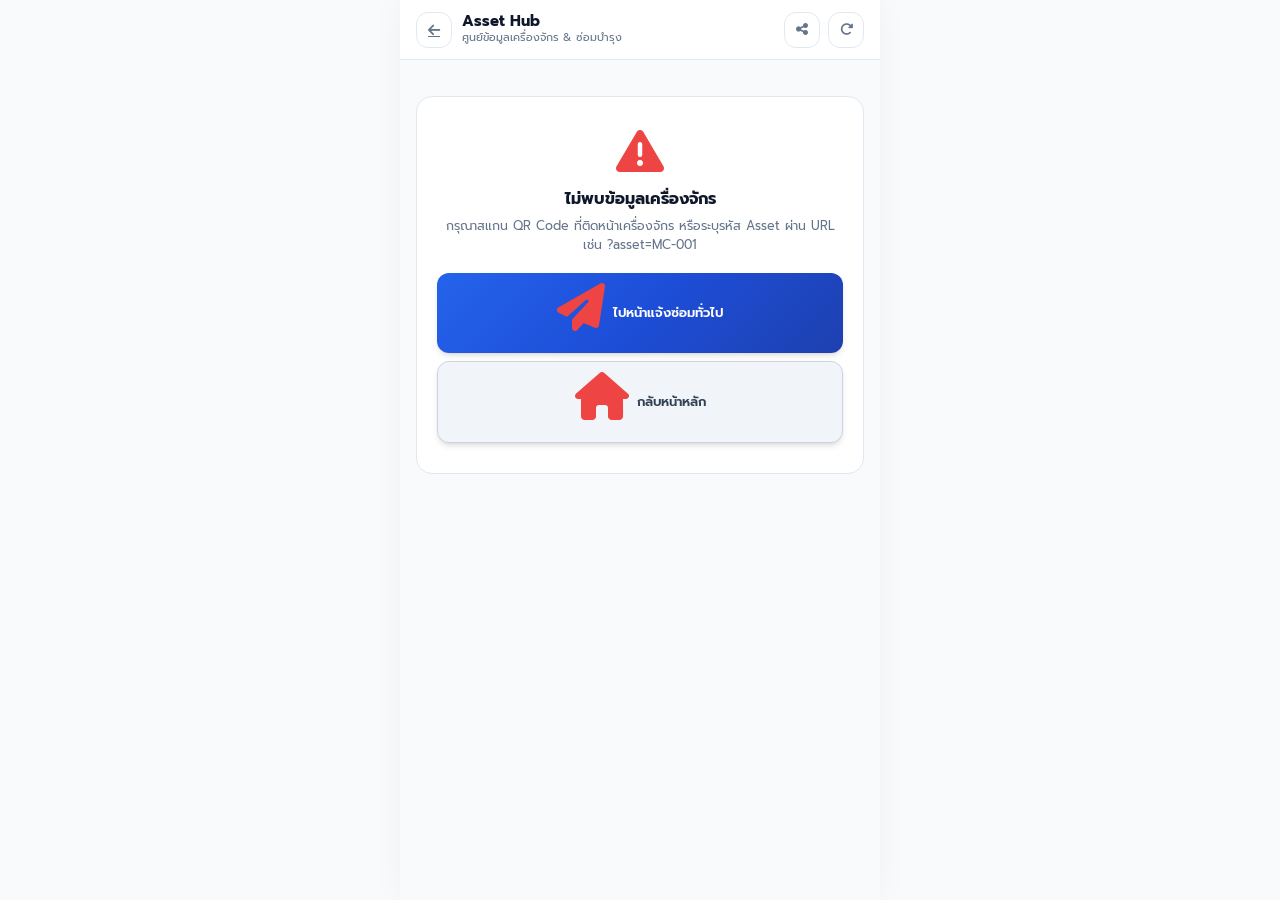
<file: asset.html>
<!DOCTYPE html>
<html lang="th">

<head>
  <meta charset="UTF-8" />
  <link rel="icon" type="image/x-icon" href="favicon.ico" />
  <meta name="viewport" content="width=device-width, initial-scale=1.0" />
  <title>AUT CMMS - ข้อมูลเครื่องจักร & จัดการซ่อมบำรุง</title>

  <!-- Central Stylesheet -->
  <link rel="stylesheet" href="css/style.css" />

  <!-- FontAwesome -->
  <link rel="stylesheet" href="https://cdnjs.cloudflare.com/ajax/libs/font-awesome/6.7.2/css/all.min.css" />

  <!-- LINE LIFF SDK -->
  <script charset="utf-8" src="https://static.line-scdn.net/liff/edge/2/sdk.js"></script>

  <style>
    /* Machine Hero Section */
    .machine-hero {
      position: relative;
      background: linear-gradient(135deg, #1e293b 0%, #0f172a 100%);
      color: white;
      border-radius: var(--radius-lg);
      overflow: hidden;
      margin-bottom: 16px;
      box-shadow: 0 10px 25px -5px rgba(15, 23, 42, 0.35);
      border: 1px solid rgba(255, 255, 255, 0.08);
    }

    .machine-hero-cover {
      width: 100%;
      height: 180px;
      background: #334155;
      position: relative;
      overflow: hidden;
      display: flex;
      align-items: center;
      justify-content: center;
    }

    .machine-hero-cover img {
      width: 100%;
      height: 100%;
      object-fit: cover;
      display: block;
    }

    .machine-cover-fallback {
      display: flex;
      flex-direction: column;
      align-items: center;
      justify-content: center;
      color: #94a3b8;
      gap: 8px;
    }

    .machine-cover-fallback i {
      font-size: 44px;
      color: #64748b;
    }

    .machine-hero-body {
      padding: 16px;
    }

    .machine-code-row {
      display: flex;
      align-items: center;
      justify-content: space-between;
      gap: 8px;
      margin-bottom: 6px;
    }

    .machine-code-tag {
      background: rgba(37, 99, 235, 0.25);
      color: #93c5fd;
      border: 1px solid rgba(147, 197, 253, 0.3);
      padding: 3px 10px;
      border-radius: var(--radius-full);
      font-size: 11px;
      font-weight: 700;
      letter-spacing: 0.5px;
      display: inline-flex;
      align-items: center;
      gap: 5px;
    }

    .machine-name-title {
      font-size: 18px;
      font-weight: 700;
      color: #ffffff;
      line-height: 1.3;
      margin-bottom: 10px;
    }

    .machine-meta-grid {
      display: grid;
      grid-template-columns: 1fr 1fr;
      gap: 10px;
      background: rgba(255, 255, 255, 0.05);
      border-radius: var(--radius-md);
      padding: 10px 12px;
      font-size: 11.5px;
      border: 1px solid rgba(255, 255, 255, 0.05);
    }

    .machine-meta-item {
      display: flex;
      flex-direction: column;
    }

    .machine-meta-label {
      color: #94a3b8;
      font-size: 10px;
      text-transform: uppercase;
      font-weight: 600;
    }

    .machine-meta-val {
      color: #f1f5f9;
      font-weight: 600;
      margin-top: 1px;
      white-space: nowrap;
      overflow: hidden;
      text-overflow: ellipsis;
    }

    /* Status Pills */
    .machine-status-pill {
      display: inline-flex;
      align-items: center;
      gap: 6px;
      font-size: 10.5px;
      font-weight: 700;
      padding: 3px 9px;
      border-radius: 12px;
    }

    .status-operational {
      background: #064e3b;
      color: #6ee7b7;
      border: 1px solid #059669;
    }

    .status-breakdown {
      background: #7f1d1d;
      color: #fca5a5;
      border: 1px solid #dc2626;
      animation: pulseAlert 2s infinite;
    }

    .status-maintenance {
      background: #78350f;
      color: #fde68a;
      border: 1px solid #d97706;
    }

    @keyframes pulseAlert {
      0%, 100% { opacity: 1; }
      50% { opacity: 0.75; }
    }

    /* Action Cards */
    .action-header-title {
      font-size: 13px;
      font-weight: 700;
      color: var(--text-main);
      margin-bottom: 10px;
      display: flex;
      align-items: center;
      gap: 6px;
    }

    .action-card-btn {
      display: flex;
      align-items: center;
      gap: 14px;
      padding: 14px 16px;
      border-radius: var(--radius-lg);
      text-decoration: none;
      margin-bottom: 10px;
      transition: all 0.2s ease;
      position: relative;
      overflow: hidden;
      border: 1.5px solid transparent;
      box-shadow: 0 4px 10px rgba(0, 0, 0, 0.04);
    }

    .action-card-btn:active {
      transform: scale(0.985);
    }

    .action-repair {
      background: linear-gradient(135deg, #ffffff 0%, #fef2f2 100%);
      border-color: #fecaca;
    }

    .action-repair .action-icon-box {
      background: #fee2e2;
      color: #dc2626;
    }

    .action-repair:hover {
      border-color: #ef4444;
      box-shadow: 0 6px 16px rgba(239, 68, 68, 0.12);
    }

    .action-pm {
      background: linear-gradient(135deg, #ffffff 0%, #f0fdf4 100%);
      border-color: #bbf7d0;
    }

    .action-pm .action-icon-box {
      background: #dcfce7;
      color: #16a34a;
    }

    .action-pm:hover {
      border-color: #22c55e;
      box-shadow: 0 6px 16px rgba(34, 197, 94, 0.12);
    }

    .action-history {
      background: linear-gradient(135deg, #ffffff 0%, #eff6ff 100%);
      border-color: #bfdbfe;
    }

    .action-history .action-icon-box {
      background: #dbeafe;
      color: #2563eb;
    }

    .action-history:hover {
      border-color: #3b82f6;
      box-shadow: 0 6px 16px rgba(37, 99, 235, 0.12);
    }

    .action-icon-box {
      width: 44px;
      height: 44px;
      border-radius: var(--radius-md);
      display: flex;
      align-items: center;
      justify-content: center;
      font-size: 20px;
      flex-shrink: 0;
    }

    .action-text-area {
      flex: 1;
      min-width: 0;
    }

    .action-title {
      font-size: 14px;
      font-weight: 700;
      color: var(--text-main);
      display: flex;
      align-items: center;
      gap: 6px;
    }

    .action-desc {
      font-size: 11.5px;
      color: var(--text-muted);
      margin-top: 2px;
      line-height: 1.35;
    }

    .action-arrow {
      color: #94a3b8;
      font-size: 13px;
      flex-shrink: 0;
    }

    /* Active Ticket Warning Card */
    .active-ticket-alert {
      background: #fffbeb;
      border: 1.5px solid #fde68a;
      border-radius: var(--radius-md);
      padding: 12px;
      margin-bottom: 14px;
      display: flex;
      align-items: flex-start;
      gap: 10px;
    }

    .active-ticket-alert i {
      color: #d97706;
      font-size: 18px;
      margin-top: 2px;
      flex-shrink: 0;
    }

    /* Sub-components Accordion */
    .component-card {
      background: white;
      border: 1px solid var(--border-color);
      border-radius: var(--radius-md);
      margin-bottom: 8px;
      padding: 10px 12px;
      display: flex;
      align-items: center;
      justify-content: space-between;
      gap: 10px;
      transition: all 0.15s;
    }

    .component-card:hover {
      border-color: #cbd5e1;
      background: #f8fafc;
    }

    .comp-btn-report {
      font-size: 11px;
      padding: 5px 9px;
      border-radius: 6px;
      border: 1px solid #fecaca;
      background: #fff1f2;
      color: #e11d48;
      text-decoration: none;
      font-weight: 600;
      display: inline-flex;
      align-items: center;
      gap: 4px;
      white-space: nowrap;
    }

    .comp-btn-report:hover {
      background: #ffe4e6;
    }

    /* Empty state */
    .asset-not-found-card {
      background: white;
      border: 1px solid var(--border-color);
      border-radius: var(--radius-lg);
      padding: 30px 20px;
      text-align: center;
      margin-top: 20px;
    }

    .asset-not-found-card i {
      font-size: 48px;
      color: #ef4444;
      margin-bottom: 12px;
    }

    /* Copy Toast */
    #copyToast {
      position: fixed;
      bottom: 24px;
      left: 50%;
      transform: translateX(-50%) translateY(100px);
      background: rgba(15, 23, 42, 0.95);
      color: white;
      padding: 8px 16px;
      border-radius: 20px;
      font-size: 12px;
      font-weight: 500;
      display: flex;
      align-items: center;
      gap: 6px;
      box-shadow: 0 10px 20px rgba(0, 0, 0, 0.2);
      transition: transform 0.25s ease;
      z-index: 100;
      pointer-events: none;
    }

    #copyToast.show {
      transform: translateX(-50%) translateY(0);
    }
  </style>
</head>

<body>

  <!-- =========================================================
       LOADING OVERLAY
  ========================================================== -->
  <div id="loadingOverlay">
    <div class="loading-icon-wrapper">
      <div class="loading-spinner"></div>
      <i class="fa-solid fa-qrcode loading-tool-icon"></i>
    </div>
    <div id="loadingText">กำลังโหลดข้อมูลเครื่องจักร...</div>
    <div id="loadingSubText">กรุณารอสักครู่</div>
    <div class="loading-progress">
      <div class="loading-progress-bar"></div>
    </div>
  </div>

  <!-- Toast Notification -->
  <div id="copyToast">
    <i class="fa-solid fa-circle-check" style="color: #4ade80;"></i>
    <span id="copyToastText">คัดลอกลิงก์สำเร็จ</span>
  </div>

  <!-- =========================================================
       APP CONTAINER
  ========================================================== -->
  <div class="app-container">

    <!-- Header -->
    <header class="app-header">
      <div class="header-brand">
        <a href="index.html" class="header-icon-btn" title="กลับหน้าแรก">
          <i class="fa-solid fa-arrow-left"></i>
        </a>
        <div>
          <h1 class="header-title">Asset Hub</h1>
          <p class="header-subtitle">ศูนย์ข้อมูลเครื่องจักร & ซ่อมบำรุง</p>
        </div>
      </div>
      <div class="header-actions">
        <button class="header-icon-btn" onclick="shareAssetLink()" title="แชร์ / คัดลอกลิงก์ QR">
          <i class="fa-solid fa-share-nodes"></i>
        </button>
        <button class="header-icon-btn" onclick="loadAssetData()" title="รีเฟรชข้อมูล">
          <i class="fa-solid fa-rotate-right"></i>
        </button>
      </div>
    </header>

    <!-- Main Content -->
    <main class="main-content fade-in">

      <!-- View: Asset Found -->
      <div id="assetFoundView" style="display: none;">

        <!-- Active Maintenance Alert (แสดงเมื่อมี Ticket กำลังดำเนินการ) -->
        <div id="activeTicketAlert" class="active-ticket-alert" style="display: none;">
          <i class="fa-solid fa-triangle-exclamation"></i>
          <div style="flex: 1; min-width: 0;">
            <div style="font-size: 12px; font-weight: 700; color: #92400e;">
              มีใบแจ้งซ่อมกำลังดำเนินการ
            </div>
            <div id="activeTicketDesc" style="font-size: 11px; color: #b45309; margin-top: 2px;">
              -
            </div>
            <a id="activeTicketLink" href="tracking.html" style="font-size: 11px; font-weight: 700; color: #b45309; text-decoration: underline; margin-top: 4px; display: inline-block;">
              ดูรายละเอียดใบงาน <i class="fa-solid fa-chevron-right" style="font-size: 9px;"></i>
            </a>
          </div>
        </div>

        <!-- Machine Hero Card -->
        <div class="machine-hero">
          <div class="machine-hero-cover" id="machineCoverBox">
            <div class="machine-cover-fallback">
              <i class="fa-solid fa-gears"></i>
              <span style="font-size: 11px;">AUT Industrial Equipment</span>
            </div>
          </div>
          <div class="machine-hero-body">
            <div class="machine-code-row">
              <div class="machine-code-tag">
                <i class="fa-solid fa-qrcode"></i>
                <span id="assetCodeText">-</span>
              </div>
              <div id="machineStatusPill" class="machine-status-pill status-operational">
                <i class="fa-solid fa-circle" style="font-size: 7px;"></i>
                <span id="machineStatusText">พร้อมใช้งาน</span>
              </div>
            </div>

            <h2 id="assetNameText" class="machine-name-title">-</h2>

            <div class="machine-meta-grid">
              <div class="machine-meta-item">
                <span class="machine-meta-label">แผนก (Department)</span>
                <span id="assetDeptText" class="machine-meta-val">-</span>
              </div>
              <div class="machine-meta-item">
                <span class="machine-meta-label">ตำแหน่ง (Location)</span>
                <span id="assetLocText" class="machine-meta-val">-</span>
              </div>
              <div class="machine-meta-item">
                <span class="machine-meta-label">กลุ่มเครื่อง (Group)</span>
                <span id="assetGroupText" class="machine-meta-val">-</span>
              </div>
              <div class="machine-meta-item">
                <span class="machine-meta-label">ความสำคัญ (Ranking)</span>
                <span id="assetRankText" class="machine-meta-val">-</span>
              </div>
            </div>
          </div>
        </div>

        <!-- Action Cards Grid (ปุ่มหลักในการใช้งาน) -->
        <div class="action-header-title">
          <i class="fa-solid fa-bolt" style="color: var(--primary);"></i>
          <span>เลือกคำสั่งที่ต้องการทำ</span>
        </div>

        <!-- 1. แจ้งซ่อมด่วน -->
        <a id="btnReportRepair" href="create-ticket.html" class="action-card-btn action-repair">
          <div class="action-icon-box">
            <i class="fa-solid fa-wrench"></i>
          </div>
          <div class="action-text-area">
            <div class="action-title" style="color: #991b1b;">
              <span>แจ้งซ่อมเครื่องจักร (Request Repair)</span>
              <span style="background: #fecaca; color: #dc2626; font-size: 9.5px; padding: 1px 6px; border-radius: 4px; font-weight: 800;">BM / CM</span>
            </div>
            <div class="action-desc">
              เครื่องเสีย, ผิดปกติ, หยุดไลน์ผลิต หรือชำรุด ระบบจะกรอกรหัสเครื่องนี้ให้อัตโนมัติ
            </div>
          </div>
          <div class="action-arrow">
            <i class="fa-solid fa-chevron-right"></i>
          </div>
        </a>

        <!-- 2. ตรวจเช็ค / ทำ PM -->
        <a id="btnDoPM" href="technician.html" class="action-card-btn action-pm">
          <div class="action-icon-box">
            <i class="fa-solid fa-calendar-check"></i>
          </div>
          <div class="action-text-area">
            <div class="action-title" style="color: #166534;">
              <span>บันทึกตรวจเช็ค PM (Preventive)</span>
              <span style="background: #bbf7d0; color: #16a34a; font-size: 9.5px; padding: 1px 6px; border-radius: 4px; font-weight: 800;">PM</span>
            </div>
            <div class="action-desc">
              สำหรับช่างบำรุงรักษา ตรวจสอบตามเช็คลิสต์ประจำรอบและบันทึกผล
            </div>
          </div>
          <div class="action-arrow">
            <i class="fa-solid fa-chevron-right"></i>
          </div>
        </a>

        <!-- 3. ดูประวัติการซ่อมบำรุง -->
        <a id="btnHistory" href="tracking.html" class="action-card-btn action-history">
          <div class="action-icon-box">
            <i class="fa-solid fa-clock-rotate-left"></i>
          </div>
          <div class="action-text-area">
            <div class="action-title" style="color: #1e40af;">
              <span>ประวัติการซ่อมบำรุง (Maintenance History)</span>
            </div>
            <div class="action-desc">
              ตรวจสอบประวัติการแจ้งซ่อมที่ผ่านมา การเปลี่ยนอะไหล่ และอาการเสีย
            </div>
          </div>
          <div class="action-arrow">
            <i class="fa-solid fa-chevron-right"></i>
          </div>
        </a>

        <!-- Sub-Components Section (ถ้ามีชิ้นส่วนย่อย) -->
        <div id="componentsSection" style="display: none; margin-top: 18px;">
          <div class="action-header-title">
            <i class="fa-solid fa-puzzle-piece" style="color: #8b5cf6;"></i>
            <span>ชิ้นส่วนและอุปกรณ์ย่อย (Components)</span>
            <span id="componentsCountBadge" style="background: #ede9fe; color: #6d28d9; font-size: 10px; padding: 1px 6px; border-radius: 8px; font-weight: 700;">0</span>
          </div>
          <div id="componentsListContainer"></div>
        </div>

        <!-- Recent Maintenance List -->
        <div id="recentHistorySection" style="margin-top: 20px;">
          <div class="action-header-title">
            <i class="fa-solid fa-list-check" style="color: var(--secondary);"></i>
            <span>ประวัติซ่อมล่าสุดของเครื่องนี้</span>
          </div>
          <div id="recentTicketsContainer">
            <div style="font-size: 12px; color: var(--text-muted); text-align: center; padding: 12px; background: white; border: 1px solid var(--border-color); border-radius: var(--radius-md);">
              กำลังค้นหาประวัติงานซ่อม...
            </div>
          </div>
        </div>

        <!-- QR Code Reference Card -->
        <div style="background: white; border: 1px solid var(--border-color); border-radius: var(--radius-md); padding: 14px; margin-top: 20px; text-align: center;">
          <div style="font-size: 11px; font-weight: 700; color: var(--text-muted); margin-bottom: 6px;">
            <i class="fa-solid fa-qrcode" style="margin-right: 4px;"></i> ลิงก์สำหรับสร้าง QR Code เครื่องนี้
          </div>
          <div id="qrDirectUrlText" style="font-size: 10px; color: #475569; background: #f8fafc; padding: 6px 8px; border-radius: 6px; word-break: break-all; border: 1px dashed #cbd5e1; font-family: monospace;">
            -
          </div>
          <button type="button" onclick="copyQRLink()" class="btn-primary" style="margin-top: 10px; width: 100%; font-size: 12px; padding: 8px 14px; justify-content: center;">
            <i class="fa-regular fa-copy"></i> คัดลอกลิงก์สำหรับใส่ใน Google Sheets
          </button>
        </div>

      </div>

      <!-- View: Asset Not Found / Blank State -->
      <div id="assetNotFoundView" style="display: none;" class="asset-not-found-card">
        <i class="fa-solid fa-triangle-exclamation"></i>
        <h2 style="font-size: 16px; font-weight: 700; color: var(--text-main); margin-bottom: 6px;">ไม่พบข้อมูลเครื่องจักร</h2>
        <p id="assetNotFoundMessage" style="font-size: 12.5px; color: var(--text-muted); line-height: 1.5; margin-bottom: 18px;">
          ไม่พบรหัสเครื่องจักรในระบบ หรืออาจยังไม่ได้ระบุรหัสเครื่องจักรใน URL
        </p>

        <div style="display: flex; flex-direction: column; gap: 8px;">
          <a href="create-ticket.html" class="btn-primary" style="justify-content: center; text-decoration: none; padding: 10px;">
            <i class="fa-solid fa-paper-plane"></i> ไปหน้าแจ้งซ่อมทั่วไป
          </a>
          <a href="index.html" class="btn-primary" style="justify-content: center; text-decoration: none; padding: 10px; background: #f1f5f9; color: #334155; border: 1px solid #cbd5e1;">
            <i class="fa-solid fa-house"></i> กลับหน้าหลัก
          </a>
        </div>
      </div>

    </main>
  </div>

  <!-- Scripts -->
  <script src="js/api.js"></script>
  <script src="js/liff-auth.js"></script>

  <script>
    let currentAssetCode = "";
    let matchedAsset = null;
    let matchedComponents = [];
    let assetTickets = [];

    document.addEventListener("DOMContentLoaded", async function () {
      try {
        await LiffAuth.init({
          requiredAuth: false,
          onReady: (user) => {
            console.log("LIFF Ready in asset.html:", user);
          }
        });

        await loadAssetData();
      } catch (err) {
        console.error("Init Error in asset.html:", err);
        showNotFound("เกิดข้อผิดพลาดในการโหลดระบบ: " + (err.message || err));
      } finally {
        LiffAuth.hideLoading();
      }
    });

    /**
     * ดึง Parameter จาก URL และโหลดข้อมูลเครื่องจักร
     */
    async function loadAssetData() {
      LiffAuth.showLoading("กำลังค้นหาข้อมูลเครื่องจักร...", "กรุณารอสักครู่");

      const params = new URLSearchParams(window.location.search);
      currentAssetCode = (params.get("asset") || params.get("code") || params.get("id") || params.get("machine") || "").trim();

      if (!currentAssetCode) {
        LiffAuth.hideLoading();
        showNotFound("กรุณาสแกน QR Code ที่ติดหน้าเครื่องจักร หรือระบุรหัส Asset ผ่าน URL เช่น ?asset=MC-001");
        return;
      }

      try {
        // 1. ดึง Master Machines จาก API
        const res = await CmmsApi.getMachines();
        let rawAssets = [];
        let rawComponents = [];

        if (res && res.status === "success") {
          rawAssets = res.data?.assets || [];
          rawComponents = res.data?.components || [];
        }

        // ค้นหาเครื่องจักรที่ตรงกับ currentAssetCode
        const upperCode = currentAssetCode.toUpperCase();
        matchedAsset = rawAssets.find(a => 
          (a.assetCode && a.assetCode.toUpperCase() === upperCode) ||
          (a.asset_code && a.asset_code.toUpperCase() === upperCode)
        );

        // หากไม่เจอตรงๆ ลองตรวจว่าเป็นรหัส Component หรือไม่ (ต้องไม่ใช่แถวที่ compCode ซ้ำกับ assetCode)
        if (!matchedAsset) {
          const compMatch = rawComponents.find(c => 
            c.compCode && 
            c.compCode.toUpperCase() === upperCode &&
            c.assetCode &&
            c.assetCode.toUpperCase() !== upperCode
          );
          if (compMatch && compMatch.assetCode) {
            matchedAsset = rawAssets.find(a => 
              (a.assetCode && a.assetCode.toUpperCase() === compMatch.assetCode.toUpperCase()) ||
              (a.asset_code && a.asset_code.toUpperCase() === compMatch.assetCode.toUpperCase())
            );
            if (matchedAsset) {
              currentAssetCode = matchedAsset.assetCode || matchedAsset.asset_code;
            }
          }
        }

        if (!matchedAsset) {
          // หากยังไม่พบข้อมูลใน master แต่มีรหัสที่สแกนมา ให้สร้าง Object จำลองเพื่อให้ผู้ใช้แจ้งซ่อมต่อได้
          matchedAsset = {
            assetCode: currentAssetCode,
            machineName: `เครื่องจักร ${currentAssetCode}`,
            department: "ไม่ระบุแผนก",
            location: "หน้างาน",
            category: "ทั่วไป",
            machine_group: "-",
            ranking: "-",
            image_url: ""
          };
        }

        // ดึงชิ้นส่วนย่อยที่ผูกกับเครื่องนี้ (คัดแถวที่ compCode ซ้ำกับรหัสเครื่องออก)
        matchedComponents = rawComponents.filter(c => 
          (c.assetCode && c.assetCode.toUpperCase() === currentAssetCode.toUpperCase()) &&
          (c.compCode && c.compCode.toUpperCase() !== currentAssetCode.toUpperCase())
        );

        // 2. Render ข้อมูลเครื่องจักร
        renderAssetDetails(matchedAsset, matchedComponents);

        // 3. ดึง Tickets ที่เกี่ยวข้องกับเครื่องนี้เพื่อดูประวัติและสถานะงานค้าง
        fetchAssetTickets(currentAssetCode);

        // แสดง View สำเร็จ
        document.getElementById("assetFoundView").style.display = "block";
        document.getElementById("assetNotFoundView").style.display = "none";

      } catch (err) {
        console.error("Load Machine Error:", err);
        showNotFound("ไม่สามารถดึงข้อมูลเครื่องจักรได้: " + (err.message || err));
      } finally {
        LiffAuth.hideLoading();
      }
    }

    /**
     * Render ข้อมูลเครื่องจักรลงบนหน้าจอ
     */
    function renderAssetDetails(asset, components) {
      const code = asset.assetCode || asset.asset_code || currentAssetCode;
      const name = asset.machineName || asset.asset_name || "เครื่องจักรทั่วไป";
      const dept = asset.department || asset.dept || "-";
      const loc = asset.location || "-";
      const group = asset.machine_group || asset.category || "-";
      const rank = asset.ranking ? `Rank ${asset.ranking}` : "-";

      document.getElementById("assetCodeText").textContent = code;
      document.getElementById("assetNameText").textContent = name;
      document.getElementById("assetDeptText").textContent = dept;
      document.getElementById("assetLocText").textContent = loc;
      document.getElementById("assetGroupText").textContent = group;
      document.getElementById("assetRankText").textContent = rank;

      // Machine Cover Image
      const coverBox = document.getElementById("machineCoverBox");
      if (asset.image_url && asset.image_url.trim()) {
        coverBox.innerHTML = `<img src="${asset.image_url}" alt="${code}" onerror="this.onerror=null; this.parentElement.innerHTML='<div class=\\'machine-cover-fallback\\'><i class=\\'fa-solid fa-gears\\'></i><span>${code}</span></div>';" />`;
      } else {
        coverBox.innerHTML = `
          <div class="machine-cover-fallback">
            <i class="fa-solid fa-industry"></i>
            <span style="font-size: 11px; font-weight: 600;">${code}</span>
          </div>
        `;
      }

      // Configure Action URLs
      const btnReport = document.getElementById("btnReportRepair");
      const btnPM = document.getElementById("btnDoPM");
      const btnHistory = document.getElementById("btnHistory");

      if (btnReport) btnReport.href = `create-ticket.html?asset=${encodeURIComponent(code)}`;
      if (btnPM) btnPM.href = `technician.html?asset=${encodeURIComponent(code)}&filter=pm`;
      if (btnHistory) btnHistory.href = `tracking.html?asset=${encodeURIComponent(code)}`;

      // Render Components (ถ้ามี)
      const compSection = document.getElementById("componentsSection");
      const compContainer = document.getElementById("componentsListContainer");
      const compBadge = document.getElementById("componentsCountBadge");

      if (components && components.length > 0) {
        compSection.style.display = "block";
        compBadge.textContent = components.length;

        let compHtml = "";
        components.forEach(c => {
          const compCode = c.compCode || "-";
          const compName = c.compName || c.description || compCode;
          compHtml += `
            <div class="component-card">
              <div>
                <div style="font-size: 12px; font-weight: 700; color: var(--text-main);">
                  ${compCode}
                </div>
                <div style="font-size: 11px; color: var(--text-muted); margin-top: 1px;">
                  ${compName}
                </div>
              </div>
              <a href="create-ticket.html?asset=${encodeURIComponent(code)}&comp=${encodeURIComponent(compCode)}" class="comp-btn-report" title="แจ้งซ่อมชิ้นส่วนนี้">
                <i class="fa-solid fa-wrench"></i> แจ้งซ่อมจุดนี้
              </a>
            </div>
          `;
        });
        compContainer.innerHTML = compHtml;
      } else {
        compSection.style.display = "none";
      }

      // Set Direct QR Link Display
      const qrUrl = getCanonicalAssetUrl(code);
      const qrTextEl = document.getElementById("qrDirectUrlText");
      if (qrTextEl) qrTextEl.textContent = qrUrl;
    }

    /**
     * ดึงประวัติการแจ้งซ่อมของเครื่องนี้
     */
    async function fetchAssetTickets(assetCode) {
      try {
        const res = await CmmsApi.getTickets("", "");
        let tickets = [];
        if (res && res.status === "success" && Array.isArray(res.data)) {
          tickets = res.data;
        } else if (Array.isArray(res)) {
          tickets = res;
        }

        const upper = assetCode.toUpperCase();
        assetTickets = tickets.filter(t => {
          const tCode = (t.assetCode || t.machineName || "").toUpperCase();
          return tCode === upper || tCode.includes(upper);
        });

        // 1. ตรวจสอบว่ามีใบงานที่กำลังซ่อมค้างอยู่หรือไม่ (Breakdown / In Progress)
        const activeTicket = assetTickets.find(t => {
          const s = (t.status || t.Status || "").toLowerCase();
          const reqS = (t.requestStatus || "").toLowerCase();
          return s.includes("prog") || s.includes("กำลัง") || s.includes("ซ่อม") || s.includes("wait") || s.includes("รออะไหล่") || s.includes("pending") || reqS === "pending assignment";
        });

        const statusPill = document.getElementById("machineStatusPill");
        const statusText = document.getElementById("machineStatusText");
        const activeAlert = document.getElementById("activeTicketAlert");
        const activeDesc = document.getElementById("activeTicketDesc");
        const activeLink = document.getElementById("activeTicketLink");

        if (activeTicket) {
          statusPill.className = "machine-status-pill status-breakdown";
          statusText.textContent = "อยู่ระหว่างซ่อม";

          if (activeAlert && activeDesc) {
            const ticketNo = activeTicket.ticketNo || activeTicket.requestCode || activeTicket.id || "TICKET";
            const symptom = activeTicket.symptom || activeTicket.description || "ไม่ระบุอาการ";
            activeDesc.textContent = `ใบงาน #${ticketNo}: ${symptom}`;
            activeLink.href = `tracking.html?ticket=${encodeURIComponent(ticketNo)}`;
            activeAlert.style.display = "flex";
          }
        } else {
          statusPill.className = "machine-status-pill status-operational";
          statusText.textContent = "พร้อมใช้งาน";
          if (activeAlert) activeAlert.style.display = "none";
        }

        // 2. Render ประวัติ 3 รายการล่าสุด
        renderRecentTickets(assetTickets);

      } catch (e) {
        console.warn("Could not fetch asset tickets history:", e);
        const container = document.getElementById("recentTicketsContainer");
        if (container) {
          container.innerHTML = `
            <div style="font-size: 11px; color: var(--text-muted); text-align: center; padding: 10px;">
              ไม่สามารถดึงข้อมูลประวัติย้อนหลังได้
            </div>
          `;
        }
      }
    }

    /**
     * Render ประวัติงานซ่อมย้อนหลัง
     */
    function renderRecentTickets(tickets) {
      const container = document.getElementById("recentTicketsContainer");
      if (!container) return;

      if (!tickets || tickets.length === 0) {
        container.innerHTML = `
          <div style="font-size: 12px; color: var(--text-muted); text-align: center; padding: 14px; background: white; border: 1px solid var(--border-color); border-radius: var(--radius-md);">
            <i class="fa-solid fa-check-circle" style="color: #10b981; margin-right: 4px;"></i>
            ไม่มีประวัติการแจ้งซ่อมค้างสำหรับเครื่องจักรนี้
          </div>
        `;
        return;
      }

      const topRecent = tickets.slice(0, 3);
      let html = "";

      topRecent.forEach(t => {
        const ticketNo = t.ticketNo || t.requestCode || t.id || "TICKET";
        const symptom = t.symptom || t.description || "-";
        const date = t.date || t.createdAt || "";
        const status = t.status || t.Status || "Pending";

        let badgeClass = "badge-pending";
        const s = status.toLowerCase();
        if (s.includes("กำลัง") || s.includes("prog")) badgeClass = "badge-progress";
        else if (s.includes("รอ") && s.includes("อะไหล่")) badgeClass = "badge-waiting";
        else if (s.includes("เสร็จ") || s.includes("comp") || s.includes("ปิดงาน")) badgeClass = "badge-completed";
        else if (s.includes("ยกเลิก") || s.includes("reject")) badgeClass = "badge-rejected";

        html += `
          <div class="ticket-card" style="margin-bottom: 8px;" onclick="window.location.href='tracking.html?ticket=${encodeURIComponent(ticketNo)}'">
            <div class="ticket-header">
              <span class="ticket-no">#${ticketNo}</span>
              <span class="badge ${badgeClass}">${status}</span>
            </div>
            <div class="ticket-body" style="padding: 6px 0;">
              <div style="font-size: 12px; font-weight: 600; color: var(--text-main); line-height: 1.35;">
                ${symptom}
              </div>
            </div>
            <div class="ticket-footer" style="padding-top: 6px;">
              <span><i class="fa-regular fa-clock" style="margin-right: 3px;"></i>${date}</span>
              <span style="color: var(--primary); font-weight: 600;">ดูใบงาน <i class="fa-solid fa-chevron-right" style="font-size: 9px;"></i></span>
            </div>
          </div>
        `;
      });

      container.innerHTML = html;
    }

    /**
     * คำนวณ Canonical URL สำหรับใช้สร้าง QR Code
     */
    function getCanonicalAssetUrl(code) {
      const LIFF_ID = "2011076529-EKhCiseU";
      // หากรันใน LINE LIFF สามารถใช้ LIFF URL ได้
      return `https://liff.line.me/${LIFF_ID}/asset.html?asset=${encodeURIComponent(code)}`;
    }

    function copyQRLink() {
      const url = getCanonicalAssetUrl(currentAssetCode);
      if (navigator.clipboard && navigator.clipboard.writeText) {
        navigator.clipboard.writeText(url).then(() => {
          showToast("คัดลอกลิงก์สร้าง QR Code สำเร็จ!");
        }).catch(() => {
          prompt("คัดลอกลิงก์สำหรับใส่ใน Google Sheets:", url);
        });
      } else {
        prompt("คัดลอกลิงก์สำหรับใส่ใน Google Sheets:", url);
      }
    }

    function shareAssetLink() {
      const url = getCanonicalAssetUrl(currentAssetCode);
      const title = `AUT CMMS - เครื่องจักร ${currentAssetCode}`;
      if (navigator.share) {
        navigator.share({
          title: title,
          text: `ข้อมูลและลิงก์แจ้งซ่อมเครื่องจักร ${currentAssetCode}`,
          url: url
        }).catch(() => {});
      } else {
        copyQRLink();
      }
    }

    function showToast(msg) {
      const toast = document.getElementById("copyToast");
      const text = document.getElementById("copyToastText");
      if (!toast) return;
      if (text) text.textContent = msg;
      toast.classList.add("show");
      setTimeout(() => {
        toast.classList.remove("show");
      }, 2500);
    }

    function showNotFound(msg) {
      document.getElementById("assetFoundView").style.display = "none";
      const notFoundView = document.getElementById("assetNotFoundView");
      const msgEl = document.getElementById("assetNotFoundMessage");
      if (msgEl && msg) msgEl.textContent = msg;
      notFoundView.style.display = "block";
    }
  </script>
</body>

</html>
</file>
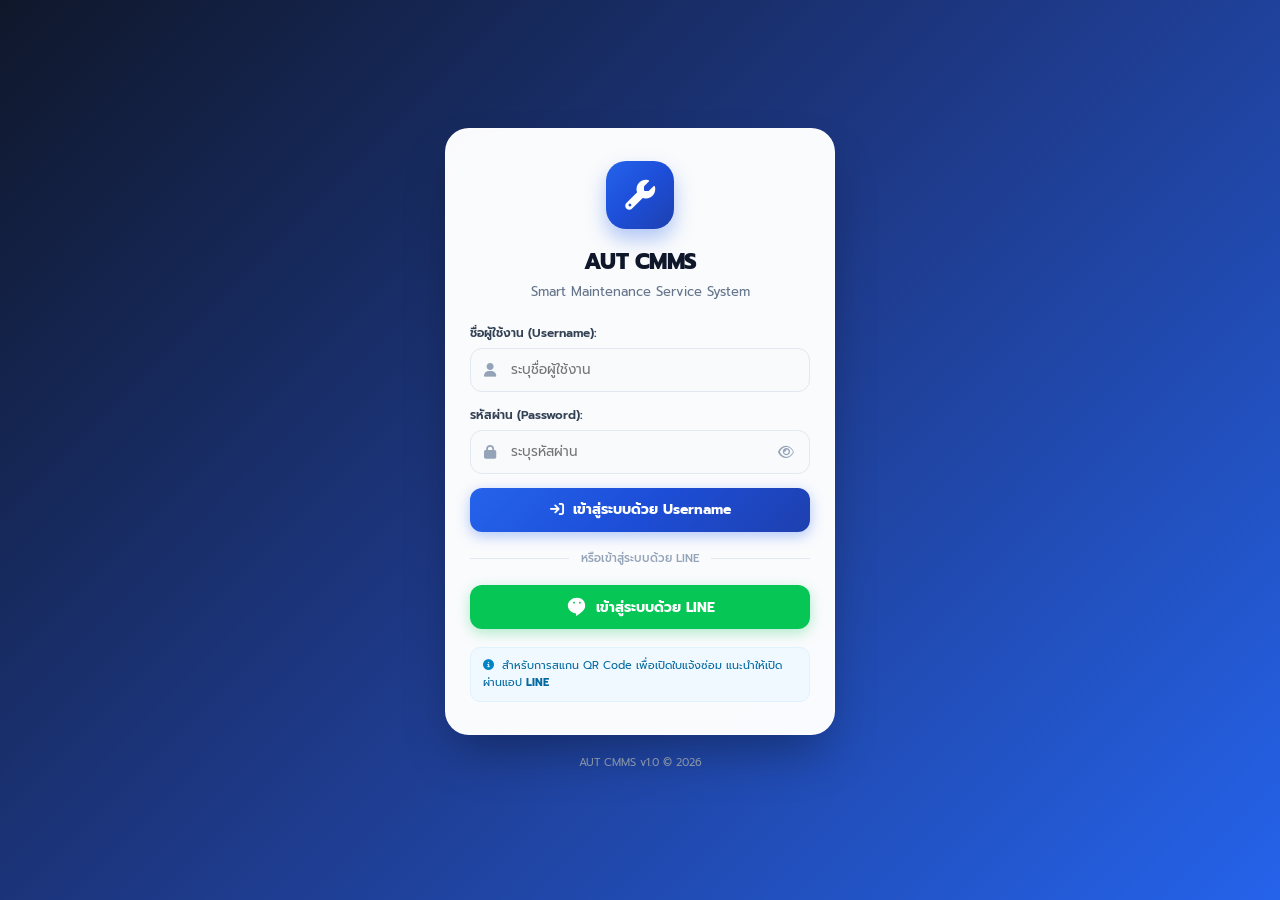
<file: create-ticket.html>
<!DOCTYPE html>
<html lang="th">
<head>
  <meta charset="UTF-8" />
  <link rel="icon" type="image/x-icon" href="favicon.ico" />
  <meta name="viewport" content="width=device-width, initial-scale=1.0" />
  <title>AUT CMMS - แจ้งซ่อม</title>

  <!-- Central Stylesheet -->
  <link rel="stylesheet" href="css/style.css" />

  <!-- FontAwesome -->
  <link rel="stylesheet" href="https://cdnjs.cloudflare.com/ajax/libs/font-awesome/6.7.2/css/all.min.css" />

  <!-- LINE LIFF SDK -->
  <script charset="utf-8" src="https://static.line-scdn.net/liff/edge/2/sdk.js"></script>

  <style>
    /* Machine Status & Type Selector */
    .machine-status-grid {
      display: grid;
      grid-template-columns: 1fr 1fr;
      gap: 10px;
      margin-bottom: 8px;
    }
    .status-choice-card {
      position: relative;
      border-radius: var(--radius-md);
      border: 2px solid #e2e8f0;
      background: #ffffff;
      padding: 10px;
      cursor: pointer;
      transition: all 0.2s ease;
      display: block;
      user-select: none;
    }
    .status-choice-card:hover {
      border-color: #cbd5e1;
      transform: translateY(-1px);
    }
    .status-choice-card input {
      position: absolute;
      opacity: 0;
      pointer-events: none;
    }
    .status-choice-content {
      display: flex;
      align-items: center;
      gap: 8px;
    }
    .status-icon-box {
      width: 34px;
      height: 34px;
      border-radius: var(--radius-sm);
      display: flex;
      align-items: center;
      justify-content: center;
      font-size: 15px;
      flex-shrink: 0;
      transition: all 0.2s;
    }
    .status-icon-box.bm-icon {
      background: #fee2e2;
      color: #dc2626;
    }
    .status-icon-box.cm-icon {
      background: #eff6ff;
      color: #2563eb;
    }
    .status-text-box {
      flex: 1;
      min-width: 0;
    }
    .status-title {
      font-size: 12px;
      font-weight: 700;
      display: flex;
      align-items: center;
      gap: 5px;
    }
    .status-title.bm-title { color: #991b1b; }
    .status-title.cm-title { color: #1e40af; }
    .status-code-tag {
      font-size: 9.5px;
      font-weight: 800;
      padding: 1px 5px;
      border-radius: 4px;
    }
    .status-code-tag.bm-tag { background: #fecaca; color: #dc2626; }
    .status-code-tag.cm-tag { background: #dbeafe; color: #1d4ed8; }
    .status-subtitle {
      font-size: 10px;
      color: var(--text-muted);
      margin-top: 2px;
      line-height: 1.2;
    }

    /* Active States */
    .status-choice-card:has(input:checked).bm-choice {
      border-color: #ef4444;
      background: #fff5f5;
      box-shadow: 0 0 0 2px rgba(239, 68, 68, 0.15);
    }
    .status-choice-card:has(input:checked).cm-choice {
      border-color: #3b82f6;
      background: #f0f7ff;
      box-shadow: 0 0 0 2px rgba(59, 130, 246, 0.15);
    }

    .status-advice {
      border-radius: var(--radius-sm);
      padding: 9px 12px;
      display: flex;
      align-items: flex-start;
      gap: 8px;
      font-size: 11.5px;
      transition: all 0.25s ease;
    }
    .status-advice.advice-bm {
      background: #fef2f2;
      border: 1px solid #fecaca;
      color: #991b1b;
    }
    .status-advice.advice-bm i {
      color: #dc2626;
      font-size: 14px;
      margin-top: 2px;
    }
    .status-advice.advice-cm {
      background: #f0fdf4;
      border: 1px solid #bbf7d0;
      color: #166534;
    }
    .status-advice.advice-cm i {
      color: #16a34a;
      font-size: 14px;
      margin-top: 2px;
    }
    .asset-pulse-guidance {
      animation: pulseAttention 1.5s infinite alternate;
    }
    @keyframes pulseAttention {
      0% { box-shadow: 0 0 0 0 rgba(239, 68, 68, 0.35); }
      100% { box-shadow: 0 0 0 5px rgba(239, 68, 68, 0); }
    }

    .scanner-btn {
      position: absolute;
      right: 6px;
      top: 50%;
      transform: translateY(-50%);
      width: 32px;
      height: 32px;
      border-radius: var(--radius-sm);
      border: none;
      background: #e2e8f0;
      color: #475569;
      display: flex;
      align-items: center;
      justify-content: center;
      cursor: pointer;
    }

    .scanner-btn:active {
      background: #cbd5e1;
    }

    .success-card {
      background: #f0fdf4;
      border: 1px solid #bbf7d0;
      border-radius: var(--radius-lg);
      padding: 20px;
      text-align: center;
      margin-bottom: 16px;
    }
  </style>
</head>
<body>

  <!-- Loading Overlay -->
  <div id="loadingOverlay">
    <div class="loading-icon-wrapper">
      <div class="loading-spinner"></div>
      <i class="fa-solid fa-paper-plane loading-tool-icon"></i>
    </div>
    <div id="loadingText">กำลังเตรียมข้อมูล...</div>
    <div id="loadingSubText">กรุณารอสักครู่</div>
    <div class="loading-progress">
      <div class="loading-progress-bar"></div>
    </div>
  </div>

  <!-- App Container -->
  <div class="app-container">

    <!-- Header -->
    <header class="app-header">
      <div class="header-brand">
        <a href="index.html" class="header-icon-btn" style="text-decoration: none;" title="กลับ">
          <i class="fa-solid fa-arrow-left"></i>
        </a>
        <div>
          <h1 class="header-title">แจ้งซ่อม</h1>
          <p class="header-subtitle">แบบฟอร์มบันทึกแจ้งซ่อมเครื่องจักร</p>
        </div>
      </div>
      <div class="header-actions">
        <a href="tracking.html" class="header-icon-btn" title="ติดตามงาน">
          <i class="fa-solid fa-list-check"></i>
        </a>
      </div>
    </header>

    <!-- Main Content -->
    <main class="main-content fade-in">

      <!-- Success Result Box (Hidden by default) -->
      <div id="successResult" style="display: none;" class="success-card">
        <div style="width: 52px; height: 52px; border-radius: 50%; background: #dcfce7; color: #16a34a; display: flex; align-items: center; justify-content: center; margin: 0 auto 12px; font-size: 24px;">
          <i class="fa-solid fa-check"></i>
        </div>
        <h2 style="font-size: 16px; font-weight: 700; color: #15803d; margin-bottom: 4px;">แจ้งซ่อมสำเร็จ</h2>
        <p id="successMessage" style="font-size: 12px; color: #166534;">ระบบได้บันทึกข้อมูลเรียบร้อยแล้ว</p>
        
        <div style="background: white; border: 1px solid #bbf7d0; border-radius: var(--radius-md); padding: 12px; margin: 16px 0;">
          <div style="font-size: 10px; font-weight: 700; color: var(--text-muted); text-transform: uppercase;">Ticket Number</div>
          <div id="ticketNo" style="font-size: 22px; font-weight: 800; color: var(--primary); margin-top: 2px;">-</div>
        </div>

        <div style="display: flex; gap: 8px;">
          <button onclick="resetForNewTicket()" class="btn-primary" style="flex: 1; font-size: 12px; padding: 10px; background: #e2e8f0; color: #334155;">
            <i class="fa-solid fa-plus"></i> แจ้งงานเพิ่ม
          </button>
          <a href="tracking.html" class="btn-primary" style="flex: 1; font-size: 12px; padding: 10px; text-decoration: none;">
            <i class="fa-solid fa-list-check"></i> ติดตามงาน
          </a>
        </div>
      </div>

      <!-- Scanned Asset Info Banner (แสดงเมื่อส่งค่าจาก QR Code) -->
      <div id="scannedAssetBanner" style="display: none; background: linear-gradient(135deg, #eff6ff 0%, #dbeafe 100%); border: 1.5px solid #bfdbfe; border-radius: var(--radius-md); padding: 10px 14px; margin-bottom: 12px; align-items: center; justify-content: space-between; gap: 8px;">
        <div style="display: flex; align-items: center; gap: 10px;">
          <div style="width: 32px; height: 32px; border-radius: 8px; background: #2563eb; color: white; display: flex; align-items: center; justify-content: center; font-size: 15px; flex-shrink: 0;">
            <i class="fa-solid fa-qrcode"></i>
          </div>
          <div style="min-width: 0;">
            <div style="font-size: 10px; color: #1e40af; font-weight: 700; text-transform: uppercase; letter-spacing: 0.3px;">ข้อมูลเครื่องจักรจาก QR Code</div>
            <div id="scannedAssetTitle" style="font-size: 13px; font-weight: 700; color: #1e3a8a; white-space: nowrap; overflow: hidden; text-overflow: ellipsis;">-</div>
          </div>
        </div>
        <a id="scannedAssetHubLink" href="asset.html" style="font-size: 11px; color: #2563eb; font-weight: 700; text-decoration: none; flex-shrink: 0; background: white; padding: 4px 8px; border-radius: 6px; border: 1px solid #bfdbfe;">
          ดูเครื่อง <i class="fa-solid fa-chevron-right" style="font-size: 9px;"></i>
        </a>
      </div>

      <!-- Request Form Card -->
      <div id="formCard" class="card">
        <form id="requestForm" onsubmit="handleRequestSubmit(event)">

          <!-- Asset Code -->
          <div class="form-group">
            <label class="form-label">
              Asset Code (รหัสเครื่องจักร) <span class="required">*</span>
            </label>
            <div style="position: relative;">
              <input
                type="text"
                id="reqAsset"
                required
                placeholder="เช่น FA-CR001 หรือสแกน QR"
                list="req-asset-list"
                oninput="onAssetInput(this.value)"
                class="form-input"
                style="padding-right: 42px;"
              />
              <datalist id="req-asset-list"></datalist>
              <button type="button" onclick="scanQR('reqAsset')" class="scanner-btn" title="สแกน QR Code">
                <i class="fa-solid fa-qrcode"></i>
              </button>
            </div>
            <!-- Guidance Tip on Asset Selected -->
            <div id="assetGuidanceTip" style="display: none; margin-top: 6px; padding: 7px 10px; border-radius: var(--radius-sm); background: #fefce8; border: 1px solid #fef08a; font-size: 11px; color: #854d0e;">
              <i class="fa-solid fa-lightbulb" style="color: #ca8a04; margin-right: 4px;"></i>
              <span>ข้อแนะนำ: หากเครื่องนี้ <strong>หยุดทำงาน/หยุดไลน์ผลิต</strong> โปรดเลือก <strong>"เครื่องหยุดทำงาน (BM)"</strong> เพื่อบันทึก Downtime</span>
            </div>
          </div>

          <!-- Component Code -->
          <div class="form-group">
            <label class="form-label">
              Component Code (รหัสชิ้นส่วน)
            </label>
            <div style="position: relative;">
              <input
                type="text"
                id="reqComp"
                placeholder="เช่น FA-CR001-MT01"
                list="req-component-list"
                onchange="onComponentChange(this.value)"
                oninput="onComponentChange(this.value)"
                class="form-input"
                style="padding-right: 42px;"
              />
              <datalist id="req-component-list"></datalist>
              <button type="button" onclick="scanQR('reqComp')" class="scanner-btn" title="สแกน QR Code">
                <i class="fa-solid fa-qrcode"></i>
              </button>
            </div>
          </div>

          <!-- Department & Location Grid -->
          <div style="display: grid; grid-template-columns: 1fr 1fr; gap: 10px; margin-bottom: 14px;">
            <div>
              <label class="form-label">แผนก (Department)</label>
              <input type="text" id="reqDept" placeholder="เช่น PP, MT" list="req-dept-list" class="form-input" />
              <datalist id="req-dept-list"></datalist>
            </div>
            <div>
              <label class="form-label">สถานที่ (Location)</label>
              <input type="text" id="reqLoc" placeholder="เช่น Factory 1" list="req-loc-list" class="form-input" />
              <datalist id="req-loc-list"></datalist>
            </div>
          </div>

          <!-- Machine Running Status & Type Selector -->
          <div class="form-group" id="machineStatusSection">
            <div style="display: flex; align-items: center; justify-content: space-between; margin-bottom: 6px;">
              <label class="form-label" style="margin-bottom: 0;">
                สถานะเครื่องจักรขณะนี้ <span class="required">*</span>
              </label>
              <span id="machineStatusBadge" style="font-size: 10.5px; font-weight: 700; padding: 2px 8px; border-radius: 20px; background: #eff6ff; color: #1d4ed8;">
                <i class="fa-solid fa-wrench"></i> เครื่องยังทำงานอยู่ (CM)
              </span>
            </div>

            <div class="machine-status-grid">
              <!-- BM Card: Machine Stopped -->
              <label class="status-choice-card bm-choice" id="choiceCardBM">
                <input type="radio" name="reqType" id="reqTypeBM" value="BM" onchange="onReqTypeChange('BM')" />
                <div class="status-choice-content">
                  <div class="status-icon-box bm-icon">
                    <i class="fa-solid fa-triangle-exclamation"></i>
                  </div>
                  <div class="status-text-box">
                    <div class="status-title bm-title">
                      เครื่องหยุดทำงาน
                      <span class="status-code-tag bm-tag">BM</span>
                    </div>
                    <div class="status-subtitle">
                      หยุดเดิน / ผลิตไม่ได้ / ฉุกเฉิน
                    </div>
                  </div>
                </div>
              </label>

              <!-- CM Card: Machine Running -->
              <label class="status-choice-card cm-choice" id="choiceCardCM">
                <input type="radio" name="reqType" id="reqTypeCM" value="CM" checked onchange="onReqTypeChange('CM')" />
                <div class="status-choice-content">
                  <div class="status-icon-box cm-icon">
                    <i class="fa-solid fa-wrench"></i>
                  </div>
                  <div class="status-text-box">
                    <div class="status-title cm-title">
                      เครื่องยังทำงานอยู่
                      <span class="status-code-tag cm-tag">CM</span>
                    </div>
                    <div class="status-subtitle">
                      เดินเครื่องได้ / รั่วซึม / เสียงดัง
                    </div>
                  </div>
                </div>
              </label>
            </div>

            <!-- Dynamic Advice / Warning Banner -->
            <div id="statusAdviceBox" class="status-advice advice-cm">
              <i id="adviceIcon" class="fa-solid fa-circle-check"></i>
              <div id="adviceText" style="flex: 1; font-size: 11.5px; line-height: 1.4;">
                <strong>แจ้งซ่อมทั่วไป (CM):</strong> เครื่องยังเดินเครื่องผลิตได้ มีอาการชำรุดเล็กน้อย ช่างจะเข้าตรวจสอบตามคิวงานปกติ (ไม่บันทึก Downtime เครื่องหยุด)
              </div>
            </div>
          </div>

          <!-- Priority (Hidden default) -->
          <input type="hidden" id="reqPriority" value="Normal" />

          <!-- Description -->
          <div class="form-group">
            <label class="form-label">
              รายละเอียดปัญหา / อาการเสีย <span class="required">*</span>
            </label>
            <textarea
              id="reqDesc"
              required
              rows="3"
              placeholder="ระบุอาการเสีย หรือปัญหาที่พบ..."
              class="form-textarea"
            ></textarea>
          </div>

          <!-- Image Upload -->
          <div class="form-group">
            <label class="form-label">
              <i class="fa-solid fa-camera" style="margin-right: 4px;"></i> รูปภาพประกอบ (ถ้ามี)
            </label>
            <input
              type="file"
              id="reqImageFile"
              accept="image/*"
              capture="environment"
              class="form-input"
              style="padding: 7px 10px; font-size: 11.5px; background: #f8fafc;"
            />
          </div>

          <!-- Submit Button -->
          <button type="submit" id="submitBtn" class="btn-primary" style="margin-top: 8px;">
            <i class="fa-solid fa-paper-plane"></i> ส่งแจ้งซ่อม
          </button>
        </form>
      </div>

    </main>

    <!-- Bottom Nav -->
    <nav class="bottom-nav">
      <a href="index.html" class="nav-item">
        <i class="fa-solid fa-house"></i>
        <span>หน้าหลัก</span>
      </a>

      <a href="tracking.html" class="nav-item">
        <i class="fa-solid fa-list-check"></i>
        <span>ติดตามงาน</span>
      </a>

      <a href="create-ticket.html" class="nav-item-highlight active" title="แจ้งซ่อม">
        <i class="fa-solid fa-plus"></i>
      </a>

      <a href="tracking.html?filter=history" class="nav-item">
        <i class="fa-solid fa-clock-rotate-left"></i>
        <span>ประวัติ</span>
      </a>

      <a href="profile.html" class="nav-item">
        <i class="fa-solid fa-user"></i>
        <span>โปรไฟล์</span>
      </a>
    </nav>

  </div>

  <!-- Shared Scripts -->
  <script src="js/image-compressor.js"></script>
  <script src="js/liff-auth.js"></script>
  <script src="js/api.js"></script>

  <script>
    let rawAssets = [];
    let rawComponents = [];
    let rawDepartments = [];
    let rawLocations = [];
    let activeUser = null;

    window.addEventListener("load", async () => {
      LiffAuth.showLoading("กำลังเชื่อมต่อระบบ...", "กรุณารอสักครู่");

      try {
        activeUser = await LiffAuth.init({
          requiredAuth: true,
          onReady: (user) => {
            if (!user || !user.isLoggedIn || !user.userId) {
              window.location.href = "login.html";
              return;
            }
          }
        });

        if (!activeUser || !activeUser.isLoggedIn || !activeUser.userId) {
          window.location.href = "login.html";
          return;
        }

        await loadMachineData();
        checkUrlParams();
      } catch (err) {
        console.error("Init Error:", err);
      } finally {
        LiffAuth.hideLoading();
      }
    });

    function checkUrlParams() {
      const params = new URLSearchParams(window.location.search);
      const assetParam = (params.get("asset") || params.get("code") || params.get("machine") || params.get("id") || "").trim();
      const compParam = (params.get("comp") || params.get("component") || "").trim();
      const typeParam = (params.get("type") || params.get("reqType") || "").trim();

      if (assetParam) {
        const assetInput = document.getElementById("reqAsset");
        if (assetInput) {
          assetInput.value = assetParam;
          onAssetInput(assetParam);
        }

        // อัปเดตข้อความบนแบนเนอร์ QR Code
        const banner = document.getElementById("scannedAssetBanner");
        const title = document.getElementById("scannedAssetTitle");
        const hubLink = document.getElementById("scannedAssetHubLink");
        if (banner && title) {
          const upper = assetParam.toUpperCase();
          const matched = rawAssets.find(a => 
            (a.assetCode && a.assetCode.toUpperCase() === upper) ||
            (a.asset_code && a.asset_code.toUpperCase() === upper)
          );
          const mName = matched ? (matched.machineName || matched.asset_name || "") : "";
          title.textContent = mName ? `${assetParam} - ${mName}` : assetParam;
          if (hubLink) hubLink.href = `asset.html?asset=${encodeURIComponent(assetParam)}`;
          banner.style.display = "flex";
        }
      }

      if (compParam) {
        const compInput = document.getElementById("reqComp");
        if (compInput) {
          compInput.value = compParam;
        }
      }

      if (typeParam) {
        const upperType = typeParam.toUpperCase();
        const radio = document.querySelector(`input[name="reqType"][value="${upperType}"]`);
        if (radio) {
          radio.checked = true;
          if (typeof onReqTypeChange === "function") {
            onReqTypeChange(upperType);
          }
        }
      }
    }

    // Helper ตรวจสอบว่าเป็นรหัสชิ้นส่วนย่อย (Component Code ต้องมี >= 3 ส่วน เช่น FA-AR001-CC01)
    // รหัสเครื่องจักรหลักจะมี 2 ส่วน (เช่น FA-AR001, MC-OV001) ห้ามตัดเหลือแค่หมวดหมู่ (เช่น FA, MC) เด็ดขาด
    function isSubComponentCode(code) {
      if (!code) return false;
      const parts = String(code).trim().split("-").filter(Boolean);
      return parts.length >= 3;
    }

    function extractParentAssetCode(code) {
      if (!code) return "";
      const clean = String(code).trim();
      const parts = clean.split("-").filter(Boolean);
      if (parts.length >= 3) {
        return `${parts[0]}-${parts[1]}`;
      }
      return clean;
    }

    async function loadMachineData() {
      try {
        const json = await CmmsApi.getMachines();

        if (json && json.status === "success") {
          const fetchedAssets = json.data?.assets || [];
          const fetchedComponents = json.data?.components || [];
          rawDepartments = json.data?.departments || [];
          rawLocations = json.data?.locations || [];

          const assetMap = new Map();
          fetchedAssets.forEach(a => {
            const code = String(a.assetCode || a.asset_code || "").trim();
            if (code) assetMap.set(code.toUpperCase(), a);
          });

          // ป้องกันกรณี API ส่งรหัสเครื่องจักรหลัก (2 ส่วน เช่น FA-AR001) ติดมาใน components
          const validComponents = [];
          fetchedComponents.forEach(c => {
            const compCode = String(c.compCode || c.component_code || "").trim();
            if (!compCode) return;

            if (!isSubComponentCode(compCode)) {
              // เป็นรหัสเครื่องจักรหลัก (เช่น FA-AR001) -> ย้ายเข้า rawAssets หากยังไม่มี
              const upper = compCode.toUpperCase();
              if (!assetMap.has(upper)) {
                assetMap.set(upper, {
                  assetCode: compCode,
                  asset_code: compCode,
                  machineName: c.compName || c.component_name || compCode,
                  asset_name: c.compName || c.component_name || compCode,
                  department: "",
                  location: ""
                });
              }
            } else {
              const parentCode = extractParentAssetCode(compCode);
              validComponents.push({
                ...c,
                compCode: compCode,
                component_code: compCode,
                assetCode: parentCode,
                parent_asset_code: parentCode
              });
            }
          });

          rawAssets = Array.from(assetMap.values());
          rawComponents = validComponents;

          renderAssetDatalist();
          renderDepartmentDatalist();
          renderLocationDatalist();
        }
      } catch (e) {
        console.warn("Could not load machine lists:", e);
      }
    }

    function renderAssetDatalist() {
      const assetList = document.getElementById("req-asset-list");
      if (!assetList) return;
      assetList.innerHTML = "";

      rawAssets.forEach(item => {
        const opt = document.createElement("option");
        opt.value = item.assetCode;
        opt.label = item.machineName ? `${item.assetCode} - ${item.machineName}` : item.assetCode;
        assetList.appendChild(opt);
      });
    }

    function renderDepartmentDatalist() {
      const deptList = document.getElementById("req-dept-list");
      if (!deptList) return;
      deptList.innerHTML = "";

      rawDepartments.forEach(item => {
        const opt = document.createElement("option");
        const deptCode = item.Dept || item.deptCode || item.department || "";
        const deptName = item.Name || item.deptName || "";
        opt.value = deptCode;
        opt.label = deptName ? `${deptCode} - ${deptName}` : deptCode;
        deptList.appendChild(opt);
      });
    }

    function renderLocationDatalist() {
      const locList = document.getElementById("req-loc-list");
      if (!locList) return;
      locList.innerHTML = "";

      rawLocations.forEach(item => {
        const opt = document.createElement("option");
        const locDesc = item.Description || item.Location || item.name || "";
        opt.value = locDesc;
        locList.appendChild(opt);
      });
    }

    function onAssetInput(val) {
      const tip = document.getElementById("assetGuidanceTip");
      if (tip) tip.style.display = (val && val.trim()) ? "block" : "none";

      if (!val) return;
      val = val.trim();
      const upperVal = val.toUpperCase();

      // 1. ตรวจสอบก่อนว่าเป็นเครื่องจักรหลักใน rawAssets หรือเป็นรหัส 2 ส่วน (เช่น FA-AR001)
      const matchedDirect = rawAssets.find(a => 
        (a.assetCode && a.assetCode.toUpperCase() === upperVal) ||
        (a.asset_code && a.asset_code.toUpperCase() === upperVal)
      );

      let targetAsset = null;

      if (matchedDirect || !isSubComponentCode(val)) {
        // เป็นเครื่องจักรหลัก (เช่น FA-AR001, MC-OV001) -> คงไว้ที่ช่อง Asset Code ห้ามย้ายไป Component เด็ดขาด
        targetAsset = matchedDirect || null;
        if (matchedDirect) {
          val = matchedDirect.assetCode || matchedDirect.asset_code;
          const assetInput = document.getElementById("reqAsset");
          if (assetInput && assetInput.value !== val) {
            assetInput.value = val;
          }
        }
      } else {
        // 2. กรณีสแกนหรือพิมพ์รหัสชิ้นส่วนย่อย (>= 3 ส่วน เช่น FA-AR001-CC01) ลงในช่อง Asset Code
        const compMatch = rawComponents.find(c => 
          c.compCode && 
          c.compCode.toUpperCase() === upperVal && 
          isSubComponentCode(c.compCode)
        );

        const parentCode = (compMatch && compMatch.assetCode && compMatch.assetCode.includes("-"))
          ? compMatch.assetCode
          : extractParentAssetCode(val);
        const compCode = compMatch ? compMatch.compCode : val;

        if (parentCode && parentCode.includes("-")) {
          const assetInput = document.getElementById("reqAsset");
          const compInput = document.getElementById("reqComp");
          if (assetInput && assetInput.value !== parentCode) assetInput.value = parentCode;
          if (compInput && compInput.value !== compCode) compInput.value = compCode;

          val = parentCode;
          targetAsset = rawAssets.find(a => 
            (a.assetCode && a.assetCode.toUpperCase() === parentCode.toUpperCase()) ||
            (a.asset_code && a.asset_code.toUpperCase() === parentCode.toUpperCase())
          );
        }
      }

      // Populate รายการ Components ใน datalist สำหรับเครื่องนี้ (แสดงเฉพาะ Component ย่อย >= 3 ส่วน)
      const compList = document.getElementById("req-component-list");
      if (compList) {
        compList.innerHTML = "";
        const filtered = rawComponents.filter(c => 
          c.assetCode && c.assetCode.toUpperCase() === val.toUpperCase() &&
          c.compCode && c.compCode.toUpperCase() !== val.toUpperCase() &&
          isSubComponentCode(c.compCode)
        );
        filtered.forEach(item => {
          const opt = document.createElement("option");
          opt.value = item.compCode;
          opt.label = item.compName ? `${item.compCode} - ${item.compName}` : item.compCode;
          compList.appendChild(opt);
        });
      }

      // Autofill แผนก และ ตำแหน่ง
      if (targetAsset) {
        const deptInput = document.getElementById("reqDept");
        const locInput = document.getElementById("reqLoc");

        if (deptInput && (targetAsset.department || targetAsset.dept || targetAsset.Dept)) {
          deptInput.value = targetAsset.department || targetAsset.dept || targetAsset.Dept;
        }
        if (locInput && (targetAsset.location || targetAsset.Location)) {
          locInput.value = targetAsset.location || targetAsset.Location;
        }
      }
    }

    function onComponentChange(compVal) {
      if (!compVal) return;
      compVal = compVal.trim();
      const upperComp = compVal.toUpperCase();

      // ถ้าระบุรหัสเครื่องจักรหลัก (2 ส่วน เช่น FA-AR001) ในช่อง Component ให้ย้ายไปช่อง Asset Code
      if (!isSubComponentCode(compVal) && compVal.includes("-")) {
        const assetInput = document.getElementById("reqAsset");
        const compInput = document.getElementById("reqComp");
        if (assetInput && (!assetInput.value.trim() || !assetInput.value.includes("-"))) {
          assetInput.value = compVal;
          if (compInput) compInput.value = "";
          onAssetInput(compVal);
          return;
        }
      }

      const compMatch = rawComponents.find(c => 
        c.compCode && 
        c.compCode.toUpperCase() === upperComp &&
        c.assetCode &&
        c.assetCode.includes("-") &&
        c.assetCode.toUpperCase() !== upperComp
      );

      const parentCode = (compMatch && compMatch.assetCode)
        ? compMatch.assetCode
        : (isSubComponentCode(compVal) ? extractParentAssetCode(compVal) : "");

      if (parentCode && parentCode.includes("-")) {
        const assetInput = document.getElementById("reqAsset");
        // ถ้าช่องเครื่องจักรยังว่างอยู่ หรือมีแค่หมวดหมู่ (เช่น FA, MC) ให้เติมเครื่องจักรหลักให้อัตโนมัติ
        if (assetInput && (!assetInput.value.trim() || !assetInput.value.includes("-"))) {
          assetInput.value = parentCode;
          onAssetInput(parentCode);
        }
      }
    }

    function onReqTypeChange(type) {
      const isBm = type === "BM";
      const adviceBox = document.getElementById("statusAdviceBox");
      const adviceIcon = document.getElementById("adviceIcon");
      const adviceText = document.getElementById("adviceText");
      const badge = document.getElementById("machineStatusBadge");
      const priorityInput = document.getElementById("reqPriority");

      if (isBm) {
        if (adviceBox) {
          adviceBox.className = "status-advice advice-bm";
          adviceIcon.className = "fa-solid fa-triangle-exclamation";
          adviceText.innerHTML = "<strong>เครื่องหยุดทำงาน (Breakdown - BM):</strong> ไลน์ผลิตหยุดเดิน ระบบจะแจ้งเตือนช่างเป็นงานด่วนฉุกเฉิน และเริ่มนับเวลาหยุดเครื่อง (Downtime) ทันที";
        }
        if (badge) {
          badge.style.background = "#fee2e2";
          badge.style.color = "#dc2626";
          badge.innerHTML = '<i class="fa-solid fa-triangle-exclamation"></i> เครื่องหยุด (จับเวลา Downtime)';
        }
        if (priorityInput) priorityInput.value = "Urgent";
      } else {
        if (adviceBox) {
          adviceBox.className = "status-advice advice-cm";
          adviceIcon.className = "fa-solid fa-circle-check";
          adviceText.innerHTML = "<strong>แจ้งซ่อมทั่วไป (CM):</strong> ยังเดินเครื่องผลิตได้ มีอาการชำรุดเล็กน้อย ช่างจะเข้าตรวจสอบตามคิวงานปกติ (ไม่บันทึก Downtime เครื่องหยุด)";
        }
        if (badge) {
          badge.style.background = "#eff6ff";
          badge.style.color = "#1d4ed8";
          badge.innerHTML = '<i class="fa-solid fa-wrench"></i> เครื่องยังทำงานอยู่ (CM)';
        }
        if (priorityInput) priorityInput.value = "Normal";
      }
    }

    async function scanQR(targetInputId) {
      try {
        const scanned = await LiffAuth.scanQRCode();
        if (scanned) {
          const input = document.getElementById(targetInputId);
          if (input) {
            input.value = scanned;
            if (targetInputId === "reqAsset") {
              onAssetInput(scanned);
            } else if (targetInputId === "reqComp") {
              onComponentChange(scanned);
            }
          }
        }
      } catch (err) {
        alert(err.message || "การสแกน QR Code รองรับเฉพาะบนแอปพลิเคชัน LINE บนมือถือเท่านั้น");
      }
    }

    async function handleRequestSubmit(e) {
      e.preventDefault();

      const btn = document.getElementById("submitBtn");
      btn.disabled = true;
      btn.innerHTML = `<i class="fa-solid fa-spinner fa-spin"></i> กำลังส่งข้อมูล...`;

      LiffAuth.showLoading("กำลังบันทึกข้อมูลแจ้งซ่อม...", "ระบบกำลังสร้างเลขที่ Ticket");

      try {
        const file = document.getElementById("reqImageFile").files[0];
        let imageBase64 = "";
        if (file) {
          LiffAuth.showLoading("กำลังเตรียมรูปภาพ...", "กรุณารอสักครู่");
          imageBase64 = await CmmsApi.fileToBase64(file);
        }

        const selectedType = document.querySelector('input[name="reqType"]:checked').value;
        const user = LiffAuth.getUser();

        if (!user || !user.isLoggedIn || !user.userId) {
          LiffAuth.hideLoading();
          alert("กรุณาเข้าสู่ระบบก่อนทำการแจ้งซ่อม");
          window.location.href = "login.html";
          return;
        }

        let assetCodeVal = document.getElementById("reqAsset").value.trim();
        let compCodeVal = document.getElementById("reqComp").value.trim();

        // 1. กรณีใส่รหัสชิ้นส่วนย่อย (>= 3 ส่วน เช่น FA-AR001-CC01) ลงในช่อง Asset Code
        if (isSubComponentCode(assetCodeVal)) {
          if (!compCodeVal) {
            compCodeVal = assetCodeVal;
          }
          assetCodeVal = extractParentAssetCode(assetCodeVal);
        }

        // 2. กรณีช่อง Asset Code เผลอมีแค่หมวดหมู่ (เช่น FA, MC) แต่รหัสจริงอยู่ในช่อง Component
        if (!assetCodeVal.includes("-") && compCodeVal.includes("-")) {
          if (isSubComponentCode(compCodeVal)) {
            assetCodeVal = extractParentAssetCode(compCodeVal);
          } else {
            assetCodeVal = compCodeVal;
            compCodeVal = "";
          }
        }

        // 3. หาก Component Code ซ้ำกับ Asset Code หรือเป็นแค่รหัสเครื่องจักรหลัก 2 ส่วน ให้ล้างช่อง Component
        if (
          compCodeVal &&
          (compCodeVal.toUpperCase() === assetCodeVal.toUpperCase() || !isSubComponentCode(compCodeVal))
        ) {
          compCodeVal = "";
        }

        const payload = {
          userId: user.userId || "",
          displayName: user.displayName || "ผู้ใช้งาน",
          pictureUrl: user.pictureUrl || "",
          assetCode: assetCodeVal,
          componentCode: compCodeVal,
          department: document.getElementById("reqDept").value.trim(),
          location: document.getElementById("reqLoc").value.trim(),
          reqType: selectedType,
          priority: document.getElementById("reqPriority").value,
          symptom: document.getElementById("reqDesc").value.trim(),
          image: imageBase64
        };

        const resData = await CmmsApi.createRepairRequest(payload);

        LiffAuth.hideLoading();

        if (resData && resData.status === "success") {
          const ticketNo = resData.ticketNo || "-";
          document.getElementById("ticketNo").textContent = ticketNo;
          document.getElementById("successMessage").textContent = resData.message || "ระบบบันทึกข้อมูลเรียบร้อยแล้ว";
          document.getElementById("formCard").style.display = "none";
          const banner = document.getElementById("scannedAssetBanner");
          if (banner) banner.style.display = "none";
          document.getElementById("successResult").style.display = "block";
          window.scrollTo({ top: 0, behavior: "smooth" });
        } else {
          alert("ไม่สามารถบันทึกได้:\n" + (resData?.message || "เกิดข้อผิดพลาดจากระบบ"));
          resetSubmitButton();
        }

      } catch (err) {
        LiffAuth.hideLoading();
        console.error("Submit Error:", err);
        alert("เกิดข้อผิดพลาดในการเชื่อมต่อ:\n" + (err.message || "ไม่สามารถเชื่อมต่อระบบได้"));
        resetSubmitButton();
      }
    }

    function resetSubmitButton() {
      const btn = document.getElementById("submitBtn");
      if (!btn) return;
      btn.disabled = false;
      btn.innerHTML = `<i class="fa-solid fa-paper-plane"></i> ส่งแจ้งซ่อม`;
    }

    function resetForNewTicket() {
      document.getElementById("requestForm").reset();
      document.getElementById("reqTypeCM").checked = true;
      onReqTypeChange("CM");
      const tip = document.getElementById("assetGuidanceTip");
      if (tip) tip.style.display = "none";
      const banner = document.getElementById("scannedAssetBanner");
      if (banner) banner.style.display = "none";
      document.getElementById("req-component-list").innerHTML = "";
      document.getElementById("formCard").style.display = "block";
      document.getElementById("successResult").style.display = "none";
      resetSubmitButton();
    }
  </script>
</body>
</html>
</file>
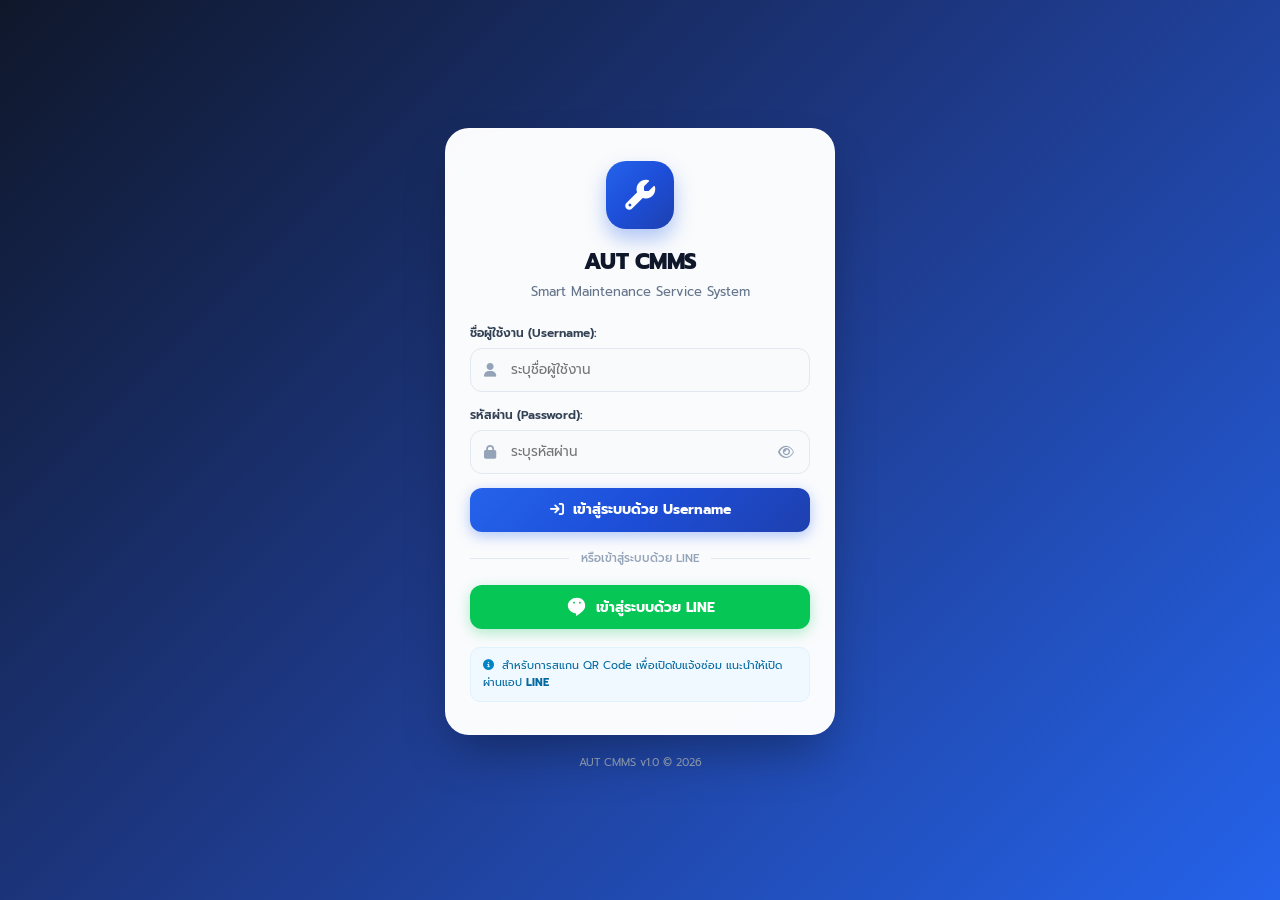
<file: login.html>
<!DOCTYPE html>
<html lang="th">

<head>
  <meta charset="UTF-8" />
  <link rel="icon" type="image/x-icon" href="favicon.ico" />
  <meta name="viewport" content="width=device-width, initial-scale=1.0" />
  <title>AUT CMMS - เข้าสู่ระบบ</title>

  <!-- Google Fonts & Central CSS -->
  <link rel="stylesheet" href="css/style.css" />

  <!-- FontAwesome -->
  <link rel="stylesheet" href="https://cdnjs.cloudflare.com/ajax/libs/font-awesome/6.7.2/css/all.min.css" />

  <!-- LINE LIFF SDK -->
  <script charset="utf-8" src="https://static.line-scdn.net/liff/edge/2/sdk.js"></script>

  <style>
    body {
      display: flex;
      align-items: center;
      justify-content: center;
      min-height: 100vh;
      background: linear-gradient(135deg, #0f172a 0%, #1e3a8a 50%, #2563eb 100%);
      padding: 16px;
    }

    .login-container {
      max-width: 390px;
      width: 100%;
      text-align: center;
    }

    .login-card {
      background: rgba(255, 255, 255, 0.98);
      border-radius: 24px;
      padding: 32px 24px;
      box-shadow: 0 25px 50px -12px rgba(0, 0, 0, 0.35);
      border: 1px solid rgba(255, 255, 255, 0.4);
      backdrop-filter: blur(16px);
    }

    .login-logo {
      width: 68px;
      height: 68px;
      border-radius: 20px;
      background: var(--primary-gradient);
      display: flex;
      align-items: center;
      justify-content: center;
      color: white;
      font-size: 30px;
      margin: 0 auto 16px;
      box-shadow: 0 10px 20px rgba(37, 99, 235, 0.35);
    }

    .login-title {
      font-size: 22px;
      font-weight: 800;
      color: var(--text-main);
      margin-bottom: 4px;
      letter-spacing: -0.5px;
    }

    .login-subtitle {
      font-size: 13px;
      color: var(--text-muted);
      margin-bottom: 22px;
    }

    /* Form Styles */
    .login-form {
      text-align: left;
      margin-bottom: 16px;
    }

    .form-group-login {
      margin-bottom: 14px;
    }

    .form-group-login label {
      display: block;
      font-size: 12px;
      font-weight: 600;
      color: #334155;
      margin-bottom: 6px;
    }

    .input-icon-wrapper {
      position: relative;
      display: flex;
      align-items: center;
    }

    .input-icon-wrapper .input-icon {
      position: absolute;
      left: 14px;
      color: #94a3b8;
      font-size: 14px;
      pointer-events: none;
      transition: color 0.2s;
    }

    .login-input {
      width: 100%;
      height: 44px;
      padding: 10px 40px 10px 40px;
      font-family: inherit;
      font-size: 13.5px;
      color: var(--text-main);
      background: #f8fafc;
      border: 1.5px solid #e2e8f0;
      border-radius: 12px;
      outline: none;
      transition: all 0.2s ease;
    }

    .login-input:focus {
      background: #ffffff;
      border-color: var(--primary);
      box-shadow: 0 0 0 3.5px rgba(37, 99, 235, 0.15);
    }

    .login-input:focus+.input-icon,
    .input-icon-wrapper:focus-within .input-icon {
      color: var(--primary);
    }

    .pwd-toggle-btn {
      position: absolute;
      right: 12px;
      background: none;
      border: none;
      color: #94a3b8;
      font-size: 14px;
      cursor: pointer;
      padding: 4px;
      display: flex;
      align-items: center;
      justify-content: center;
      transition: color 0.15s;
    }

    .pwd-toggle-btn:hover {
      color: var(--text-main);
    }

    .btn-login-username {
      display: flex;
      align-items: center;
      justify-content: center;
      gap: 8px;
      width: 100%;
      height: 44px;
      background: var(--primary-gradient);
      color: white;
      border: none;
      border-radius: 12px;
      font-family: inherit;
      font-size: 14px;
      font-weight: 700;
      cursor: pointer;
      transition: all 0.2s;
      box-shadow: 0 4px 14px rgba(37, 99, 235, 0.35);
      margin-top: 6px;
    }

    .btn-login-username:hover {
      transform: translateY(-1px);
      box-shadow: 0 6px 18px rgba(37, 99, 235, 0.45);
    }

    .btn-login-username:active {
      transform: scale(0.99);
    }

    /* Divider */
    .login-divider {
      display: flex;
      align-items: center;
      margin: 18px 0;
      color: #94a3b8;
      font-size: 11.5px;
    }

    .login-divider::before,
    .login-divider::after {
      content: "";
      flex: 1;
      height: 1px;
      background: #e2e8f0;
    }

    .login-divider span {
      padding: 0 12px;
      font-weight: 500;
    }

    /* LINE Button */
    .login-btn-line {
      display: flex;
      align-items: center;
      justify-content: center;
      gap: 10px;
      width: 100%;
      height: 44px;
      background: #06C755;
      color: white;
      border: none;
      border-radius: 12px;
      font-family: inherit;
      font-size: 14px;
      font-weight: 700;
      cursor: pointer;
      transition: all 0.2s;
      box-shadow: 0 4px 14px rgba(6, 199, 85, 0.3);
    }

    .login-btn-line:hover {
      background: #05b34a;
      transform: translateY(-1px);
      box-shadow: 0 6px 18px rgba(6, 199, 85, 0.4);
    }

    .login-btn-line:active {
      transform: scale(0.99);
    }

    .login-btn-line svg {
      flex-shrink: 0;
    }

    /* Alert Message */
    .login-alert {
      display: none;
      padding: 10px 12px;
      border-radius: 10px;
      background: #fef2f2;
      border: 1px solid #fecaca;
      color: #dc2626;
      font-size: 12px;
      margin-bottom: 14px;
      text-align: left;
      align-items: flex-start;
      gap: 8px;
      animation: fadeInAlert 0.2s ease-out;
    }

    @keyframes fadeInAlert {
      from {
        opacity: 0;
        transform: translateY(-4px);
      }

      to {
        opacity: 1;
        transform: translateY(0);
      }
    }

    .login-notice {
      display: none;
      padding: 10px 12px;
      border-radius: 10px;
      background: #eff6ff;
      border: 1px solid #bfdbfe;
      color: #1d4ed8;
      font-size: 12.5px;
      font-weight: 600;
      margin-bottom: 14px;
      text-align: left;
      align-items: center;
      gap: 8px;
    }

    .login-notice.warning {
      background: #fffbeb;
      border-color: #fde68a;
      color: #b45309;
    }

    .login-hint {
      margin-top: 18px;
      padding: 10px 12px;
      background: #f0f9ff;
      border: 1px solid #e0f2fe;
      border-radius: 10px;
      font-size: 11px;
      color: #0369a1;
      line-height: 1.5;
      text-align: left;
    }

    .login-hint i {
      margin-right: 4px;
      color: #0284c7;
    }

    .login-footer {
      margin-top: 20px;
      font-size: 11px;
      color: #94a3b8;
    }

    .loading-spinner-small {
      width: 18px;
      height: 18px;
      border: 2.5px solid rgba(255, 255, 255, 0.3);
      border-top-color: white;
      border-radius: 50%;
      animation: spin 0.8s linear infinite;
      display: none;
    }

    .btn-loading {
      pointer-events: none;
      opacity: 0.85;
    }

    .btn-loading .loading-spinner-small {
      display: inline-block;
    }

    .btn-loading .btn-text {
      display: none;
    }

    @keyframes spin {
      to {
        transform: rotate(360deg);
      }
    }
  </style>
</head>

<body>
  <div class="login-container">
    <div class="login-card">
      <!-- Logo -->
      <div class="login-logo">
        <i class="fa-solid fa-wrench"></i>
      </div>

      <!-- Title -->
      <h1 class="login-title">AUT CMMS</h1>
      <p class="login-subtitle">Smart Maintenance Service System</p>

      <!-- Redirect Notice Box -->
      <div id="loginNotice" class="login-notice">
        <i id="loginNoticeIcon" class="fa-solid fa-circle-info"></i>
        <span id="loginNoticeText">กรุณาเข้าสู่ระบบ</span>
      </div>

      <!-- Alert Box -->
      <div id="loginAlert" class="login-alert">
        <i class="fa-solid fa-circle-exclamation" style="margin-top: 2px;"></i>
        <span id="loginAlertText">ข้อความแจ้งเตือน</span>
      </div>

      <!-- Username / Password Login Form -->
      <form id="credentialsLoginForm" class="login-form" onsubmit="handleCredentialsLogin(event)">
        <div class="form-group-login">
          <label for="inputUsername">ชื่อผู้ใช้งาน (Username):</label>
          <div class="input-icon-wrapper">
            <i class="fa-solid fa-user input-icon"></i>
            <input type="text" id="inputUsername" class="login-input" placeholder="ระบุชื่อผู้ใช้งาน"
              autocomplete="username" required />
          </div>
        </div>

        <div class="form-group-login">
          <label for="inputPassword">รหัสผ่าน (Password):</label>
          <div class="input-icon-wrapper">
            <i class="fa-solid fa-lock input-icon"></i>
            <input type="password" id="inputPassword" class="login-input" placeholder="ระบุรหัสผ่าน"
              autocomplete="current-password" required />
            <button type="button" class="pwd-toggle-btn" onclick="togglePasswordVisibility()" title="แสดง/ซ่อนรหัสผ่าน">
              <i id="togglePwdIcon" class="fa-regular fa-eye"></i>
            </button>
          </div>
        </div>

        <!-- Submit Button -->
        <button type="submit" id="btnCredentialsLogin" class="btn-login-username">
          <div class="loading-spinner-small"></div>
          <span class="btn-text">
            <i class="fa-solid fa-arrow-right-to-bracket" style="margin-right: 4px;"></i> เข้าสู่ระบบด้วย Username
          </span>
        </button>
      </form>

      <!-- Divider -->
      <div class="login-divider">
        <span>หรือเข้าสู่ระบบด้วย LINE</span>
      </div>

      <!-- LINE Login Button -->
      <button type="button" id="btnLineLogin" class="login-btn-line" onclick="loginWithLine()">
        <div class="loading-spinner-small"></div>
        <span class="btn-text" style="display: flex; align-items: center; justify-content: center; gap: 8px;">
          <svg width="22" height="22" viewBox="0 0 24 24" fill="white">
            <path
              d="M12 2C6.48 2 2 5.82 2 10.5c0 4.01 3.44 7.39 8.09 8.27.31.07.74.21.85.48.1.24.06.61.03.85l-.15.86c-.05.26-.21 1.01.88.55.56-.24 9.11-5.35 9.11-9.71C21.68 5.82 17.52 2 12 2zm-3.2 6.4c-.55 0-1-.45-1-1s.45-1 1-1 1 .45 1 1-.45 1-1 1zm6.4 0c-.55 0-1-.45-1-1s.45-1 1-1 1 .45 1 1-.45 1-1 1z" />
          </svg>
          เข้าสู่ระบบด้วย LINE
        </span>
      </button>

      <!-- Hint -->
      <div class="login-hint">
        <i class="fa-solid fa-circle-info"></i>
        สำหรับการสแกน QR Code เพื่อเปิดใบแจ้งซ่อม แนะนำให้เปิดผ่านแอป <strong>LINE</strong>
      </div>
    </div>

    <!-- Footer -->
    <p class="login-footer">AUT CMMS v1.0 &copy; 2026</p>
  </div>

  <!-- Shared Scripts -->
  <script src="js/api.js"></script>
  <script src="js/liff-auth.js"></script>

  <script>
    const LIFF_ID = "2011076529-EKhCiseU";

    function getRedirectUrl() {
      let target = "index.html";
      try {
        const params = new URLSearchParams(window.location.search);
        const red = params.get("redirect");
        if (red) {
          // ป้องกัน Open Redirect
          const clean = decodeURIComponent(red).replace(/^[\/\\]+/, "");
          if (!clean.startsWith("http://") && !clean.startsWith("https://") && !clean.startsWith("//")) {
            target = clean;
          }
        }
      } catch (e) { }
      return (window.LiffAuth && window.LiffAuth.getNavigationUrl)
        ? window.LiffAuth.getNavigationUrl(target)
        : target;
    }

    function checkRedirectNotice() {
      const params = new URLSearchParams(window.location.search);
      const red = params.get("redirect") || "";
      const noticeBox = document.getElementById("loginNotice");
      const noticeText = document.getElementById("loginNoticeText");
      const noticeIcon = document.getElementById("loginNoticeIcon");

      if (red.includes("create-ticket")) {
        noticeBox.className = "login-notice warning";
        noticeIcon.className = "fa-solid fa-triangle-exclamation";
        noticeText.textContent = "กรุณาเข้าสู่ระบบก่อนทำการแจ้งซ่อม";
        noticeBox.style.display = "flex";
      } else if (red.includes("profile")) {
        noticeBox.className = "login-notice";
        noticeIcon.className = "fa-solid fa-circle-info";
        noticeText.textContent = "กรุณาเข้าสู่ระบบเพื่อจัดการข้อมูลโปรไฟล์";
        noticeBox.style.display = "flex";
      }
    }

    function showLoginAlert(msg) {
      const el = document.getElementById("loginAlert");
      const txt = document.getElementById("loginAlertText");
      txt.textContent = msg;
      el.style.display = "flex";
    }

    function hideLoginAlert() {
      document.getElementById("loginAlert").style.display = "none";
    }

    function togglePasswordVisibility() {
      const input = document.getElementById("inputPassword");
      const icon = document.getElementById("togglePwdIcon");
      if (input.type === "password") {
        input.type = "text";
        icon.classList.remove("fa-eye");
        icon.classList.add("fa-eye-slash");
      } else {
        input.type = "password";
        icon.classList.remove("fa-eye-slash");
        icon.classList.add("fa-eye");
      }
    }

    /**
     * เข้าสู่ระบบด้วย Username / Password
     */
    async function handleCredentialsLogin(e) {
      e.preventDefault();
      hideLoginAlert();

      const username = document.getElementById("inputUsername").value.trim();
      const password = document.getElementById("inputPassword").value;

      if (!username || !password) {
        showLoginAlert("กรุณาระบุ Username และ Password ให้ครบถ้วน");
        return;
      }

      const btn = document.getElementById("btnCredentialsLogin");
      btn.classList.add("btn-loading");
      btn.disabled = true;

      try {
        const res = await CmmsApi.checkUserLogin(username, password);

        if (res && res.status === "success" && res.data) {
          // บันทึก Session เข้าสู่ระบบ
          LiffAuth.loginWithCredentials(res.data);
          window.location.href = getRedirectUrl();
          return;
        }

        const errMsg = (res && res.message) || "ชื่อผู้ใช้หรือรหัสผ่านไม่ถูกต้อง";
        showLoginAlert(errMsg);
      } catch (err) {
        console.error("Credentials Login error:", err);
        showLoginAlert(err.message || "เกิดข้อผิดพลาดในการเชื่อมต่อเซิร์ฟเวอร์");
      } finally {
        btn.classList.remove("btn-loading");
        btn.disabled = false;
      }
    }

    /**
     * เข้าสู่ระบบด้วย LINE LIFF
     */
    async function loginWithLine() {
      const btn = document.getElementById("btnLineLogin");
      btn.classList.add("btn-loading");
      btn.disabled = true;

      try {
        if (typeof liff === "undefined") {
          throw new Error("ไม่สามารถโหลด LINE LIFF SDK ได้ กรุณาเชื่อมต่ออินเทอร์เน็ต");
        }

        await liff.init({ liffId: LIFF_ID });

        if (!liff.isLoggedIn()) {
          liff.login();
        } else {
          window.location.href = getRedirectUrl();
        }
      } catch (err) {
        console.error("LINE Login error:", err);
        showLoginAlert(err.message || "เกิดข้อผิดพลาด กรุณาลองใหม่อีกครั้ง");
        btn.classList.remove("btn-loading");
        btn.disabled = false;
      }
    }

    // เมื่อโหลดหน้า ตรวจสอบว่าเคยเข้าสู่ระบบแล้วหรือไม่
    window.addEventListener("load", async () => {
      checkRedirectNotice();

      try {
        const cached = LiffAuth.getUser();
        if (cached && cached.isLoggedIn) {
          window.location.href = getRedirectUrl();
          return;
        }

        if (typeof liff !== "undefined") {
          await liff.init({ liffId: LIFF_ID });
          if (liff.isLoggedIn()) {
            window.location.href = getRedirectUrl();
          }
        }
      } catch (err) {
        console.warn("Auto-login check warning:", err);
      }
    });
  </script>
</body>

</html>
</file>
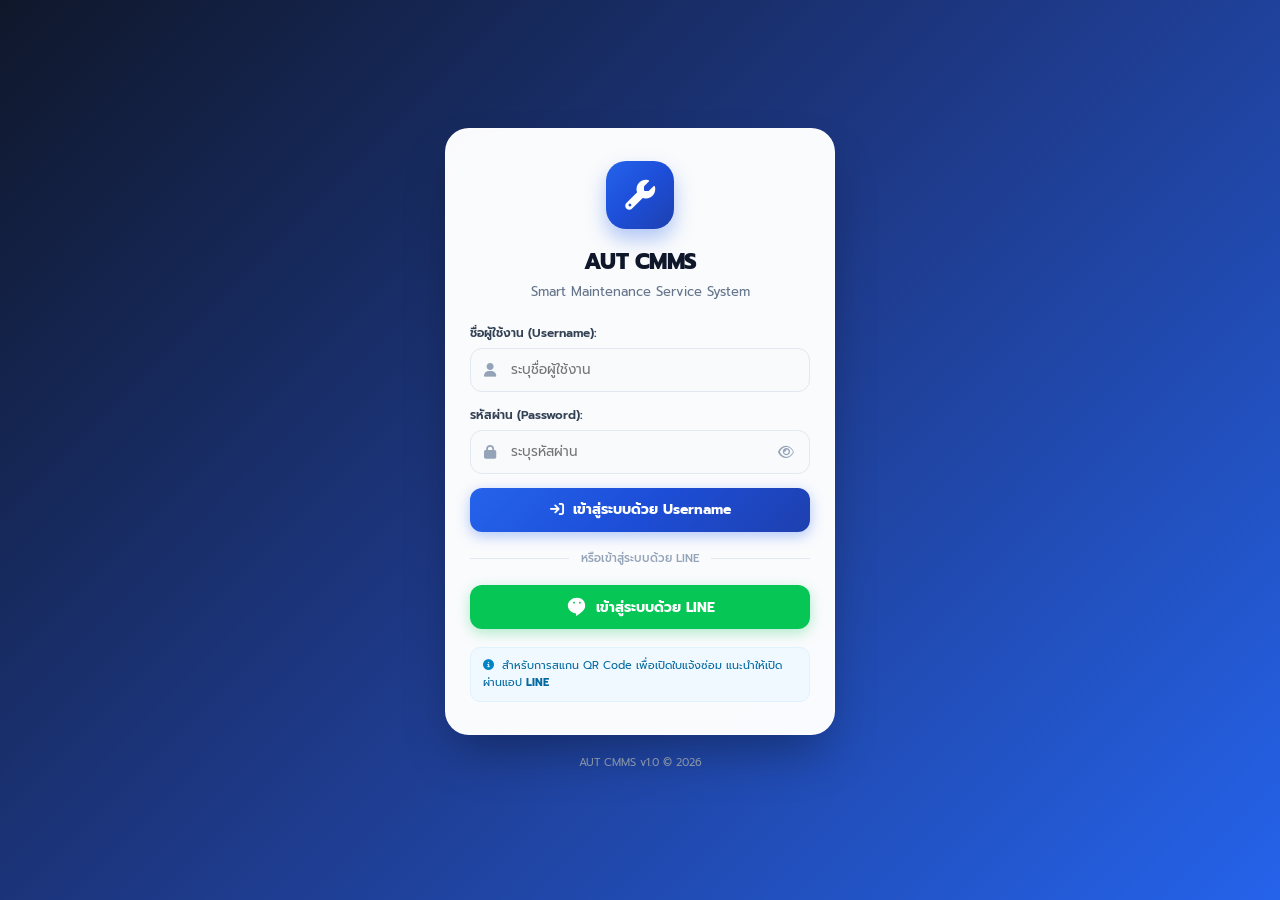
<file: pending-tasks.html>
<!DOCTYPE html>
<html lang="th">
<head>
  <meta charset="UTF-8" />
  <link rel="icon" type="image/x-icon" href="favicon.ico" />
  <meta name="viewport" content="width=device-width, initial-scale=1.0, maximum-scale=1.0, user-scalable=no" />
  <title>AUT CMMS - รายการงานค้าง (Manager Dispatch)</title>

  <!-- Google Fonts & Central CSS -->
  <link rel="stylesheet" href="css/style.css" />

  <!-- FontAwesome -->
  <link rel="stylesheet" href="https://cdnjs.cloudflare.com/ajax/libs/font-awesome/6.7.2/css/all.min.css" />

  <!-- LINE LIFF SDK -->
  <script charset="utf-8" src="https://static.line-scdn.net/liff/edge/2/sdk.js"></script>

  <style>
    .manager-badge {
      display: inline-flex;
      align-items: center;
      gap: 4px;
      padding: 3px 8px;
      border-radius: var(--radius-full);
      font-size: 10px;
      font-weight: 700;
      background: #eff6ff;
      color: #1d4ed8;
      border: 1px solid #bfdbfe;
    }
    /* Search Bar Modern Styling */
    .search-bar-wrapper {
      position: relative;
      display: flex;
      align-items: center;
      background: #ffffff;
      border: 1.5px solid var(--border-color);
      border-radius: var(--radius-md);
      box-shadow: 0 1px 3px rgba(0, 0, 0, 0.04);
      transition: all 0.2s ease;
      margin-bottom: 14px;
    }
    .search-bar-wrapper:focus-within {
      border-color: var(--primary);
      box-shadow: 0 0 0 3px rgba(37, 99, 235, 0.12), 0 2px 6px rgba(0, 0, 0, 0.04);
      background: #ffffff;
    }
    .search-bar-wrapper.approval-mode:focus-within {
      border-color: #d97706;
      box-shadow: 0 0 0 3px rgba(217, 119, 6, 0.14), 0 2px 6px rgba(0, 0, 0, 0.04);
    }
    .search-icon {
      position: absolute;
      left: 14px;
      font-size: 14px;
      color: #94a3b8;
      pointer-events: none;
      transition: color 0.2s ease;
    }
    .search-bar-wrapper:focus-within .search-icon {
      color: var(--primary);
    }
    .search-bar-wrapper.approval-mode:focus-within .search-icon {
      color: #d97706;
    }
    .search-input {
      width: 100%;
      height: 44px;
      padding: 10px 40px 10px 42px;
      border: none;
      background: transparent;
      outline: none;
      font-family: inherit;
      font-size: 12.5px;
      color: var(--text-main);
    }
    .search-input::placeholder {
      color: #94a3b8;
      font-size: 12px;
    }
    #clearSearchBtn {
      position: absolute;
      right: 8px;
      background: #f1f5f9;
      border: none;
      color: #64748b;
      cursor: pointer;
      width: 26px;
      height: 26px;
      border-radius: 50%;
      display: none;
      align-items: center;
      justify-content: center;
      font-size: 11px;
      transition: all 0.15s ease;
      padding: 0;
    }
    #clearSearchBtn:hover {
      background: #e2e8f0;
      color: var(--text-main);
    }

    .filter-tabs {
      display: flex;
      gap: 6px;
      background: #f1f5f9;
      padding: 4px;
      border-radius: var(--radius-md);
      margin-bottom: 12px;
    }
    .filter-tab-btn {
      flex: 1;
      border: none;
      background: transparent;
      padding: 8px 10px;
      border-radius: var(--radius-sm);
      font-family: inherit;
      font-size: 12px;
      font-weight: 600;
      color: var(--text-muted);
      cursor: pointer;
      transition: all 0.2s ease;
      text-align: center;
    }
    .filter-tab-btn.active {
      background: #ffffff;
      color: var(--text-main);
      box-shadow: var(--shadow-sm);
    }
    .pending-card {
      background: #ffffff;
      border: 1px solid var(--border-color);
      border-radius: var(--radius-lg);
      padding: 16px;
      margin-bottom: 12px;
      box-shadow: var(--shadow-sm);
      transition: all 0.2s ease;
    }
    .pending-card:hover {
      box-shadow: var(--shadow-md);
      border-color: #cbd5e1;
    }
    .pending-card.bm-card {
      border-color: #fca5a5;
    }
    .card-top-row {
      display: flex;
      justify-content: space-between;
      align-items: center;
      gap: 8px;
      padding-bottom: 10px;
      border-bottom: 1px solid #f1f5f9;
      margin-bottom: 10px;
    }
    .req-code {
      font-family: monospace;
      font-weight: 700;
      font-size: 13px;
      color: var(--text-main);
    }
    .type-pill {
      display: inline-flex;
      align-items: center;
      gap: 4px;
      padding: 2px 8px;
      border-radius: var(--radius-full);
      font-size: 10.5px;
      font-weight: 700;
    }
    .type-pill.bm {
      background: #fef2f2;
      color: #dc2626;
      border: 1px solid #fecaca;
    }
    .type-pill.cm {
      background: #eff6ff;
      color: #2563eb;
      border: 1px solid #bfdbfe;
    }
    .pulse-dot {
      width: 6px;
      height: 6px;
      border-radius: 50%;
      background: #dc2626;
      display: inline-block;
      animation: pulse 1.5s infinite;
    }
    @keyframes pulse {
      0% { transform: scale(0.9); opacity: 1; }
      50% { transform: scale(1.3); opacity: 0.5; }
      100% { transform: scale(0.9); opacity: 1; }
    }
    .info-row {
      display: flex;
      align-items: flex-start;
      gap: 8px;
      font-size: 12.5px;
      margin-bottom: 6px;
    }
    .info-icon {
      color: var(--primary);
      width: 14px;
      margin-top: 3px;
      font-size: 11px;
    }
    .desc-box {
      background: #f8fafc;
      border: 1px solid #f1f5f9;
      border-radius: var(--radius-md);
      padding: 10px 12px;
      margin: 10px 0;
      font-size: 12px;
      color: var(--text-main);
      display: flex;
      gap: 10px;
    }
    .desc-img {
      width: 52px;
      height: 52px;
      border-radius: var(--radius-sm);
      object-fit: cover;
      border: 1px solid var(--border-color);
      flex-shrink: 0;
      cursor: pointer;
    }
    .card-footer {
      display: flex;
      align-items: center;
      justify-content: space-between;
      gap: 8px;
      padding-top: 10px;
      border-top: 1px solid #f1f5f9;
      font-size: 11.5px;
      color: var(--text-muted);
    }
    .btn-assign {
      display: inline-flex;
      align-items: center;
      gap: 6px;
      padding: 8px 14px;
      border-radius: var(--radius-md);
      font-size: 12px;
      font-weight: 700;
      font-family: inherit;
      color: #ffffff;
      background: linear-gradient(135deg, #059669 0%, #10b981 100%);
      border: none;
      cursor: pointer;
      box-shadow: 0 2px 4px rgba(16, 185, 129, 0.2);
      transition: all 0.2s ease;
    }
    .btn-assign:hover {
      background: linear-gradient(135deg, #047857 0%, #059669 100%);
      transform: translateY(-1px);
    }
    .btn-assign:active {
      transform: translateY(0);
    }
    .btn-reject {
      display: inline-flex;
      align-items: center;
      gap: 5px;
      padding: 8px 12px;
      border-radius: var(--radius-md);
      font-size: 12px;
      font-weight: 700;
      font-family: inherit;
      color: #dc2626;
      background: #fef2f2;
      border: 1px solid #fecaca;
      cursor: pointer;
      transition: all 0.2s ease;
    }
    .btn-reject:hover {
      background: #fee2e2;
      border-color: #f87171;
      color: #b91c1c;
      transform: translateY(-1px);
    }
    .btn-reject:active {
      transform: translateY(0);
    }
    .reject-chip {
      display: inline-flex;
      align-items: center;
      padding: 4px 10px;
      border-radius: var(--radius-full);
      font-size: 11px;
      font-weight: 600;
      background: #ffffff;
      color: #475569;
      border: 1px solid #cbd5e1;
      cursor: pointer;
      transition: all 0.15s ease;
      font-family: inherit;
    }
    .reject-chip:hover {
      background: #fee2e2;
      color: #dc2626;
      border-color: #fca5a5;
    }

    /* Modal Styles */
    .modal-overlay {
      position: fixed;
      inset: 0;
      background: rgba(15, 23, 42, 0.6);
      backdrop-filter: blur(2px);
      z-index: 999;
      display: none;
      align-items: flex-end;
      justify-content: center;
    }
    @media (min-width: 640px) {
      .modal-overlay {
        align-items: center;
        padding: 16px;
      }
    }
    .modal-container {
      background: #ffffff;
      width: 100%;
      max-width: 500px;
      border-radius: 20px 20px 0 0;
      max-height: 90vh;
      display: flex;
      flex-direction: column;
      overflow: hidden;
      box-shadow: var(--shadow-lg);
      animation: slideUp 0.25s ease-out;
    }
    @media (min-width: 640px) {
      .modal-container {
        border-radius: var(--radius-lg);
      }
    }
    @keyframes slideUp {
      from { transform: translateY(100%); }
      to { transform: translateY(0); }
    }
    .modal-header {
      padding: 16px 20px;
      border-bottom: 1px solid var(--border-color);
      display: flex;
      align-items: center;
      justify-content: space-between;
      background: #f8fafc;
    }
    .modal-title {
      font-size: 14px;
      font-weight: 700;
      color: var(--text-main);
    }
    .modal-body {
      padding: 20px;
      overflow-y: auto;
      flex: 1;
    }
    .modal-footer {
      padding: 14px 20px;
      border-top: 1px solid var(--border-color);
      display: flex;
      justify-content: flex-end;
      gap: 10px;
      background: #f8fafc;
    }
    .assignee-item {
      display: flex;
      align-items: center;
      gap: 10px;
      padding: 10px 12px;
      border-bottom: 1px solid #f1f5f9;
      cursor: pointer;
      transition: background 0.15s ease;
    }
    .assignee-item:hover {
      background: #f8fafc;
    }
    .workload-badge {
      font-size: 10px;
      font-weight: 700;
      padding: 2px 8px;
      border-radius: var(--radius-full);
      border: 1px solid transparent;
    }
    .workload-free { background: #ecfdf5; color: #059669; border-color: #a7f3d0; }
    .workload-busy { background: #fffbeb; color: #d97706; border-color: #fde68a; }
    .workload-heavy { background: #fef2f2; color: #dc2626; border-color: #fecaca; }

    .due-day-btn {
      flex: 1;
      padding: 8px 6px;
      border-radius: var(--radius-md);
      border: 1px solid var(--border-color);
      background: #f8fafc;
      color: var(--text-main);
      font-size: 12px;
      font-weight: 600;
      cursor: pointer;
      font-family: inherit;
      transition: all 0.15s ease;
    }
    .due-day-btn.active {
      background: #eff6ff;
      border-color: #3b82f6;
      color: #2563eb;
      font-weight: 700;
    }
    .access-denied-box {
      background: #ffffff;
      border: 1px solid #fed7aa;
      border-radius: var(--radius-lg);
      padding: 30px 20px;
      text-align: center;
      margin: 40px 0;
      box-shadow: var(--shadow-sm);
    }
  </style>
</head>
<body>

  <!-- =========================================================
       LOADING OVERLAY
  ========================================================== -->
  <div id="loadingOverlay">
    <div class="loading-icon-wrapper">
      <div class="loading-spinner"></div>
      <i class="fa-solid fa-clipboard-list loading-tool-icon"></i>
    </div>
    <div id="loadingText">กำลังตรวจสอบสิทธิ์หัวหน้างาน...</div>
    <div id="loadingSubText">กรุณารอสักครู่</div>
    <div class="loading-progress">
      <div class="loading-progress-bar"></div>
    </div>
  </div>

  <!-- =========================================================
       MAIN APP CONTAINER
  ========================================================== -->
  <div class="app-container">

    <!-- Top Header -->
    <header class="app-header">
      <div class="header-brand">
        <a href="index.html" style="color: inherit; text-decoration: none; display: flex; align-items: center; justify-content: center; width: 32px; height: 32px; border-radius: var(--radius-sm); background: #f1f5f9;">
          <i class="fa-solid fa-arrow-left" style="font-size: 13px;"></i>
        </a>
        <div style="margin-left: 6px;">
          <h1 class="header-title" style="font-size: 15px;">รายการงานค้าง</h1>
          <p class="header-subtitle">Manager Dispatch Portal</p>
        </div>
      </div>
      <div class="header-actions">
        <button class="header-icon-btn" onclick="loadPendingTasks()" title="รีเฟรชข้อมูล">
          <i class="fa-solid fa-rotate-right"></i>
        </button>
        <a href="profile.html" class="header-icon-btn" title="โปรไฟล์">
          <i class="fa-regular fa-user"></i>
        </a>
      </div>
    </header>

    <!-- Main Content Area -->
    <main class="app-main" style="padding: 14px 16px 80px 16px;">

      <!-- Access Denied Card (แสดงเมื่อไม่ใช่ Manager) -->
      <div id="accessDeniedView" class="access-denied-box" style="display: none;">
        <div style="width: 60px; height: 60px; border-radius: 50%; background: #fff7ed; color: #ea580c; display: flex; align-items: center; justify-content: center; font-size: 26px; margin: 0 auto 16px auto;">
          <i class="fa-solid fa-shield-halved"></i>
        </div>
        <h3 style="font-size: 16px; font-weight: 700; color: var(--text-main); margin-bottom: 6px;">ไม่มีสิทธิ์เข้าถึงหน้านี้</h3>
        <p id="accessDeniedMsg" style="font-size: 12.5px; color: var(--text-muted); line-height: 1.6; margin-bottom: 20px;">
          หน้ารายการงานค้างและมอบหมายงาน (Pending Tasks) สงวนสิทธิ์สำหรับผู้ใช้งานตำแหน่ง <strong>Manager</strong> เท่านั้น
        </p>
        <div style="display: flex; justify-content: center; gap: 10px;">
          <a href="index.html" style="display: inline-flex; align-items: center; gap: 6px; padding: 10px 18px; border-radius: var(--radius-md); background: #f1f5f9; color: var(--text-main); font-size: 12px; font-weight: 600; text-decoration: none;">
            <i class="fa-solid fa-house"></i> กลับหน้าหลัก
          </a>
          <button onclick="initManagerAuth()" style="display: inline-flex; align-items: center; gap: 6px; padding: 10px 18px; border-radius: var(--radius-md); background: var(--primary); color: #ffffff; font-size: 12px; font-weight: 600; border: none; cursor: pointer; font-family: inherit;">
            <i class="fa-solid fa-rotate-right"></i> ตรวจสอบสิทธิ์อีกครั้ง
          </button>
        </div>
      </div>

      <!-- Manager View (แสดงเมื่อผ่านการตรวจสอบสิทธิ์) -->
      <div id="managerView" style="display: none;">

        <!-- User Profile Card -->
        <div style="background: #ffffff; border: 1px solid var(--border-color); border-radius: var(--radius-lg); padding: 12px 16px; margin-bottom: 12px; display: flex; align-items: center; justify-content: space-between; box-shadow: var(--shadow-sm);">
          <div style="display: flex; align-items: center; gap: 10px;">
            <div style="width: 38px; height: 38px; border-radius: 50%; background: var(--primary-light); color: var(--primary); display: flex; align-items: center; justify-content: center; font-size: 16px; overflow: hidden;">
              <img id="managerAvatarImg" src="" alt="" style="width: 100%; height: 100%; object-fit: cover; display: none;" onerror="this.style.display='none'">
              <i id="managerAvatarIcon" class="fa-solid fa-user-tie"></i>
            </div>
            <div>
              <div id="managerNameText" style="font-size: 13.5px; font-weight: 700; color: var(--text-main);">Manager</div>
              <div style="font-size: 11px; color: var(--text-muted);" id="managerDeptText">ฝ่ายซ่อมบำรุง / บริหารจัดการ</div>
            </div>
          </div>
          <span class="manager-badge">
            <i class="fa-solid fa-check-double"></i> Manager
          </span>
        </div>

        <!-- Portal Mode Switcher (Dispatch vs Approval) -->
        <div style="display: flex; gap: 8px; margin-bottom: 14px;">
          <button type="button" id="btnModeDispatch" class="filter-tab-btn active" onclick="switchPortalMode('DISPATCH')" style="flex: 1; padding: 10px; border-radius: var(--radius-md); font-size: 12.5px; font-weight: 700; background: var(--primary); color: white; border: none; cursor: pointer; box-shadow: 0 2px 8px rgba(37,99,235,0.25);">
            <i class="fa-solid fa-list-check" style="margin-right: 4px;"></i> งานรอจ่ายงาน (<span id="portalCountDispatch">0</span>)
          </button>
          <button type="button" id="btnModeApproval" class="filter-tab-btn" onclick="switchPortalMode('APPROVAL')" style="flex: 1; padding: 10px; border-radius: var(--radius-md); font-size: 12.5px; font-weight: 700; background: #ffffff; color: var(--text-main); border: 1.5px solid #f59e0b; cursor: pointer;">
            <i class="fa-solid fa-stamp" style="color: #d97706; margin-right: 4px;"></i> งานรออนุมัติ (<span id="portalCountApproval">0</span>)
          </button>
        </div>

        <!-- Metrics KPI Grid (Dispatch Mode) -->
        <div id="dispatchMetricsGrid" class="stats-grid" style="grid-template-columns: repeat(2, 1fr); gap: 8px; margin-bottom: 12px;">
          <div class="stat-box" style="padding: 12px;">
            <div class="stat-icon" style="background: #fef3c7; color: #b45309; width: 34px; height: 34px; font-size: 14px;">
              <i class="fa-solid fa-clock"></i>
            </div>
            <div>
              <div id="metricTotal" class="stat-value" style="font-size: 18px;">0</div>
              <div class="stat-label" style="font-size: 10.5px;">งานรอจ่ายทั้งหมด</div>
            </div>
          </div>

          <div class="stat-box" style="padding: 12px; border: 1px solid #fecaca; background: #fff5f5;">
            <div class="stat-icon" style="background: #fee2e2; color: #dc2626; width: 34px; height: 34px; font-size: 14px;">
              <i class="fa-solid fa-triangle-exclamation"></i>
            </div>
            <div>
              <div id="metricBm" class="stat-value" style="font-size: 18px; color: #dc2626;">0</div>
              <div class="stat-label" style="font-size: 10.5px; color: #ef4444; font-weight: 600;">Breakdown (BM)</div>
            </div>
          </div>

          <div class="stat-box" style="padding: 12px;">
            <div class="stat-icon" style="background: #dbeafe; color: #1d4ed8; width: 34px; height: 34px; font-size: 14px;">
              <i class="fa-solid fa-wrench"></i>
            </div>
            <div>
              <div id="metricCm" class="stat-value" style="font-size: 18px; color: #2563eb;">0</div>
              <div class="stat-label" style="font-size: 10.5px;">ซ่อมทั่วไป (CM)</div>
            </div>
          </div>

          <div class="stat-box" style="padding: 12px;">
            <div class="stat-icon" style="background: #f3e8ff; color: #7e22ce; width: 34px; height: 34px; font-size: 14px;">
              <i class="fa-solid fa-fire"></i>
            </div>
            <div>
              <div id="metricHigh" class="stat-value" style="font-size: 18px; color: #7e22ce;">0</div>
              <div class="stat-label" style="font-size: 10.5px;">ความเร่งด่วนสูง</div>
            </div>
          </div>
        </div>

        <!-- Filter Sub-Tabs for Dispatch -->
        <div id="dispatchSubFilterTabs" class="filter-tabs">
          <button class="filter-tab-btn active" onclick="setFilter('ALL', this)">
            ทั้งหมด (<span id="tabCountAll">0</span>)
          </button>
          <button class="filter-tab-btn" onclick="setFilter('BM', this)">
            <span class="pulse-dot" style="margin-right: 3px;"></span> BM (<span id="tabCountBm">0</span>)
          </button>
          <button class="filter-tab-btn" onclick="setFilter('CM', this)">
            <i class="fa-solid fa-wrench" style="font-size: 10px; color: #2563eb; margin-right: 3px;"></i> CM (<span id="tabCountCm">0</span>)
          </button>
        </div>

        <!-- Search Bar -->
        <div class="search-bar-wrapper" style="margin-bottom: 14px;">
          <i class="fa-solid fa-magnifying-glass search-icon"></i>
          <input type="text" id="searchInput" class="search-input" oninput="handleSearch()" placeholder="ค้นหารหัสคำขอ, เครื่องจักร, อุปกรณ์, อาการเสีย หรือผู้แจ้ง..." />
          <button type="button" id="clearSearchBtn" onclick="clearSearchInput()" style="display: none; position: absolute; right: 10px; background: none; border: none; color: var(--text-muted); cursor: pointer; padding: 4px;">
            <i class="fa-solid fa-xmark"></i>
          </button>
        </div>

        <!-- Pending Tasks List Container -->
        <div id="pendingListContainer">
          <!-- Dynamic cards rendered here -->
        </div>

        <!-- Empty State -->
        <div id="emptyState" style="display: none; text-align: center; padding: 40px 20px; background: #ffffff; border-radius: var(--radius-lg); border: 1px solid var(--border-color);">
          <div style="width: 50px; height: 50px; border-radius: 50%; background: #ecfdf5; color: #10b981; display: flex; align-items: center; justify-content: center; font-size: 20px; margin: 0 auto 12px auto;">
            <i class="fa-solid fa-check"></i>
          </div>
          <h4 id="emptyStateTitle" style="font-size: 14px; font-weight: 700; color: var(--text-main); margin-bottom: 4px;">ไม่มีรายการงานค้างในขณะนี้</h4>
          <p id="emptyStateDesc" style="font-size: 12px; color: var(--text-muted);">ใบแจ้งซ่อมทั้งหมดได้รับการออกใบสั่งงานเรียบร้อยแล้ว</p>
        </div>

      </div>

    </main>

    <!-- Bottom Navigation Bar -->
    <nav class="bottom-nav">
      <a href="index.html" class="nav-item">
        <i class="fa-solid fa-house"></i>
        <span>หน้าหลัก</span>
      </a>
      <a href="create-ticket.html" class="nav-item">
        <i class="fa-solid fa-paper-plane"></i>
        <span>แจ้งซ่อม</span>
      </a>
      <a href="pending-tasks.html" class="nav-item active">
        <i class="fa-solid fa-clipboard-list"></i>
        <span>งานค้าง</span>
      </a>
      <a href="technician.html" class="nav-item">
        <i class="fa-solid fa-toolbox"></i>
        <span>งานช่าง</span>
      </a>
      <a href="profile.html" class="nav-item">
        <i class="fa-regular fa-user"></i>
        <span>โปรไฟล์</span>
      </a>
    </nav>

  </div>

  <!-- =========================================================
       REJECT REQUEST MODAL
  ========================================================== -->
  <div id="rejectModal" class="modal-overlay">
    <div class="modal-container" style="max-width: 440px;">
      <div class="modal-header">
        <div style="display: flex; align-items: center; gap: 8px;">
          <div style="width: 32px; height: 32px; border-radius: var(--radius-sm); background: #fee2e2; color: #dc2626; display: flex; align-items: center; justify-content: center; font-size: 14px;">
            <i class="fa-solid fa-ban"></i>
          </div>
          <div>
            <div class="modal-title">ปฏิเสธคำขอแจ้งซ่อม (Reject Request)</div>
            <div id="modalRejectReqCodeLabel" style="font-size: 11px; font-family: monospace; color: #dc2626; font-weight: 700;">-</div>
          </div>
        </div>
        <button onclick="closeRejectModal()" style="background: none; border: none; width: 30px; height: 30px; border-radius: 50%; color: var(--text-muted); cursor: pointer; display: flex; align-items: center; justify-content: center;">
          <i class="fa-solid fa-xmark" style="font-size: 14px;"></i>
        </button>
      </div>

      <div class="modal-body">
        <div style="background: #f8fafc; border-radius: var(--radius-md); padding: 12px; margin-bottom: 12px; border: 1px solid var(--border-color); font-size: 12px;">
          <div style="margin-bottom: 4px;"><strong style="color: var(--text-sub);">เครื่องจักร:</strong> <span id="rejectModalAsset">-</span></div>
          <div style="margin-bottom: 4px;"><strong style="color: var(--text-sub);">อาการเสีย:</strong> <span id="rejectModalIssue">-</span></div>
          <div><strong style="color: var(--text-sub);">ผู้แจ้ง:</strong> <span id="rejectModalReporter">-</span></div>
        </div>

        <div style="margin-bottom: 12px;">
          <label style="display: block; font-size: 11.5px; font-weight: 700; color: #991b1b; margin-bottom: 4px;">
            เหตุผลการปฏิเสธคำขอ (Reject Reason) <span style="color: #ef4444;">*</span>:
          </label>
          <textarea
            id="rejectModalReason"
            rows="3"
            placeholder="ระบุเหตุผลในการปฏิเสธ เช่น ข้อมูลไม่ชัดเจน, ไม่อยู่ในขอบข่ายงานซ่อมบำรุง, อุปกรณ์ใช้งานได้ตามปกติ..."
            style="width: 100%; border: 1.5px solid #fca5a5; border-radius: var(--radius-md); padding: 8px 10px; font-size: 12px; font-family: inherit; resize: none; outline: none; background: #fffafb;"
          ></textarea>
        </div>

        <!-- Quick reason chips -->
        <div style="margin-bottom: 14px;">
          <div style="font-size: 10.5px; color: #64748b; font-weight: 600; margin-bottom: 6px;">
            <i class="fa-solid fa-hand-pointer" style="margin-right: 3px;"></i> หรือเลือกเหตุผลด่วน:
          </div>
          <div style="display: flex; flex-wrap: wrap; gap: 5px;">
            <button type="button" class="reject-chip" onclick="selectRejectChip('ข้อมูลคำขอไม่ครบถ้วน / รายละเอียดไม่ชัดเจน')">ข้อมูลไม่ครบถ้วน</button>
            <button type="button" class="reject-chip" onclick="selectRejectChip('แจ้งซ่อมซ้ำซ้อนกับใบงานเดิม')">แจ้งซ่อมซ้ำซ้อน</button>
            <button type="button" class="reject-chip" onclick="selectRejectChip('ไม่อยู่ในเงื่อนไขการรับบริการของฝ่ายซ่อมบำรุง')">ไม่อยู่ในเงื่อนไข</button>
            <button type="button" class="reject-chip" onclick="selectRejectChip('เครื่องจักร/อุปกรณ์ใช้งานได้ตามปกติ')">เครื่องใช้งานได้ปกติ</button>
            <button type="button" class="reject-chip" onclick="selectRejectChip('ยกเลิกตามคำขอของผู้แจ้ง')">ผู้แจ้งขอยกเลิก</button>
          </div>
        </div>

        <div style="font-size: 11px; color: #b91c1c; background: #fef2f2; padding: 8px 10px; border-radius: var(--radius-sm); border: 1px solid #fecaca; line-height: 1.4;">
          <i class="fa-solid fa-triangle-exclamation" style="margin-right: 3px;"></i> เมื่อยืนยัน สถานะคำขอจะเปลี่ยนเป็น <strong>Rejected</strong> และบันทึกเหตุผลในตาราง <strong>requests (reject_reason)</strong> ทันที
        </div>
      </div>

      <div class="modal-footer">
        <button type="button" onclick="closeRejectModal()" style="padding: 8px 16px; border-radius: var(--radius-md); border: 1px solid var(--border-color); background: #ffffff; color: var(--text-main); font-size: 12px; font-weight: 600; cursor: pointer;">
          ยกเลิก
        </button>
        <button type="button" id="btnConfirmReject" onclick="submitModalReject()" style="display: inline-flex; align-items: center; gap: 6px; padding: 8px 18px; border-radius: var(--radius-md); font-size: 12px; font-weight: 700; font-family: inherit; color: #ffffff; background: linear-gradient(135deg, #dc2626 0%, #b91c1c 100%); border: none; cursor: pointer; box-shadow: 0 2px 4px rgba(220, 38, 38, 0.25); transition: all 0.2s ease;">
          <i class="fa-solid fa-ban"></i> ยืนยันปฏิเสธคำขอ
        </button>
      </div>
    </div>
  </div>

  <!-- =========================================================
       APPROVE WORK ORDER MODAL
  ========================================================== -->
  <div id="approveModal" class="modal-overlay">
    <div class="modal-container" style="max-width: 440px;">
      <div class="modal-header">
        <div style="display: flex; align-items: center; gap: 8px;">
          <div id="modalApproveIconBox" style="width: 32px; height: 32px; border-radius: var(--radius-sm); background: #fef3c7; color: #d97706; display: flex; align-items: center; justify-content: center; font-size: 14px;">
            <i class="fa-solid fa-stamp"></i>
          </div>
          <div>
            <div class="modal-title" id="modalApproveTitle">อนุมัติใบสั่งงาน (Lead Approve)</div>
            <div style="display: flex; align-items: center; gap: 6px; flex-wrap: wrap;">
              <span id="modalApproveWoLabel" style="font-size: 11px; font-family: monospace; color: #d97706; font-weight: 700;">-</span>
              <span id="approveModalTypeBadge" style="display: none; font-size: 10px; font-weight: 700; padding: 1px 6px; border-radius: 4px;"></span>
            </div>
          </div>
        </div>
        <button onclick="closeApproveModal()" style="background: none; border: none; width: 30px; height: 30px; border-radius: 50%; color: var(--text-muted); cursor: pointer; display: flex; align-items: center; justify-content: center;">
          <i class="fa-solid fa-xmark" style="font-size: 14px;"></i>
        </button>
      </div>

      <div class="modal-body">
        <div style="background: #f8fafc; border-radius: var(--radius-md); padding: 12px; margin-bottom: 12px; border: 1px solid var(--border-color); font-size: 12px;">
          <div style="margin-bottom: 4px;"><strong style="color: var(--text-sub);">เครื่องจักร:</strong> <span id="approveModalAsset">-</span></div>
          <div style="margin-bottom: 4px;"><strong style="color: var(--text-sub);">ช่างผู้ปฏิบัติงาน:</strong> <span id="approveModalAssignee">-</span></div>
          <div style="margin-bottom: 4px;"><strong style="color: var(--text-sub);">สาเหตุ:</strong> <span id="approveModalRootCause">-</span></div>
          <div><strong style="color: var(--text-sub);">วิธีแก้ไข:</strong> <span id="approveModalActionTaken">-</span></div>
        </div>

        <div style="margin-bottom: 14px;">
          <label style="display: block; font-size: 11.5px; font-weight: 700; color: var(--text-main); margin-bottom: 4px;">
            ข้อคิดเห็น / บันทึกการอนุมัติ (Optional):
          </label>
          <textarea
            id="approveModalNotes"
            rows="2"
            placeholder="ระบุข้อคิดเห็นของหัวหน้างาน..."
            style="width: 100%; border: 1px solid var(--border-color); border-radius: var(--radius-md); padding: 8px 10px; font-size: 12px; font-family: inherit; resize: none; outline: none;"
          ></textarea>
        </div>

        <div id="approveModalInfoBox" style="font-size: 11px; color: #15803d; background: #f0fdf4; padding: 8px 10px; border-radius: var(--radius-sm); border: 1px solid #bbf7d0;">
          <i class="fa-solid fa-circle-info" style="margin-right: 3px;"></i> เมื่อกดอนุมัติ ใบสั่งงานจะเปลี่ยนสถานะเป็น <strong>Approved</strong> และใบแจ้งซ่อมจะเปลี่ยนเป็น <strong>Pending Acceptance</strong> เพื่อรอผู้แจ้งรับงาน
        </div>
      </div>

      <div class="modal-footer">
        <button type="button" onclick="closeApproveModal()" style="padding: 8px 16px; border-radius: var(--radius-md); border: 1px solid var(--border-color); background: #ffffff; color: var(--text-main); font-size: 12px; font-weight: 600; cursor: pointer;">
          ยกเลิก
        </button>
        <button type="button" id="btnConfirmApprove" onclick="submitModalApproval()" class="btn-assign" style="background: linear-gradient(135deg, #16a34a 0%, #15803d 100%); padding: 8px 18px;">
          <i class="fa-solid fa-check-double"></i> ยืนยันอนุมัติงาน
        </button>
      </div>
    </div>
  </div>

  <!-- =========================================================
       ASSIGN TASK MODAL
  ========================================================== -->
  <div id="assignModal" class="modal-overlay">
    <div class="modal-container">
      
      <!-- Modal Header -->
      <div class="modal-header">
        <div style="display: flex; align-items: center; gap: 8px;">
          <div style="width: 32px; height: 32px; border-radius: var(--radius-sm); background: #eff6ff; color: #2563eb; display: flex; align-items: center; justify-content: center; font-size: 14px;">
            <i class="fa-solid fa-user-plus"></i>
          </div>
          <div>
            <div class="modal-title">มอบหมายงานและออกใบสั่งงาน</div>
            <div id="modalReqCodeLabel" style="font-size: 11px; font-family: monospace; color: var(--primary); font-weight: 700;">-</div>
          </div>
        </div>
        <button onclick="closeAssignModal()" style="background: none; border: none; width: 30px; height: 30px; border-radius: 50%; color: var(--text-muted); cursor: pointer; display: flex; align-items: center; justify-content: center;">
          <i class="fa-solid fa-xmark" style="font-size: 14px;"></i>
        </button>
      </div>

      <!-- Modal Body -->
      <div class="modal-body">
        
        <!-- Machine & Component Review / Edit -->
        <div style="margin-bottom: 14px; background: #f8fafc; border: 1px solid #e2e8f0; border-radius: var(--radius-md); padding: 12px;">
          <div style="display: flex; align-items: center; justify-content: space-between; margin-bottom: 8px;">
            <label style="font-size: 11.5px; font-weight: 700; color: var(--text-main); margin: 0; display: flex; align-items: center; gap: 5px;">
              <i class="fa-solid fa-pen-to-square" style="color: var(--primary);"></i> ตรวจสอบ / แก้ไขเครื่องจักรและชิ้นส่วน
            </label>
            <span style="font-size: 10px; color: var(--text-muted);">(แก้ไขได้หากผู้แจ้งระบุผิดหรือไม่ระบุ)</span>
          </div>

          <div style="display: grid; grid-template-columns: 1fr 1fr; gap: 8px;">
            <div>
              <label style="display: block; font-size: 11px; font-weight: 600; color: #475569; margin-bottom: 4px;">
                Asset Code (รหัสเครื่อง) <span style="color: #dc2626;">*</span>
              </label>
              <input
                type="text"
                id="modalAssetCode"
                list="modal-asset-list"
                oninput="onModalAssetInput(this.value)"
                placeholder="เช่น FA-CR001"
                style="width: 100%; padding: 7px 10px; font-size: 12px; font-family: monospace; border: 1px solid var(--border-color); border-radius: var(--radius-sm); outline: none; background: #ffffff;"
              />
              <datalist id="modal-asset-list"></datalist>
            </div>

            <div>
              <label style="display: block; font-size: 11px; font-weight: 600; color: #475569; margin-bottom: 4px;">
                Component Code (รหัสชิ้นส่วน)
              </label>
              <input
                type="text"
                id="modalComponentCode"
                list="modal-component-list"
                placeholder="เช่น FA-CR001-MT01"
                style="width: 100%; padding: 7px 10px; font-size: 12px; font-family: monospace; border: 1px solid var(--border-color); border-radius: var(--radius-sm); outline: none; background: #ffffff;"
              />
              <datalist id="modal-component-list"></datalist>
            </div>
          </div>
          <div id="modalAssetHelperText" style="font-size: 10.5px; color: var(--text-muted); margin-top: 5px;"></div>
        </div>

        <!-- Work Order Type -->
        <div style="margin-bottom: 14px;">
          <label style="display: block; font-size: 12px; font-weight: 700; color: var(--text-main); margin-bottom: 6px;">ประเภทใบสั่งงาน (Work Order Type):</label>
          <div style="display: grid; grid-template-columns: 1fr 1fr; gap: 8px;">
            <label style="display: flex; align-items: center; gap: 8px; padding: 10px; border-radius: var(--radius-md); border: 1px solid var(--border-color); cursor: pointer;">
              <input type="radio" name="modalWoType" value="CM" id="radioWoCm" checked style="accent-color: var(--primary);" />
              <div>
                <div style="font-size: 12px; font-weight: 700;">CM (Corrective)</div>
                <div style="font-size: 10px; color: var(--text-muted);">งานแจ้งซ่อมทั่วไป</div>
              </div>
            </label>

            <label style="display: flex; align-items: center; gap: 8px; padding: 10px; border-radius: var(--radius-md); border: 1px solid #fecaca; background: #fff5f5; cursor: pointer;">
              <input type="radio" name="modalWoType" value="BM" id="radioWoBm" style="accent-color: #dc2626;" />
              <div>
                <div style="font-size: 12px; font-weight: 700; color: #dc2626;">BM (Breakdown)</div>
                <div style="font-size: 10px; color: #ef4444;">เครื่องจักรหยุดฉุกเฉิน</div>
              </div>
            </label>
          </div>
        </div>

        <!-- Assignee Type Toggle -->
        <div style="margin-bottom: 14px;">
          <div style="display: flex; justify-content: space-between; align-items: center; margin-bottom: 6px;">
            <label style="font-size: 12px; font-weight: 700; color: var(--text-main);">ผู้รับผิดชอบงาน:</label>
            <div style="display: flex; gap: 4px; background: #f1f5f9; padding: 2px; border-radius: var(--radius-sm);">
              <button type="button" id="btnToggleInternal" onclick="switchAssigneeCategory('INTERNAL')" style="border: none; padding: 3px 8px; font-size: 11px; font-weight: 700; border-radius: 6px; background: #ffffff; color: var(--text-main); cursor: pointer; box-shadow: var(--shadow-sm);">ช่างภายใน</button>
              <button type="button" id="btnToggleVendor" onclick="switchAssigneeCategory('VENDOR')" style="border: none; padding: 3px 8px; font-size: 11px; font-weight: 500; border-radius: 6px; background: transparent; color: var(--text-muted); cursor: pointer;">ผู้รับเหมา</button>
            </div>
          </div>

          <!-- Assignee Search Input -->
          <div style="position: relative; margin-bottom: 8px;">
            <i class="fa-solid fa-magnifying-glass" style="position: absolute; left: 10px; top: 50%; transform: translateY(-50%); font-size: 11px; color: var(--text-muted); pointer-events: none;"></i>
            <input 
              type="text" 
              id="modalAssigneeSearch" 
              placeholder="ค้นหาชื่อช่าง, ทักษะ หรือ ID..." 
              oninput="onAssigneeSearchInput(this.value)"
              style="width: 100%; box-sizing: border-box; padding: 7px 28px 7px 28px; font-size: 11.5px; border: 1px solid var(--border-color); border-radius: var(--radius-sm); font-family: inherit; background: #f8fafc; outline: none; transition: border-color 0.15s, background 0.15s;"
              onfocus="this.style.borderColor='var(--primary)'; this.style.background='#ffffff';"
              onblur="this.style.borderColor='var(--border-color)'; this.style.background='#f8fafc';"
            />
            <button 
              type="button" 
              id="btnClearAssigneeSearch" 
              onclick="clearAssigneeSearch()" 
              style="display: none; position: absolute; right: 6px; top: 50%; transform: translateY(-50%); border: none; background: transparent; color: var(--text-muted); cursor: pointer; padding: 2px 6px; font-size: 12px;">
              <i class="fa-solid fa-circle-xmark"></i>
            </button>
          </div>

          <!-- Checklist -->
          <div id="assigneeChecklist" style="border: 1px solid var(--border-color); border-radius: var(--radius-md); max-height: 180px; overflow-y: auto;">
            <!-- Rendered by JS -->
          </div>

          <!-- Selection Summary -->
          <div id="assigneeSummaryBox" style="display: none; margin-top: 6px; padding: 6px 10px; border-radius: var(--radius-sm); background: #eff6ff; font-size: 11px; color: #1d4ed8; font-weight: 600;">
            <i class="fa-solid fa-circle-check" style="margin-right: 4px;"></i>
            <span id="assigneeSummaryText">-</span>
          </div>
        </div>

        <!-- Due Days Selector -->
        <div>
          <label style="display: block; font-size: 12px; font-weight: 700; color: var(--text-main); margin-bottom: 6px;">กำหนดเสร็จภายใน (วัน):</label>
          <div style="display: flex; gap: 6px;">
            <button type="button" class="due-day-btn active" onclick="selectDueDay(1, this)">1 วัน</button>
            <button type="button" class="due-day-btn" onclick="selectDueDay(3, this)">3 วัน</button>
            <button type="button" class="due-day-btn" onclick="selectDueDay(5, this)">5 วัน</button>
            <button type="button" class="due-day-btn" onclick="selectDueDay(7, this)">7 วัน</button>
          </div>
          <input type="hidden" id="modalDueDaysVal" value="1" />
        </div>

      </div>

      <!-- Modal Footer -->
      <div class="modal-footer">
        <button type="button" onclick="closeAssignModal()" style="padding: 8px 16px; border-radius: var(--radius-md); border: 1px solid var(--border-color); background: #ffffff; color: var(--text-main); font-size: 12px; font-weight: 600; cursor: pointer; font-family: inherit;">
          ยกเลิก
        </button>
        <button type="button" id="btnConfirmAssign" onclick="submitModalAssignment()" class="btn-assign" style="padding: 8px 18px;">
          <i class="fa-solid fa-circle-check"></i> ยืนยันออกใบสั่งงาน
        </button>
      </div>

    </div>
  </div>

  <!-- Image Preview Modal -->
  <div id="imagePreviewModal" style="position: fixed; inset: 0; background: rgba(0,0,0,0.85); z-index: 1000; display: none; align-items: center; justify-content: center; padding: 20px;" onclick="closeImagePreview()">
    <img id="previewModalImg" src="" alt="" style="max-width: 100%; max-height: 85vh; border-radius: var(--radius-md); box-shadow: var(--shadow-lg);" />
  </div>

  <!-- =========================================================
       SCRIPTS
  ========================================================== -->
  <script src="js/api.js"></script>
  <script src="js/liff-auth.js"></script>

  <script>
    let rawPendingTasks = [];
    let rawPendingApprovals = [];
    let rawAssets = [];
    let rawComponents = [];
    let currentPortalMode = 'DISPATCH'; // 'DISPATCH' | 'APPROVAL'
    let activeFilter = 'ALL';
    let currentAssigneeType = 'INTERNAL';
    let cachedAssignees = { technicians: [], vendors: [] };
    let assigneeSearchQuery = '';
    let selectedAssignees = new Map(); // name -> id
    let activeRequestCode = null;
    let activeApprovalWo = null;
    let currentManager = null;

    document.addEventListener('DOMContentLoaded', () => {
      initManagerAuth();
    });

    /**
     * 1. ตรวจสอบสิทธิ์ Manager
     */
    async function initManagerAuth() {
      LiffAuth.showLoading('กำลังตรวจสอบสิทธิ์...', 'เชื่อมต่อระบบและสิทธิ์การเข้าถึง');
      document.getElementById('accessDeniedView').style.display = 'none';
      document.getElementById('managerView').style.display = 'none';

      try {
        const user = await LiffAuth.init();
        if (!user || !user.userId) {
          LiffAuth.hideLoading();
          showAccessDenied('ไม่พบข้อมูลผู้ใช้งาน LINE LIFF กรุณาเข้าสู่ระบบผ่าน LINE');
          return;
        }

        // ตรวจสอบ Role กับ Sheet Users
        const roleRes = await CmmsApi.checkManagerRole(user.userId);
        LiffAuth.hideLoading();

        const checkMgrStr = (val) => {
          const s = String(val || '').trim().toLowerCase();
          return s === 'manager' || s === 'admin' || s === 'supervisor' || s === 'lead' || s.includes('ผู้จัดการ') || s.includes('หัวหน้า') || s.includes('mgr');
        };

        let isManager = false;
        if (roleRes && roleRes.success) {
          const r = String(roleRes.role || (roleRes.user && (roleRes.user.role || roleRes.user.accessRights || roleRes.user.access_rights)) || '');
          if (roleRes.isManager || checkMgrStr(r)) {
            isManager = true;
          }
        }
        if (!isManager) {
          const uRole = String(user.role || user.accessRights || user.access_rights || '');
          if (checkMgrStr(uRole)) {
            isManager = true;
          }
        }
        if (!isManager) {
          try {
            const cached = localStorage.getItem(`cmms_user_sheet_${user.userId}`);
            if (cached) {
              const cp = JSON.parse(cached);
              const cr = String(cp.access_rights || cp.role || '');
              if (checkMgrStr(cr)) {
                isManager = true;
              }
            }
          } catch(e) {}
        }

        if (isManager) {
          currentManager = (roleRes && roleRes.user) || user;
          setupManagerUI(currentManager);
          document.getElementById('managerView').style.display = 'block';

          // ตรวจสอบ URL query parameter เพื่อสลับแท็บอัตโนมัติ (เช่น มาจากแบนเนอร์ ?tab=approvals)
          const urlParams = new URLSearchParams(window.location.search);
          const targetTab = (urlParams.get('tab') || '').toLowerCase();
          if (targetTab === 'approvals' || targetTab === 'approval' || targetTab === 'approve') {
            switchPortalMode('APPROVAL');
          }

          loadPendingTasks();
          loadMachineMasterData();
        } else {
          const msg = (roleRes && roleRes.message) || 'ขออภัย คุณไม่มีสิทธิ์เข้าถึงหน้ารายการงานค้าง (เฉพาะตำแหน่ง Manager เท่านั้น)';
          showAccessDenied(msg);
        }
      } catch (err) {
        LiffAuth.hideLoading();
        console.error('initManagerAuth error:', err);
        showAccessDenied('เกิดข้อผิดพลาดในการตรวจสอบสิทธิ์: ' + (err.message || err));
      }
    }

    function setupManagerUI(user) {
      document.getElementById('managerNameText').innerText = user.displayName || user.name || user.userName || 'Manager';
      if (user.deptCode || user.department) {
        document.getElementById('managerDeptText').innerText = 'แผนก: ' + (user.deptCode || user.department);
      }
      if (user.pictureUrl) {
        const img = document.getElementById('managerAvatarImg');
        img.src = user.pictureUrl;
        img.style.display = 'block';
        document.getElementById('managerAvatarIcon').style.display = 'none';
      }
    }

    function showAccessDenied(msg) {
      document.getElementById('accessDeniedMsg').innerText = msg;
      document.getElementById('accessDeniedView').style.display = 'block';
      document.getElementById('managerView').style.display = 'none';
    }

    function switchTab(mode) {
      switchPortalMode(mode);
    }

    /**
     * Switch Portal Mode between DISPATCH and APPROVAL
     */
    function switchPortalMode(mode) {
      currentPortalMode = mode;
      const btnDisp = document.getElementById('btnModeDispatch');
      const btnAppr = document.getElementById('btnModeApproval');
      const metricsGrid = document.getElementById('dispatchMetricsGrid');
      const subTabs = document.getElementById('dispatchSubFilterTabs');

      if (mode === 'DISPATCH') {
        btnDisp.style.background = 'var(--primary)';
        btnDisp.style.color = '#ffffff';
        btnDisp.style.border = 'none';
        btnDisp.style.boxShadow = '0 2px 8px rgba(37,99,235,0.25)';

        btnAppr.style.background = '#ffffff';
        btnAppr.style.color = 'var(--text-main)';
        btnAppr.style.border = '1.5px solid #f59e0b';
        btnAppr.style.boxShadow = 'none';

        metricsGrid.style.display = 'grid';
        subTabs.style.display = 'flex';
        const searchWrapper = document.querySelector('.search-bar-wrapper');
        const searchInput = document.getElementById('searchInput');
        if (searchWrapper) searchWrapper.classList.remove('approval-mode');
        if (searchInput) searchInput.placeholder = "ค้นหารหัสคำขอ, เครื่องจักร, อุปกรณ์, อาการเสีย หรือผู้แจ้ง...";
        renderPendingCards();
      } else {
        btnAppr.style.background = '#d97706';
        btnAppr.style.color = '#ffffff';
        btnAppr.style.border = 'none';
        btnAppr.style.boxShadow = '0 2px 8px rgba(217,119,6,0.25)';

        btnDisp.style.background = '#ffffff';
        btnDisp.style.color = 'var(--text-main)';
        btnDisp.style.border = '1.5px solid var(--border-color)';
        btnDisp.style.boxShadow = 'none';

        metricsGrid.style.display = 'none';
        subTabs.style.display = 'none';
        const searchWrapper = document.querySelector('.search-bar-wrapper');
        const searchInput = document.getElementById('searchInput');
        if (searchWrapper) searchWrapper.classList.add('approval-mode');
        if (searchInput) searchInput.placeholder = "ค้นหาใบสั่งงาน (WO), รหัสคำขอ, เครื่องจักร, ช่างผู้รับผิดชอบ, สาเหตุ...";
        renderApprovalCards();
      }
    }

    /**
     * 2. ดึงรายการงานค้าง (Pending Requests & Pending Approvals)
     */
    async function loadPendingTasks() {
      const container = document.getElementById('pendingListContainer');
      const empty = document.getElementById('emptyState');
      container.innerHTML = '<div style="text-align: center; padding: 30px; font-size: 12px; color: var(--text-muted);"><i class="fa-solid fa-circle-notch fa-spin" style="color: var(--primary); margin-right: 6px;"></i> กำลังโหลดรายการงานค้าง...</div>';
      empty.style.display = 'none';

      try {
        const res = await CmmsApi.getPendingRequests();
        const items = (res && res.pendingRequests) ? res.pendingRequests : ((res && res.data) ? res.data : (Array.isArray(res) ? res : []));
        const approvals = (res && res.pendingApprovals) ? res.pendingApprovals : [];

        rawPendingTasks = items;
        rawPendingApprovals = approvals;

        document.getElementById('portalCountDispatch').innerText = items.length;
        document.getElementById('portalCountApproval').innerText = approvals.length;

        updateMetrics(items);

        if (currentPortalMode === 'DISPATCH') {
          renderPendingCards();
        } else {
          renderApprovalCards();
        }
      } catch (err) {
        console.error('loadPendingTasks error:', err);
        container.innerHTML = `<div style="padding: 16px; background: #fef2f2; border: 1px solid #fecaca; border-radius: var(--radius-md); text-align: center; font-size: 12px; color: #dc2626;">เกิดข้อผิดพลาดในการโหลดข้อมูล: ${escapeHtml(err.message || String(err))}</div>`;
      }
    }

    /**
     * 3. อัปเดต Summary Metrics
     */
    function updateMetrics(items) {
      const total = items.length;
      const bm = items.filter(i => (i.request_type || '').toUpperCase() === 'BM').length;
      const cm = items.filter(i => (i.request_type || '').toUpperCase() === 'CM').length;
      const high = items.filter(i => {
        const p = String(i.priority || '').toLowerCase();
        return p.includes('high') || p.includes('urgent') || p.includes('ด่วน');
      }).length;

      document.getElementById('metricTotal').innerText = total;
      document.getElementById('metricBm').innerText = bm;
      document.getElementById('metricCm').innerText = cm;
      document.getElementById('metricHigh').innerText = high;

      document.getElementById('tabCountAll').innerText = total;
      document.getElementById('tabCountBm').innerText = bm;
      document.getElementById('tabCountCm').innerText = cm;
    }

    /**
     * 4. Filter & Search
     */
    function setFilter(type, btnEl) {
      activeFilter = type;
      document.querySelectorAll('.filter-tab-btn').forEach(btn => btn.classList.remove('active'));
      btnEl.classList.add('active');
      renderPendingCards();
    }

    function handleSearch() {
      const val = document.getElementById('searchInput').value;
      document.getElementById('clearSearchBtn').style.display = val.trim() ? 'block' : 'none';
      if (currentPortalMode === 'DISPATCH') {
        renderPendingCards();
      } else {
        renderApprovalCards();
      }
    }

    function clearSearchInput() {
      document.getElementById('searchInput').value = '';
      handleSearch();
    }

    /**
     * 5. Render Cards (Dispatch Mode)
     */
    function renderPendingCards() {
      const container = document.getElementById('pendingListContainer');
      const empty = document.getElementById('emptyState');
      const q = (document.getElementById('searchInput').value || '').toLowerCase().trim();

      let filtered = rawPendingTasks.filter(item => {
        const t = (item.request_type || 'CM').toUpperCase();
        if (activeFilter === 'BM' && t !== 'BM') return false;
        if (activeFilter === 'CM' && t !== 'CM') return false;
        return true;
      });

      if (q) {
        filtered = filtered.filter(item => {
          const code = String(item.request_code || '').toLowerCase();
          const asset = String(item.asset_code || '').toLowerCase();
          const mName = String(item.machine_name || '').toLowerCase();
          const comp = String(item.component_code || item.comp_code || item.component_description || '').toLowerCase();
          const desc = String(item.issue_desc || item.issue_description || '').toLowerCase();
          const rep = String(item.reporter_name || item.reporter_by || '').toLowerCase();
          return code.includes(q) || asset.includes(q) || mName.includes(q) || comp.includes(q) || desc.includes(q) || rep.includes(q);
        });
      }

      if (filtered.length === 0) {
        container.innerHTML = '';
        document.getElementById('emptyStateTitle').innerText = 'ไม่มีรายการงานค้างในขณะนี้';
        document.getElementById('emptyStateDesc').innerText = 'ใบแจ้งซ่อมทั้งหมดได้รับการออกใบสั่งงานเรียบร้อยแล้ว';
        empty.style.display = 'block';
        return;
      }

      empty.style.display = 'none';

      container.innerHTML = filtered.map(item => {
        const isBm = (item.request_type || 'CM').toUpperCase() === 'BM';
        const typeClass = isBm ? 'type-pill bm' : 'type-pill cm';
        const typeText = isBm ? '<span class="pulse-dot"></span> BM (Breakdown)' : '<i class="fa-solid fa-wrench" style="font-size: 9px;"></i> CM (ซ่อมทั่วไป)';

        const pri = String(item.priority || 'Normal').toLowerCase();
        let priBadge = '<span style="font-size: 10px; font-weight: 700; padding: 2px 6px; border-radius: 4px; background: #f1f5f9; color: #64748b;">Normal</span>';
        if (pri.includes('high') || pri.includes('urgent') || pri.includes('ด่วน')) {
          priBadge = '<span style="font-size: 10px; font-weight: 700; padding: 2px 6px; border-radius: 4px; background: #fef3c7; color: #b45309; border: 1px solid #fde68a;"><i class="fa-solid fa-fire" style="font-size: 9px;"></i> ด่วน</span>';
        }

        const hasImg = item.issue_image && item.issue_image.length > 5;
        const reqCode = escapeHtml(item.request_code || '-');
        const assetCode = escapeHtml(item.asset_code || '-');
        const machineName = escapeHtml(item.machine_name || item.asset_name || '-');
        const compDesc = escapeHtml(item.component_description || item.component_name || item.component_code || '-');
        const issueDesc = escapeHtml(item.issue_desc || item.issue_description || '-');
        const reqDate = escapeHtml(item.request_date || '-');
        const reporter = escapeHtml(item.reporter_name || item.reporter_by || 'ผู้แจ้งซ่อม');

        return `
          <div class="pending-card ${isBm ? 'bm-card' : ''}">
            
            <div class="card-top-row">
              <div style="display: flex; align-items: center; gap: 6px; flex-wrap: wrap;">
                <span class="req-code">${reqCode}</span>
                <span class="${typeClass}">${typeText}</span>
                ${priBadge}
              </div>
              <span style="font-size: 11px; color: var(--text-muted);">
                <i class="fa-regular fa-calendar" style="margin-right: 2px;"></i> ${reqDate}
              </span>
            </div>

            <div>
              <div class="info-row">
                <i class="fa-solid fa-industry info-icon"></i>
                <div>
                  <strong style="color: var(--text-main);">${machineName}</strong>
                  <span style="font-family: monospace; font-size: 11.5px; color: var(--text-muted); margin-left: 4px;">(${assetCode})</span>
                </div>
              </div>

              ${compDesc && compDesc !== '-' ? `
                <div class="info-row" style="color: #475569;">
                  <i class="fa-solid fa-gears info-icon" style="color: #94a3b8;"></i>
                  <span>${compDesc}</span>
                </div>
              ` : ''}
            </div>

            <div class="desc-box">
              <div style="flex: 1; min-width: 0;">
                <span style="display: block; font-size: 10px; font-weight: 700; color: #94a3b8; text-transform: uppercase; margin-bottom: 2px;">อาการเสีย:</span>
                <div style="font-weight: 500; line-height: 1.5;">${issueDesc}</div>
              </div>
              ${hasImg ? `
                <img src="${escapeHtml(item.issue_image)}" alt="Photo" class="desc-img" onclick="openImagePreview('${escapeHtml(item.issue_image)}')" onerror="this.style.display='none'" />
              ` : ''}
            </div>

            <div class="card-footer">
              <span>
                <i class="fa-solid fa-user-pen" style="margin-right: 3px;"></i> ผู้แจ้ง: <strong style="color: var(--text-main);">${reporter}</strong>
              </span>
              <div style="display: flex; gap: 6px; align-items: center;">
                <button type="button" onclick="openRejectModal('${reqCode}')" class="btn-reject" title="ปฏิเสธคำขอแจ้งซ่อม">
                  <i class="fa-solid fa-ban"></i> ปฏิเสธ
                </button>
                <button type="button" onclick="openAssignModal('${reqCode}', '${item.request_type || 'CM'}')" class="btn-assign">
                  <i class="fa-solid fa-user-plus"></i> มอบหมายงาน
                </button>
              </div>
            </div>

          </div>`;
      }).join('');
    }

    /**
     * 6. Render Approval Cards (Pending Approval Mode)
     */
    function renderApprovalCards() {
      const container = document.getElementById('pendingListContainer');
      const empty = document.getElementById('emptyState');
      const q = (document.getElementById('searchInput').value || '').toLowerCase().trim();

      let filtered = rawPendingApprovals;

      if (q) {
        filtered = filtered.filter(item => {
          const wo = String(item.workorderCode || item.woNo || item.workorder_code || item.wo_code || '').toLowerCase();
          const req = String(item.requestCode || item.request_code || '').toLowerCase();
          const asset = String(item.assetCode || item.asset_code || '').toLowerCase();
          const mName = String(item.machineName || item.machine_name || item.asset_name || '').toLowerCase();
          const assignee = String(item.assignee || item.assignee_name || '').toLowerCase();
          const action = String(item.actionTaken || item.action_taken || '').toLowerCase();
          const cause = String(item.rootCause || item.root_cause || '').toLowerCase();
          return wo.includes(q) || req.includes(q) || asset.includes(q) || mName.includes(q) || assignee.includes(q) || action.includes(q) || cause.includes(q);
        });
      }

      if (filtered.length === 0) {
        container.innerHTML = '';
        document.getElementById('emptyStateTitle').innerText = 'ไม่มีงานรอหัวหน้าอนุมัติ';
        document.getElementById('emptyStateDesc').innerText = 'ช่างยังไม่มีงานที่ปิดรอการตรวจสอบในขณะนี้';
        empty.style.display = 'block';
        return;
      }

      window._pendingApprovalsData = filtered;

      container.innerHTML = filtered.map((item, idx) => {
        const woCode = escapeHtml(item.workorderCode || item.woNo || item.workorder_code || item.wo_code || item.id || '-');
        const reqCode = escapeHtml(item.requestCode || item.request_code || '-');
        const assetCode = escapeHtml(item.assetCode || item.asset_code || '-');
        const machineName = escapeHtml(item.machineName || item.machine_name || item.asset_name || item.assetCode || item.asset_code || '-');
        const assignee = escapeHtml(item.assignee || item.assignee_name || '-');
        const rootCause = escapeHtml(item.rootCause || item.root_cause || '-');
        const actionTaken = escapeHtml(item.actionTaken || item.action_taken || '-');

        let completedAt = item.completedAt || item.completed_at || item.tech_completed_at || item.end_date || item.updated_at || '-';
        if (completedAt && completedAt !== '-' && String(completedAt).includes('T')) {
          try {
            completedAt = new Date(completedAt).toLocaleString('th-TH', { dateStyle: 'short', timeStyle: 'short' });
          } catch {}
        }
        completedAt = escapeHtml(String(completedAt));

        const rawWorkTime = item.workingTime ?? item.working_time ?? item.total_working_time;
        const workTime = (rawWorkTime !== null && rawWorkTime !== undefined && rawWorkTime !== '') ? `${escapeHtml(String(rawWorkTime))} นาที` : '-';

        const rawDownTime = item.downTime ?? item.down_time ?? item.total_down_time;
        const downTime = (rawDownTime !== null && rawDownTime !== undefined && rawDownTime !== '') ? `${escapeHtml(String(rawDownTime))} นาที` : '-';

        const beforeImg = item.imageBefore || item.image_before || item.photoBefore || item.photo_before || '';
        const resultImg = item.imageResult || item.image_result || item.photoAfter || item.photo_after || '';
        const hasBeforeImg = beforeImg && beforeImg.length > 5;
        const hasResultImg = resultImg && resultImg.length > 5;

        return `
          <div class="pending-card" style="border-left: 4px solid #f59e0b;">
            <div class="card-top-row">
              <div style="display: flex; align-items: center; gap: 6px; flex-wrap: wrap;">
                ${(() => {
                const isPM = (
                  (item.wo_type && String(item.wo_type).toUpperCase() === 'PM') ||
                  (item.workorderType && String(item.workorderType).toUpperCase() === 'PM') ||
                  (item.workorder_type && String(item.workorder_type).toUpperCase() === 'PM') ||
                  String(woCode).toUpperCase().startsWith('WO-PM') ||
                  String(woCode).toUpperCase().includes('PM')
                );
                return isPM ? `
                  <span class="req-code" style="background: #ecfdf5; color: #047857; border-color: #a7f3d0;">
                    <i class="fa-solid fa-calendar-check" style="margin-right: 3px;"></i>${woCode}
                  </span>
                  <span style="font-size: 10px; font-weight: 700; padding: 2px 6px; border-radius: 4px; background: #ecfdf5; color: #059669; border: 1px solid #a7f3d0;">
                    งาน PM (ปิดงานทันที)
                  </span>
                  <span style="font-size: 10px; font-weight: 700; padding: 2px 6px; border-radius: 4px; background: #fef3c7; color: #d97706;">
                    รอหัวหน้าอนุมัติ
                  </span>
                ` : `
                  <span class="req-code" style="background: #fffbeb; color: #b45309; border-color: #fde68a;">
                    <i class="fa-solid fa-clipboard-check" style="margin-right: 3px;"></i>${woCode}
                  </span>
                  <span style="font-size: 11px; color: var(--text-muted);">คำขอ: ${reqCode}</span>
                  <span style="font-size: 10px; font-weight: 700; padding: 2px 6px; border-radius: 4px; background: #fef3c7; color: #d97706;">
                    รอหัวหน้าอนุมัติ
                  </span>
                `;
              })()}
              </div>
              <span style="font-size: 11px; color: var(--text-muted);">
                <i class="fa-regular fa-clock" style="margin-right: 2px;"></i> ${completedAt}
              </span>
            </div>

            <div>
              <div class="info-row">
                <i class="fa-solid fa-industry info-icon"></i>
                <div>
                  <strong style="color: var(--text-main);">${machineName}</strong>
                  <span style="font-family: monospace; font-size: 11.5px; color: var(--text-muted); margin-left: 4px;">(${assetCode})</span>
                </div>
              </div>
              <div class="info-row" style="color: #475569;">
                <i class="fa-solid fa-user-gear info-icon" style="color: #2563eb;"></i>
                <span>ช่างผู้รับผิดชอบ: <strong>${assignee}</strong></span>
              </div>
            </div>

            <div style="background: #f8fafc; border: 1px solid var(--border-color); border-radius: var(--radius-md); padding: 10px; margin-bottom: 10px; font-size: 12px;">
              <div style="margin-bottom: 4px;"><strong style="color: var(--text-sub);">สาเหตุ:</strong> ${rootCause}</div>
              <div style="margin-bottom: 6px;"><strong style="color: var(--text-sub);">วิธีแก้ไข:</strong> ${actionTaken}</div>
              <div style="display: flex; gap: 12px; font-size: 11px; color: var(--text-muted);">
                <span><i class="fa-solid fa-stopwatch" style="margin-right: 3px;"></i> เวลาซ่อม: ${workTime}</span>
                <span><i class="fa-solid fa-ban" style="margin-right: 3px;"></i> Downtime: ${downTime}</span>
              </div>
            </div>

            ${(hasBeforeImg || hasResultImg) ? `
              <div style="display: flex; gap: 8px; margin-bottom: 10px;">
                ${hasBeforeImg ? `
                  <div style="flex: 1;">
                    <span style="font-size: 10px; color: var(--text-muted); display: block; margin-bottom: 2px;">ภาพก่อนซ่อม</span>
                    <img src="${escapeHtml(beforeImg)}" alt="Before" style="width: 100%; height: 70px; object-fit: cover; border-radius: 6px; border: 1px solid #cbd5e1; cursor: pointer;" onclick="openImagePreview('${escapeHtml(beforeImg)}')" />
                  </div>
                ` : ''}
                ${hasResultImg ? `
                  <div style="flex: 1;">
                    <span style="font-size: 10px; color: var(--text-muted); display: block; margin-bottom: 2px;">ภาพหลังซ่อม</span>
                    <img src="${escapeHtml(resultImg)}" alt="Result" style="width: 100%; height: 70px; object-fit: cover; border-radius: 6px; border: 1px solid #cbd5e1; cursor: pointer;" onclick="openImagePreview('${escapeHtml(resultImg)}')" />
                  </div>
                ` : ''}
              </div>
            ` : ''}

            <div class="card-footer" style="justify-content: flex-end;">
              ${(() => {
                const isPM = (
                  (item.wo_type && String(item.wo_type).toUpperCase() === 'PM') ||
                  (item.workorderType && String(item.workorderType).toUpperCase() === 'PM') ||
                  (item.workorder_type && String(item.workorder_type).toUpperCase() === 'PM') ||
                  String(woCode).toUpperCase().startsWith('WO-PM') ||
                  String(woCode).toUpperCase().includes('PM')
                );
                return isPM ? `
                  <button type="button" onclick="openApproveModalByIndex(${idx})" class="btn-assign" style="background: linear-gradient(135deg, #059669 0%, #047857 100%);">
                    <i class="fa-solid fa-check-double"></i> ตรวจสอบ & ปิดงาน PM (Closed)
                  </button>
                ` : `
                  <button type="button" onclick="openApproveModalByIndex(${idx})" class="btn-assign" style="background: linear-gradient(135deg, #16a34a 0%, #15803d 100%);">
                    <i class="fa-solid fa-stamp"></i> ตรวจสอบ & อนุมัติ (Approve)
                  </button>
                `;
              })()}
            </div>

          </div>`;
      }).join('');
    }

    /**
     * 7. Approve Modal Handlers
     */
    function openApproveModalByIndex(idx) {
      if (!window._pendingApprovalsData || !window._pendingApprovalsData[idx]) return;
      openApproveModal(window._pendingApprovalsData[idx]);
    }

    function openApproveModal(item) {
      if (!item) return;
      activeApprovalWo = item;

      const woCode = item.workorderCode || item.woNo || item.workorder_code || item.wo_code || '-';
      const reqCode = item.requestCode || item.request_code || '-';
      const assetCode = item.assetCode || item.asset_code || '-';
      const machineName = item.machineName || item.machine_name || item.asset_name || assetCode;
      const assignee = item.assignee || item.assignee_name || '-';
      const rootCause = item.rootCause || item.root_cause || '-';
      const actionTaken = item.actionTaken || item.action_taken || '-';

      const isPM = Boolean(
        (item.wo_type && String(item.wo_type).toUpperCase() === 'PM') ||
        (item.workorderType && String(item.workorderType).toUpperCase() === 'PM') ||
        (item.workorder_type && String(item.workorder_type).toUpperCase() === 'PM') ||
        String(woCode).toUpperCase().startsWith('WO-PM') ||
        String(woCode).toUpperCase().includes('PM')
      );

      const titleEl = document.getElementById('modalApproveTitle');
      const iconBox = document.getElementById('modalApproveIconBox');
      const typeBadge = document.getElementById('approveModalTypeBadge');
      const infoBox = document.getElementById('approveModalInfoBox');
      const btnConfirm = document.getElementById('btnConfirmApprove');

      if (isPM) {
        if (titleEl) titleEl.innerText = 'อนุมัติและปิดงาน PM (PM Closed)';
        if (iconBox) {
          iconBox.style.background = '#ecfdf5';
          iconBox.style.color = '#059669';
          iconBox.innerHTML = '<i class="fa-solid fa-calendar-check"></i>';
        }
        if (typeBadge) {
          typeBadge.style.display = 'inline-block';
          typeBadge.style.background = '#ecfdf5';
          typeBadge.style.color = '#059669';
          typeBadge.style.border = '1px solid #a7f3d0';
          typeBadge.innerText = 'งาน PM';
        }
        if (infoBox) {
          infoBox.style.color = '#065f46';
          infoBox.style.background = '#ecfdf5';
          infoBox.style.border = '1px solid #a7f3d0';
          infoBox.innerHTML = '<i class="fa-solid fa-circle-check" style="margin-right: 3px;"></i> <strong>งาน PM (บำรุงรักษาเชิงป้องกัน):</strong> เมื่อกดยืนยัน ใบสั่งงานจะเปลี่ยนสถานะเป็น <strong>Closed (ปิดงานเสร็จสิ้น)</strong> ทันที และส่งสรุปผลทาง LINE โดยไม่มีขั้นตอนตรวจรับของผู้แจ้ง';
        }
        if (btnConfirm) {
          btnConfirm.style.background = 'linear-gradient(135deg, #059669 0%, #047857 100%)';
          btnConfirm.innerHTML = '<i class="fa-solid fa-check-double"></i> ยืนยันปิดงาน PM (Closed)';
        }
        document.getElementById('modalApproveWoLabel').innerText = `ใบสั่งงาน PM: ${woCode}`;
      } else {
        if (titleEl) titleEl.innerText = 'อนุมัติใบสั่งงาน (Lead Approve)';
        if (iconBox) {
          iconBox.style.background = '#fef3c7';
          iconBox.style.color = '#d97706';
          iconBox.innerHTML = '<i class="fa-solid fa-stamp"></i>';
        }
        if (typeBadge) {
          typeBadge.style.display = 'inline-block';
          typeBadge.style.background = '#eff6ff';
          typeBadge.style.color = '#2563eb';
          typeBadge.style.border = '1px solid #bfdbfe';
          typeBadge.innerText = 'งาน CM/BM';
        }
        if (infoBox) {
          infoBox.style.color = '#15803d';
          infoBox.style.background = '#f0fdf4';
          infoBox.style.border = '1px solid #bbf7d0';
          infoBox.innerHTML = '<i class="fa-solid fa-circle-info" style="margin-right: 3px;"></i> <strong>งานแจ้งซ่อมทั่วไป:</strong> เมื่อกดอนุมัติ ใบสั่งงานจะเปลี่ยนสถานะเป็น <strong>Approved</strong> และใบแจ้งซ่อมจะเปลี่ยนเป็น <strong>Pending Acceptance</strong> เพื่อรอผู้แจ้งรับงาน';
        }
        if (btnConfirm) {
          btnConfirm.style.background = 'linear-gradient(135deg, #16a34a 0%, #15803d 100%)';
          btnConfirm.innerHTML = '<i class="fa-solid fa-check-double"></i> ยืนยันอนุมัติงาน';
        }
        document.getElementById('modalApproveWoLabel').innerText = `ใบสั่งงาน: ${woCode} (คำขอ: ${reqCode})`;
      }

      document.getElementById('approveModalAsset').innerText = `${machineName} (${assetCode})`;
      document.getElementById('approveModalAssignee').innerText = assignee;
      document.getElementById('approveModalRootCause').innerText = rootCause;
      document.getElementById('approveModalActionTaken').innerText = actionTaken;
      document.getElementById('approveModalNotes').value = '';

      document.getElementById('approveModal').style.display = 'flex';
    }

    function closeApproveModal() {
      document.getElementById('approveModal').style.display = 'none';
      activeApprovalWo = null;
    }

    async function submitModalApproval() {
      if (!activeApprovalWo) return;

      const woNo = activeApprovalWo.workorderCode || activeApprovalWo.woNo || activeApprovalWo.workorder_code || activeApprovalWo.wo_code;
      const requestCode = activeApprovalWo.requestCode || activeApprovalWo.request_code || '';
      const notes = document.getElementById('approveModalNotes').value.trim();
      const approvedBy = (currentManager && (currentManager.displayName || currentManager.name || currentManager.userName)) || 'Manager Lead';

      const isPM = Boolean(
        (activeApprovalWo.wo_type && String(activeApprovalWo.wo_type).toUpperCase() === 'PM') ||
        (activeApprovalWo.workorderType && String(activeApprovalWo.workorderType).toUpperCase() === 'PM') ||
        (activeApprovalWo.workorder_type && String(activeApprovalWo.workorder_type).toUpperCase() === 'PM') ||
        String(woNo).toUpperCase().startsWith('WO-PM') ||
        String(woNo).toUpperCase().includes('PM')
      );

      const btn = document.getElementById('btnConfirmApprove');
      btn.disabled = true;
      btn.innerHTML = '<i class="fa-solid fa-circle-notch fa-spin"></i> กำลังบันทึก...';

      try {
        const payload = {
          woNo: woNo,
          workorderCode: woNo,
          workorderType: isPM ? 'PM' : (activeApprovalWo.workorderType || activeApprovalWo.workorder_type || 'CM'),
          isPM: isPM,
          requestCode: requestCode,
          approvedBy: approvedBy,
          notes: notes
        };

        const res = await CmmsApi.approveWorkOrder(payload);
        btn.disabled = false;
        btn.innerHTML = isPM 
          ? '<i class="fa-solid fa-check-double"></i> ยืนยันปิดงาน PM (Closed)'
          : '<i class="fa-solid fa-check-double"></i> ยืนยันอนุมัติงาน';

        if (res && (res.status === "error" || res.success === false || res.error)) {
          throw new Error(res.message || res.error || "ไม่สามารถอนุมัติใบสั่งงานได้");
        }

        if (res && (res.isPM || isPM)) {
          alert(`อนุมัติและปิดงาน PM ${woNo} เรียบร้อยแล้ว!\nสถานะใบสั่งงานเปลี่ยนเป็น Closed (เสร็จสิ้น) ทันที และส่งแจ้งเตือนสรุปผลทาง LINE เรียบร้อย`);
        } else {
          alert(`อนุมัติใบสั่งงาน ${woNo} เรียบร้อยแล้ว!\nสถานะใบสั่งงานเปลี่ยนเป็น Approved และส่งต่องานไปยังผู้แจ้งเพื่อตรวจรับงาน (Pending Acceptance) เรียบร้อย`);
        }

        closeApproveModal();
        loadPendingTasks();
      } catch (err) {
        btn.disabled = false;
        btn.innerHTML = isPM
          ? '<i class="fa-solid fa-check-double"></i> ยืนยันปิดงาน PM (Closed)'
          : '<i class="fa-solid fa-check-double"></i> ยืนยันอนุมัติงาน';
        console.error('submitModalApproval Error:', err);
        alert('เกิดข้อผิดพลาดในการอนุมัติ: ' + (err.message || String(err)));
      }
    }

    /**
     * =========================================================
     * REJECT REQUEST MODAL HANDLERS
     * =========================================================
     */
    let activeRejectRequestCode = null;

    function openRejectModal(requestCode) {
      activeRejectRequestCode = requestCode;
      document.getElementById('modalRejectReqCodeLabel').innerText = 'รหัสคำขอ: ' + requestCode;

      const reqItem = rawPendingTasks.find(t => (t.request_code || t.requestCode) === requestCode);
      const assetName = reqItem ? `${reqItem.machine_name || reqItem.asset_name || '-'} (${reqItem.asset_code || reqItem.assetCode || '-'})` : '-';
      const issueDesc = reqItem ? (reqItem.issue_desc || reqItem.issue_description || '-') : '-';
      const reporter = reqItem ? (reqItem.reporter_name || reqItem.reporter_by || '-') : '-';

      document.getElementById('rejectModalAsset').innerText = assetName;
      document.getElementById('rejectModalIssue').innerText = issueDesc;
      document.getElementById('rejectModalReporter').innerText = reporter;
      document.getElementById('rejectModalReason').value = '';

      document.getElementById('rejectModal').style.display = 'flex';
    }

    function closeRejectModal() {
      document.getElementById('rejectModal').style.display = 'none';
      activeRejectRequestCode = null;
    }

    function selectRejectChip(text) {
      const textarea = document.getElementById('rejectModalReason');
      if (textarea) {
        textarea.value = text;
        textarea.focus();
      }
    }

    async function submitModalReject() {
      if (!activeRejectRequestCode) return;

      const reason = (document.getElementById('rejectModalReason').value || '').trim();
      if (!reason) {
        alert('กรุณาระบุเหตุผลการปฏิเสธคำขอแจ้งซ่อม (Reject Reason)');
        document.getElementById('rejectModalReason').focus();
        return;
      }

      const updatedBy = (currentManager && (currentManager.displayName || currentManager.name || currentManager.userName)) || 'Manager';
      const btn = document.getElementById('btnConfirmReject');
      btn.disabled = true;
      btn.innerHTML = '<i class="fa-solid fa-circle-notch fa-spin"></i> กำลังบันทึก...';

      try {
        const payload = {
          requestCode: activeRejectRequestCode,
          reason: reason,
          reject_reason: reason,
          updatedBy: updatedBy
        };

        const res = await CmmsApi.rejectRequest(payload);
        btn.disabled = false;
        btn.innerHTML = '<i class="fa-solid fa-ban"></i> ยืนยันปฏิเสธคำขอ';

        if (res && (res.status === 'error' || res.success === false || res.error)) {
          throw new Error(res.message || res.error || 'ไม่สามารถปฏิเสธคำขอได้');
        }

        alert(`ปฏิเสธคำขอแจ้งซ่อม ${activeRejectRequestCode} เรียบร้อยแล้ว!\nสถานะเปลี่ยนเป็น "Rejected"`);
        closeRejectModal();
        loadPendingTasks();
      } catch (err) {
        btn.disabled = false;
        btn.innerHTML = '<i class="fa-solid fa-ban"></i> ยืนยันปฏิเสธคำขอ';
        console.error('submitModalReject Error:', err);
        alert('เกิดข้อผิดพลาดในการปฏิเสธคำขอ: ' + (err.message || String(err)));
      }
    }

    /**
     * Master Data for Modal (Assets & Components)
     */
    function isSubComponentCode(code) {
      if (!code) return false;
      const parts = String(code).trim().split("-").filter(Boolean);
      return parts.length >= 3;
    }

    function extractParentAssetCode(code) {
      if (!code) return "";
      const clean = String(code).trim();
      const parts = clean.split("-").filter(Boolean);
      if (parts.length >= 3) {
        return `${parts[0]}-${parts[1]}`;
      }
      return clean;
    }

    async function loadMachineMasterData() {
      if (rawAssets.length > 0) return;
      try {
        const json = await CmmsApi.getMachines();
        if (json && json.status === "success") {
          const fetchedAssets = json.data?.assets || [];
          const fetchedComponents = json.data?.components || [];
          const assetMap = new Map();
          fetchedAssets.forEach(a => {
            const code = String(a.assetCode || a.asset_code || "").trim();
            if (code) assetMap.set(code.toUpperCase(), a);
          });

          const validComponents = [];
          fetchedComponents.forEach(c => {
            const compCode = String(c.compCode || c.component_code || "").trim();
            if (!compCode) return;
            if (!isSubComponentCode(compCode)) {
              const upper = compCode.toUpperCase();
              if (!assetMap.has(upper)) {
                assetMap.set(upper, {
                  assetCode: compCode,
                  asset_code: compCode,
                  machineName: c.compName || c.component_name || compCode,
                  asset_name: c.compName || c.component_name || compCode,
                  department: "",
                  location: ""
                });
              }
            } else {
              const parentCode = extractParentAssetCode(compCode);
              validComponents.push({
                ...c,
                compCode,
                component_code: compCode,
                assetCode: parentCode,
                parent_asset_code: parentCode
              });
            }
          });

          rawAssets = Array.from(assetMap.values());
          rawComponents = validComponents;
          renderModalAssetDatalist();
        }
      } catch (err) {
        console.warn("Could not load machine master data for modal:", err);
      }
    }

    function renderModalAssetDatalist() {
      const list = document.getElementById("modal-asset-list");
      if (!list) return;
      list.innerHTML = "";
      rawAssets.forEach(item => {
        const opt = document.createElement("option");
        opt.value = item.assetCode;
        opt.label = item.machineName ? `${item.assetCode} - ${item.machineName}` : item.assetCode;
        list.appendChild(opt);
      });
    }

    function onModalAssetInput(val) {
      if (!val) {
        document.getElementById("modalAssetHelperText").innerHTML = "";
        updateModalComponentDatalist("");
        return;
      }
      val = val.trim();

      // แยกเป็น Component เฉพาะเมื่อเป็นรหัสชิ้นส่วนย่อย (>= 3 ส่วน เช่น FA-AR001-CC01) เท่านั้น
      if (isSubComponentCode(val)) {
        const compMatch = rawComponents.find(c => c.compCode && c.compCode.toUpperCase() === val.toUpperCase());
        const parentCode = (compMatch && compMatch.assetCode && compMatch.assetCode.includes("-"))
          ? compMatch.assetCode
          : extractParentAssetCode(val);
        const compCode = compMatch ? compMatch.compCode : val;
        if (parentCode && parentCode.includes("-")) {
          document.getElementById("modalAssetCode").value = parentCode;
          document.getElementById("modalComponentCode").value = compCode;
          val = parentCode;
        }
      }

      updateModalComponentDatalist(val);

      const matchedAsset = rawAssets.find(a => a.assetCode && a.assetCode.toUpperCase() === val.toUpperCase());
      const helper = document.getElementById("modalAssetHelperText");
      if (matchedAsset) {
        helper.innerHTML = `<i class="fa-solid fa-circle-check" style="color: #16a34a; margin-right: 4px;"></i><strong style="color: var(--text-main);">${escapeHtml(matchedAsset.machineName || '')}</strong> <span style="color: var(--text-muted);">(${escapeHtml(matchedAsset.location || matchedAsset.department || '')})</span>`;
      } else {
        helper.innerHTML = "";
      }
    }

    function updateModalComponentDatalist(assetCode) {
      const compList = document.getElementById("modal-component-list");
      if (!compList) return;
      compList.innerHTML = "";
      const filtered = rawComponents.filter(c =>
        isSubComponentCode(c.compCode) &&
        (!assetCode || (c.assetCode && c.assetCode.toUpperCase() === assetCode.toUpperCase()))
      );
      filtered.forEach(item => {
        const opt = document.createElement("option");
        opt.value = item.compCode;
        opt.label = item.compName ? `${item.compCode} - ${item.compName}` : item.compCode;
        compList.appendChild(opt);
      });
    }

    /**
     * 8. Assign Modal Handlers
     */
    async function openAssignModal(requestCode, reqType) {
      activeRequestCode = requestCode;
      document.getElementById('modalReqCodeLabel').innerText = 'รหัสคำขอ: ' + requestCode;

      const isBm = (reqType || 'CM').toUpperCase() === 'BM';
      if (isBm) document.getElementById('radioWoBm').checked = true;
      else document.getElementById('radioWoCm').checked = true;

      // ค้นหาข้อมูลคำขอจาก rawPendingTasks เพื่อดึง asset_code และ component_code เดิม
      const reqItem = rawPendingTasks.find(t => (t.request_code || t.requestCode) === requestCode);
      let curAsset = reqItem ? String(reqItem.asset_code || reqItem.assetCode || '').trim() : '';
      let curComp = reqItem ? String(reqItem.component_code || reqItem.componentCode || '').trim() : '';
      if (curComp === '-') curComp = '';

      // Auto-heal กรณีข้อมูลเดิมสลับช่อง (เช่น asset_code เป็น 'FA' และ component_code เป็น 'FA-AR001')
      if (!curAsset.includes('-') && curComp.includes('-')) {
        if (isSubComponentCode(curComp)) {
          curAsset = extractParentAssetCode(curComp);
        } else {
          curAsset = curComp;
          curComp = '';
        }
      } else if (curComp && (curComp.toUpperCase() === curAsset.toUpperCase() || !isSubComponentCode(curComp))) {
        curComp = '';
      }

      document.getElementById('modalAssetCode').value = curAsset;
      document.getElementById('modalComponentCode').value = curComp;
      document.getElementById('modalAssetHelperText').innerHTML = '';

      selectDueDay(1, document.querySelector('.due-day-btn'));
      document.getElementById('assignModal').style.display = 'flex';

      // Reset selection state & search
      selectedAssignees.clear();
      assigneeSearchQuery = '';
      const searchInput = document.getElementById('modalAssigneeSearch');
      if (searchInput) searchInput.value = '';
      const clearBtn = document.getElementById('btnClearAssigneeSearch');
      if (clearBtn) clearBtn.style.display = 'none';

      switchAssigneeCategory('INTERNAL');
      loadAssignees();
      await loadMachineMasterData();
      if (curAsset) onModalAssetInput(curAsset);
      if (curComp) document.getElementById('modalComponentCode').value = curComp;
    }

    function closeAssignModal() {
      document.getElementById('assignModal').style.display = 'none';
      activeRequestCode = null;
      selectedAssignees.clear();
      assigneeSearchQuery = '';
    }

    function switchAssigneeCategory(type) {
      currentAssigneeType = (type === 'VENDOR' || type === 'EXTERNAL') ? 'EXTERNAL' : 'INTERNAL';
      const btnInt = document.getElementById('btnToggleInternal');
      const btnVen = document.getElementById('btnToggleVendor');
      const searchInput = document.getElementById('modalAssigneeSearch');

      if (currentAssigneeType === 'INTERNAL') {
        btnInt.style.background = '#ffffff';
        btnInt.style.fontWeight = '700';
        btnInt.style.color = 'var(--text-main)';
        btnVen.style.background = 'transparent';
        btnVen.style.fontWeight = '500';
        btnVen.style.color = 'var(--text-muted)';
        if (searchInput) searchInput.placeholder = 'ค้นหาชื่อช่าง, ทักษะ หรือ ID...';
      } else {
        btnVen.style.background = '#ffffff';
        btnVen.style.fontWeight = '700';
        btnVen.style.color = 'var(--text-main)';
        btnInt.style.background = 'transparent';
        btnInt.style.fontWeight = '500';
        btnInt.style.color = 'var(--text-muted)';
        if (searchInput) searchInput.placeholder = 'ค้นหาผู้รับเหมา, บริการ หรือผู้ติดต่อ...';
      }

      // เมื่อสลับประเภท ให้ล้างการเลือกเพื่อไม่ให้ช่างและผู้รับเหมาปนกันในใบสั่งงานเดียว
      selectedAssignees.clear();
      clearAssigneeSearch();
      renderAssigneeList();
    }

    function onAssigneeSearchInput(val) {
      assigneeSearchQuery = (val || '').trim();
      const clearBtn = document.getElementById('btnClearAssigneeSearch');
      if (clearBtn) {
        clearBtn.style.display = assigneeSearchQuery ? 'block' : 'none';
      }
      renderAssigneeList();
    }

    function clearAssigneeSearch() {
      assigneeSearchQuery = '';
      const searchInput = document.getElementById('modalAssigneeSearch');
      if (searchInput) searchInput.value = '';
      const clearBtn = document.getElementById('btnClearAssigneeSearch');
      if (clearBtn) clearBtn.style.display = 'none';
      renderAssigneeList();
    }

    function onAssigneeCheckboxChange(cb) {
      if (!cb) return;
      const name = cb.value;
      const id = cb.getAttribute('data-id') || '';
      if (cb.checked) {
        selectedAssignees.set(name, id);
        if (cb.closest('.assignee-item')) {
          cb.closest('.assignee-item').style.background = '#eff6ff';
        }
      } else {
        selectedAssignees.delete(name);
        if (cb.closest('.assignee-item')) {
          cb.closest('.assignee-item').style.background = '';
        }
      }
      updateModalAssigneeSummary();
    }

    async function loadAssignees() {
      const container = document.getElementById('assigneeChecklist');
      container.innerHTML = '<div style="padding: 20px; text-align: center; font-size: 11.5px; color: var(--text-muted);"><i class="fa-solid fa-circle-notch fa-spin" style="color: var(--primary); margin-right: 4px;"></i> กำลังโหลดรายชื่อ...</div>';

      try {
        const data = await CmmsApi.getAssigneeMasterData();
        cachedAssignees = data || { technicians: [], vendors: [] };
        renderAssigneeList();
      } catch (err) {
        container.innerHTML = `<div style="padding: 16px; text-align: center; font-size: 11.5px; color: #dc2626;">โหลดรายชื่อไม่สำเร็จ</div>`;
      }
    }

    function renderAssigneeList() {
      const container = document.getElementById('assigneeChecklist');
      const isVendor = currentAssigneeType === 'EXTERNAL' || currentAssigneeType === 'VENDOR';
      let list = isVendor ? (cachedAssignees.vendors || []) : (cachedAssignees.technicians || []);
      const emptyMsg = isVendor ? 'ไม่พบรายชื่อผู้รับเหมา' : 'ไม่พบรายชื่อช่างในระบบ';

      // ค้นหาตาม search query
      const q = (assigneeSearchQuery || '').toLowerCase();
      if (q) {
        list = list.filter(item => {
          const name = String(item.name || '').toLowerCase();
          const id = String(item.user_id || item.vendor_id || item.id || '').toLowerCase();
          const skill = String(item.skill || item.service_type || '').toLowerCase();
          const contact = String(item.contact || '').toLowerCase();
          return name.includes(q) || id.includes(q) || skill.includes(q) || contact.includes(q);
        });
      }

      if (!list || list.length === 0) {
        if (q) {
          container.innerHTML = `
            <div style="padding: 24px 16px; text-align: center; font-size: 11.5px; color: var(--text-muted);">
              <i class="fa-solid fa-magnifying-glass" style="font-size: 16px; color: #cbd5e1; margin-bottom: 6px; display: block;"></i>
              ไม่พบรายชื่อที่ตรงกับ "<strong>${escapeHtml(q)}</strong>"
            </div>`;
        } else {
          container.innerHTML = `<div style="padding: 20px; text-align: center; font-size: 11.5px; color: var(--text-muted);">${emptyMsg}</div>`;
        }
        updateModalAssigneeSummary();
        return;
      }

      container.innerHTML = list.map(item => {
        const count = item.pending_count || 0;
        let badgeClass = 'workload-free';
        let badgeText = 'ว่าง';
        if (count > 0 && count <= 3) {
          badgeClass = 'workload-busy';
          badgeText = count + ' งาน';
        } else if (count > 3) {
          badgeClass = 'workload-heavy';
          badgeText = count + ' งาน';
        }

        const isChecked = selectedAssignees.has(item.name);
        const subInfo = isVendor
          ? (item.contact ? `ผู้ติดต่อ: ${escapeHtml(item.contact)}` : (item.service_type ? `บริการ: ${escapeHtml(item.service_type)}` : `ID: ${escapeHtml(item.user_id || item.vendor_id || '-')}`))
          : (item.skill ? `ทักษะ: ${escapeHtml(item.skill)}` : `ID: ${escapeHtml(item.user_id || '-')}`);

        return `
          <label class="assignee-item" style="${isChecked ? 'background: #eff6ff;' : ''}">
            <input type="checkbox" name="modalAssigneeCb" value="${escapeHtml(item.name)}" data-id="${escapeHtml(item.user_id || item.vendor_id || '')}" onchange="onAssigneeCheckboxChange(this)" ${isChecked ? 'checked' : ''} style="accent-color: var(--primary); width: 16px; height: 16px;" />
            <div style="flex: 1; min-width: 0;">
              <div style="font-size: 12.5px; font-weight: 700; color: var(--text-main);">${escapeHtml(item.name)}</div>
              <div style="font-size: 10.5px; color: var(--text-muted);">${subInfo}</div>
            </div>
            <span class="workload-badge ${badgeClass}">${badgeText}</span>
          </label>`;
      }).join('');

      updateModalAssigneeSummary();
    }

    function updateModalAssigneeSummary() {
      const box = document.getElementById('assigneeSummaryBox');
      const text = document.getElementById('assigneeSummaryText');

      if (selectedAssignees.size > 0) {
        const names = Array.from(selectedAssignees.keys()).join(', ');
        text.innerText = `เลือกแล้ว ${selectedAssignees.size} ราย: ${names}`;
        box.style.display = 'block';
      } else {
        box.style.display = 'none';
      }
    }

    function selectDueDay(days, btnEl) {
      document.getElementById('modalDueDaysVal').value = days;
      document.querySelectorAll('.due-day-btn').forEach(btn => btn.classList.remove('active'));
      if (btnEl) btnEl.classList.add('active');
    }

    async function submitModalAssignment() {
      if (!activeRequestCode) return;

      let assignees = Array.from(selectedAssignees.keys());
      let assigneeIds = Array.from(selectedAssignees.values());

      // Fallback จาก DOM checkbox เผื่อกรณีพิเศษ
      if (assignees.length === 0) {
        const checked = document.querySelectorAll('input[name="modalAssigneeCb"]:checked');
        assignees = Array.from(checked).map(cb => cb.value);
        assigneeIds = Array.from(checked).map(cb => cb.getAttribute('data-id') || '');
      }

      const woType = document.querySelector('input[name="modalWoType"]:checked')?.value || 'CM';
      const dueDays = parseInt(document.getElementById('modalDueDaysVal').value || 1, 10);
      const assetCode = (document.getElementById('modalAssetCode').value || '').trim();
      const componentCode = (document.getElementById('modalComponentCode').value || '').trim();
      const btn = document.getElementById('btnConfirmAssign');

      if (!assetCode) {
        alert('กรุณาระบุ Asset Code (รหัสเครื่องจักร)');
        return;
      }

      if (assignees.length === 0) {
        alert('กรุณาเลือกช่างหรือผู้รับเหมาอย่างน้อย 1 คน');
        return;
      }

      btn.disabled = true;
      btn.innerHTML = '<i class="fa-solid fa-circle-notch fa-spin"></i> กำลังบันทึก...';

      const payload = {
        requestCode: activeRequestCode,
        requestCodes: [activeRequestCode],
        assetCode: assetCode,
        componentCode: componentCode || null,
        assignees: assignees,
        assigneeIds: assigneeIds,
        assigneeType: (currentAssigneeType === 'VENDOR' || currentAssigneeType === 'EXTERNAL') ? 'EXTERNAL' : 'INTERNAL',
        dueDays: dueDays,
        workorderType: woType,
        assignedBy: (currentManager && (currentManager.displayName || currentManager.name)) || 'Manager'
      };

      try {
        const res = await CmmsApi.assignPendingTask(payload);
        btn.disabled = false;
        btn.innerHTML = '<i class="fa-solid fa-circle-check"></i> ยืนยันออกใบสั่งงาน';

        if (res && res.success) {
          alert(`ออกใบสั่งงานสำเร็จ!\nเลขที่: ${res.woCode || '-'} (${woType})\nมอบหมายให้: ${assignees.join(', ')}`);
          closeAssignModal();
          loadPendingTasks();
        } else {
          alert('เกิดข้อผิดพลาด: ' + (res.message || res.error || 'ไม่สามารถออกใบสั่งงานได้'));
        }
      } catch (err) {
        btn.disabled = false;
        btn.innerHTML = '<i class="fa-solid fa-circle-check"></i> ยืนยันออกใบสั่งงาน';
        alert('เกิดข้อผิดพลาด: ' + (err.message || String(err)));
      }
    }

    /**
     * 9. Image Zoom Preview
     */
    function openImagePreview(url) {
      if (!url) return;
      document.getElementById('previewModalImg').src = url;
      document.getElementById('imagePreviewModal').style.display = 'flex';
    }

    function closeImagePreview() {
      document.getElementById('imagePreviewModal').style.display = 'none';
    }

    function escapeHtml(str) {
      if (str === null || str === undefined) return '';
      return String(str)
        .replace(/&/g, '&amp;')
        .replace(/</g, '&lt;')
        .replace(/>/g, '&gt;')
        .replace(/"/g, '&quot;')
        .replace(/'/g, '&#039;');
    }
  </script>
</body>
</html>
</file>
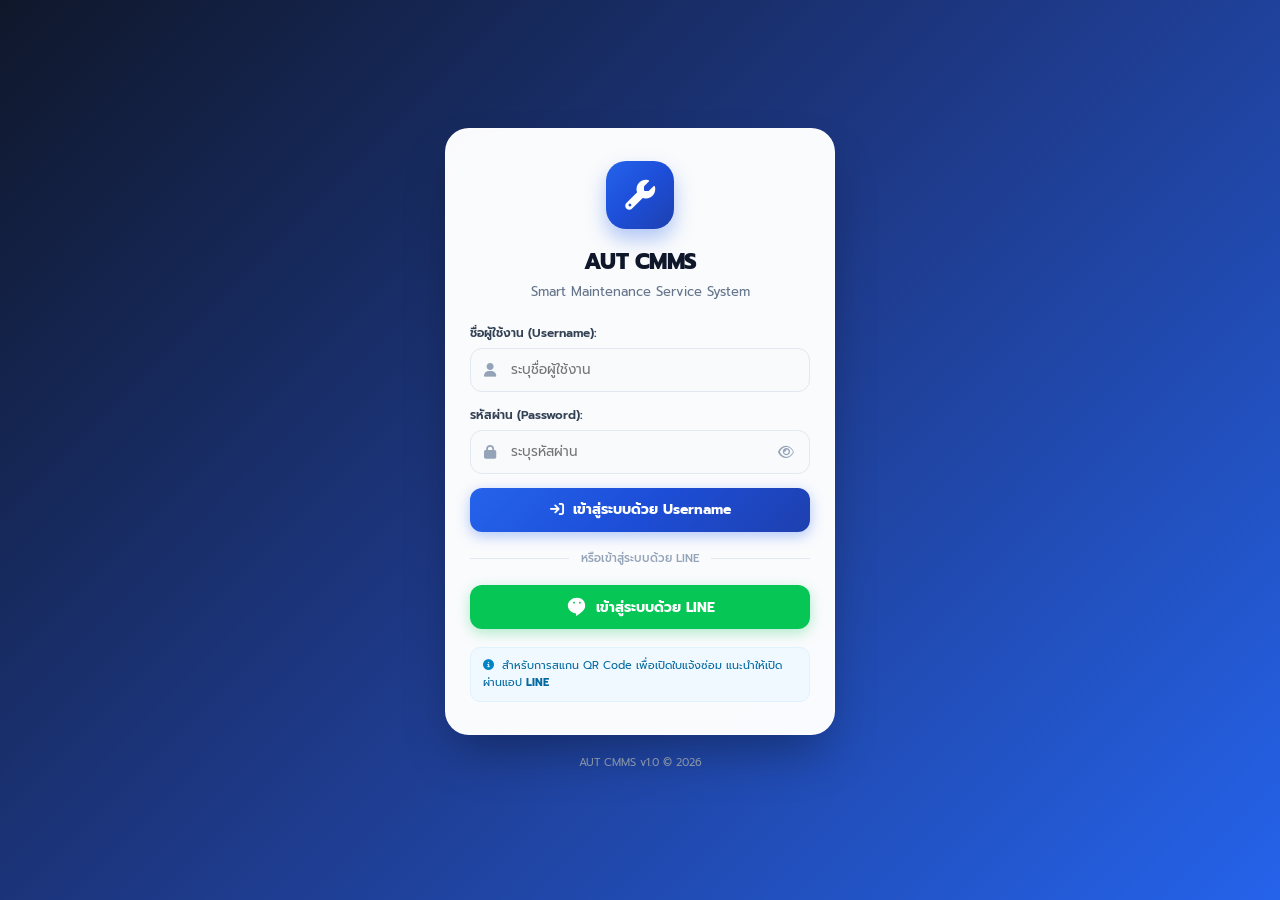
<file: profile.html>
<!DOCTYPE html>
<html lang="th">
<head>
  <meta charset="UTF-8" />
  <link rel="icon" type="image/x-icon" href="favicon.ico" />
  <meta name="viewport" content="width=device-width, initial-scale=1.0" />
  <title>AUT CMMS - ข้อมูลส่วนตัว</title>

  <!-- Central Stylesheet -->
  <link rel="stylesheet" href="css/style.css" />

  <!-- FontAwesome -->
  <link rel="stylesheet" href="https://cdnjs.cloudflare.com/ajax/libs/font-awesome/6.7.2/css/all.min.css" />

  <!-- LINE LIFF SDK -->
  <script charset="utf-8" src="https://static.line-scdn.net/liff/edge/2/sdk.js"></script>

  <style>
    .profile-hero {
      text-align: center;
      padding: 22px 16px;
      background: white;
      border-radius: var(--radius-lg);
      border: 1px solid var(--border-color);
      margin-bottom: 14px;
      box-shadow: var(--shadow-sm);
    }

    .avatar-wrapper {
      position: relative;
      display: inline-block;
      margin-bottom: 10px;
    }

    .avatar-img {
      width: 72px;
      height: 72px;
      border-radius: var(--radius-full);
      border: 3px solid var(--primary);
      object-fit: cover;
      box-shadow: 0 4px 12px rgba(37, 99, 235, 0.2);
    }

    .line-badge {
      position: absolute;
      bottom: 0;
      right: 0;
      background: #06c755;
      color: white;
      width: 22px;
      height: 22px;
      border-radius: 50%;
      display: flex;
      align-items: center;
      justify-content: center;
      font-size: 11px;
      border: 2px solid white;
    }

    .uid-pill {
      display: inline-flex;
      align-items: center;
      gap: 6px;
      background: #f1f5f9;
      color: var(--text-muted);
      padding: 4px 10px;
      border-radius: var(--radius-full);
      font-size: 11px;
      margin-top: 6px;
      cursor: pointer;
    }

    .uid-pill:active {
      background: #e2e8f0;
    }

    .info-readonly-card {
      background: #f8fafc;
      border: 1px solid var(--border-color);
      border-radius: var(--radius-md);
      padding: 12px;
      margin-bottom: 14px;
      display: grid;
      grid-template-columns: 1fr 1fr;
      gap: 10px;
      font-size: 11.5px;
    }

    .info-item label {
      display: block;
      color: var(--text-muted);
      font-size: 10.5px;
      margin-bottom: 2px;
    }

    .info-item span {
      font-weight: 600;
      color: var(--text-main);
    }

    .password-wrapper {
      position: relative;
    }

    .password-toggle-btn {
      position: absolute;
      right: 10px;
      top: 50%;
      transform: translateY(-50%);
      background: none;
      border: none;
      color: var(--text-muted);
      cursor: pointer;
      padding: 4px;
      font-size: 13px;
    }
  </style>
</head>
<body>

  <!-- Loading Overlay -->
  <div id="loadingOverlay">
    <div class="loading-icon-wrapper">
      <div class="loading-spinner"></div>
      <i class="fa-solid fa-user loading-tool-icon"></i>
    </div>
    <div id="loadingText">กำลังโหลดข้อมูลโปรไฟล์...</div>
    <div id="loadingSubText">กรุณารอสักครู่</div>
    <div class="loading-progress">
      <div class="loading-progress-bar"></div>
    </div>
  </div>

  <!-- App Container -->
  <div class="app-container">

    <!-- Header -->
    <header class="app-header">
      <div class="header-brand">
        <a href="index.html" class="header-icon-btn" style="text-decoration: none;" title="กลับ">
          <i class="fa-solid fa-arrow-left"></i>
        </a>
        <div>
          <h1 class="header-title">ข้อมูลส่วนตัว</h1>
          <p class="header-subtitle">โปรไฟล์และบัญชีผู้ใช้งาน</p>
        </div>
      </div>
      <div class="header-actions">
        <button class="header-icon-btn" onclick="copyUserId()" title="คัดลอก LINE UID">
          <i class="fa-regular fa-copy"></i>
        </button>
      </div>
    </header>

    <!-- Main Content Area -->
    <main class="main-content fade-in">

      <!-- Profile Hero Card -->
      <div class="profile-hero">
        <div class="avatar-wrapper">
          <img id="avatarImage" src="https://ui-avatars.com/api/?name=User&background=2563eb&color=fff" alt="User Avatar" class="avatar-img" />
          <div class="line-badge" title="LINE Verified">
            <i class="fa-brands fa-line"></i>
          </div>
        </div>

        <h2 id="heroDisplayName" style="font-size: 16px; font-weight: 700; color: var(--text-main); margin-bottom: 2px;">
          ผู้ใช้งาน LINE
        </h2>
        <p id="heroDept" style="font-size: 11.5px; color: var(--primary); font-weight: 600;">
          <i class="fa-solid fa-building-user" style="margin-right: 4px;"></i><span id="heroDeptText">-</span>
        </p>

        <div class="uid-pill" onclick="copyUserId()" title="แตะเพื่อคัดลอก LINE UID">
          <i class="fa-regular fa-id-badge"></i>
          <span id="displayUserId">LINE ID: -</span>
          <i class="fa-regular fa-copy" style="font-size: 10px;"></i>
        </div>
      </div>

      <!-- Read-only Account Info (จาก Sheet Users) -->
      <div class="info-readonly-card">
        <div class="info-item">
          <label><i class="fa-solid fa-user-check"></i> ชื่อ-นามสกุล (Name)</label>
          <span id="infoName">-</span>
        </div>
        <div class="info-item">
          <label><i class="fa-solid fa-id-card-clip"></i> รหัสพนักงาน (Emp Code)</label>
          <span id="infoEmpCode">-</span>
        </div>
        <div class="info-item" style="grid-column: span 2;">
          <label><i class="fa-solid fa-envelope"></i> อีเมล (Email)</label>
          <span id="infoEmail">-</span>
        </div>
      </div>

      <!-- Technician View Shortcut -->
      <a href="technician.html" style="text-decoration: none; display: block; margin-bottom: 14px;">
        <div class="card" style="background: linear-gradient(135deg, #0284c7 0%, #0369a1 100%); color: white; padding: 12px 14px; display: flex; align-items: center; justify-content: space-between; border: none; margin-bottom: 0;">
          <div style="display: flex; align-items: center; gap: 10px;">
            <i class="fa-solid fa-toolbox" style="font-size: 20px; color: #bae6fd;"></i>
            <div>
              <div style="font-size: 13px; font-weight: 700;">เข้าสู่หน้างานช่างซ่อมบำรุง (MT)</div>
              <div style="font-size: 11px; opacity: 0.85;">จัดการใบงานและบันทึกปิดงานซ่อม</div>
            </div>
          </div>
          <i class="fa-solid fa-arrow-right" style="font-size: 13px;"></i>
        </div>
      </a>

      <!-- Edit Profile Form (แก้ไขเฉพาะ 4 ฟิลด์ตามที่กำหนด) -->
      <div class="card">
        <div class="card-header">
          <span class="card-title">
            <i class="fa-solid fa-pen-to-square" style="color: var(--primary);"></i>
            แก้ไขข้อมูลผู้ใช้งาน
          </span>
          <span style="font-size: 10.5px; color: var(--text-muted);">
            <span class="required">*</span> ข้อมูลที่อนุญาตให้แก้ไข
          </span>
        </div>

        <form id="profileForm" onsubmit="handleProfileSubmit(event)">

          <!-- 1. display_name -->
          <div class="form-group">
            <label class="form-label">
              ชื่อแสดงในระบบ (Display Name) <span class="required">*</span>
            </label>
            <input
              type="text"
              id="profDisplayName"
              name="display_name"
              required
              placeholder="เช่น ช่างสมชาย, วิศวกรตั้ม"
              class="form-input"
            />
          </div>

          <!-- 2. dept_code -->
          <div class="form-group">
            <label class="form-label">
              รหัสแผนก (Dept Code) <span class="required">*</span>
            </label>
            <input
              type="text"
              id="profDeptCode"
              name="dept_code"
              required
              placeholder="เช่น MT, PP, QA, WH"
              list="dept-options"
              class="form-input"
            />
            <datalist id="dept-options">
              <option value="MT" label="MT - ฝ่ายซ่อมบำรุง"></option>
              <option value="PP" label="PP - ฝ่ายผลิต"></option>
              <option value="QA" label="QA - ควบคุมคุณภาพ"></option>
              <option value="QC" label="QC - ตรวจสอบคุณภาพ"></option>
              <option value="WH" label="WH - คลังสินค้า"></option>
              <option value="ENG" label="ENG - วิศวกรรม"></option>
              <option value="IT" label="IT - เทคโนโลยีสารสนเทศ"></option>
              <option value="HR" label="HR - ฝ่ายบุคคล"></option>
            </datalist>
          </div>

          <!-- 3. username -->
          <div class="form-group">
            <label class="form-label">
              ชื่อผู้ใช้งาน (Username) <span class="required">*</span>
            </label>
            <input
              type="text"
              id="profUsername"
              name="username"
              required
              placeholder="เช่น somchai.m"
              class="form-input"
            />
          </div>

          <!-- 4. password -->
          <div class="form-group">
            <label class="form-label">
              รหัสผ่าน (Password) <span class="required">*</span>
            </label>
            <div class="password-wrapper">
              <input
                type="password"
                id="profPassword"
                name="password"
                required
                placeholder="ระบุรหัสผ่านเข้าสู่ระบบ"
                class="form-input"
                style="padding-right: 36px;"
              />
              <button
                type="button"
                id="togglePassBtn"
                onclick="togglePasswordVisibility()"
                class="password-toggle-btn"
                title="แสดง/ซ่อนรหัสผ่าน"
              >
                <i id="togglePassIcon" class="fa-regular fa-eye"></i>
              </button>
            </div>
          </div>

          <!-- Save Button -->
          <button type="submit" id="saveProfileBtn" class="btn-primary" style="margin-top: 12px;">
            <i class="fa-solid fa-floppy-disk"></i> บันทึกการเปลี่ยนแปลง
          </button>
        </form>
      </div>

      <!-- Account Actions Card -->
      <div class="card">
        <div class="card-header">
          <span class="card-title">
            <i class="fa-solid fa-shield-halved" style="color: var(--secondary);"></i>
            การจัดการบัญชี
          </span>
        </div>

        <div style="display: flex; flex-direction: column; gap: 8px;">
          <!-- ปุ่มเข้าสู่ระบบ (Login) -->
          <a href="login.html" id="btnGoLogin" onclick="if(window.LiffAuth&&window.LiffAuth.getNavigationUrl){this.href=window.LiffAuth.getNavigationUrl('login.html');}" class="btn-primary" style="background: var(--primary-gradient); color: white; font-size: 12px; padding: 10px; text-decoration: none; display: flex; align-items: center; justify-content: center; gap: 6px;">
            <i class="fa-solid fa-arrow-right-to-bracket"></i> เข้าสู่ระบบด้วยบัญชีอื่น (Login)
          </a>

          <!-- ปุ่ม Login ด้วย LINE (แสดงเฉพาะเมื่อยังไม่ได้ login ผ่าน LINE) -->
          <button id="btnLineLogin" onclick="loginWithLine()" class="btn-primary" style="background: #06C755; color: white; font-size: 12px; padding: 10px; border: 1px solid #05b34a; display: none;">
            <i class="fa-brands fa-line"></i> เข้าสู่ระบบด้วย LINE
          </button>

          <button onclick="clearCacheAndReload()" class="btn-primary" style="background: #f1f5f9; color: var(--text-main); font-size: 12px; padding: 10px; border: 1px solid var(--border-color);">
            <i class="fa-solid fa-rotate-right"></i> ล้างแคชและรีโหลดหน้าใหม่
          </button>
          
          <button onclick="LiffAuth.logout()" class="btn-primary" style="background: #fef2f2; color: #dc2626; font-size: 12px; padding: 10px; border: 1px solid #fecaca;">
            <i class="fa-solid fa-right-from-bracket"></i> ออกจากระบบ (Logout)
          </button>
        </div>
      </div>

    </main>

    <!-- Bottom Navigation -->
    <nav class="bottom-nav">
      <a href="index.html" class="nav-item">
        <i class="fa-solid fa-house"></i>
        <span>หน้าหลัก</span>
      </a>

      <a href="tracking.html" class="nav-item">
        <i class="fa-solid fa-list-check"></i>
        <span>ติดตามงาน</span>
      </a>

      <a href="create-ticket.html" class="nav-item-highlight" title="แจ้งซ่อม">
        <i class="fa-solid fa-plus"></i>
      </a>

      <a href="tracking.html?filter=history" class="nav-item">
        <i class="fa-solid fa-clock-rotate-left"></i>
        <span>ประวัติ</span>
      </a>

      <a href="profile.html" class="nav-item active">
        <i class="fa-solid fa-user"></i>
        <span>โปรไฟล์</span>
      </a>
    </nav>

  </div>

  <!-- Shared Scripts -->
  <script src="js/liff-auth.js"></script>
  <script src="js/api.js"></script>

  <script>
    let activeUser = null;
    let currentUserProfile = {};

    window.addEventListener("load", async () => {
      LiffAuth.showLoading("กำลังโหลดข้อมูลโปรไฟล์...", "กรุณารอสักครู่");

      try {
        activeUser = await LiffAuth.init({
          requiredAuth: true,
          onReady: (user) => {
            if (!user || !user.isLoggedIn || !user.userId) {
              const navUrl = (window.LiffAuth && window.LiffAuth.getNavigationUrl)
                ? window.LiffAuth.getNavigationUrl("login.html")
                : "login.html";
              window.location.href = navUrl;
              return;
            }
            renderLiffUser(user);
            setupLoginButton(user);
          }
        });

        if (!activeUser || !activeUser.isLoggedIn || !activeUser.userId) {
          const navUrl = (window.LiffAuth && window.LiffAuth.getNavigationUrl)
            ? window.LiffAuth.getNavigationUrl("login.html")
            : "login.html";
          window.location.href = navUrl;
          return;
        }

        const userId = activeUser ? activeUser.userId : "";
        if (userId) {
          await loadUserProfileFromSheet(userId);
        }

        // ตรวจสอบสถานะ login อีกครั้งหลัง load ข้อมูลเสร็จ
        setupLoginButton(activeUser);
      } catch (err) {
        console.error("Profile Init Error:", err);
        const navUrl = (window.LiffAuth && window.LiffAuth.getNavigationUrl)
          ? window.LiffAuth.getNavigationUrl("login.html")
          : "login.html";
        window.location.href = navUrl;
      } finally {
        LiffAuth.hideLoading();
      }
    });

    /**
     * แสดงข้อมูลจาก LINE LIFF ขั้นต้น
     */
    function renderLiffUser(user) {
      if (!user) return;

      const avatarEl = document.getElementById("avatarImage");
      const nameEl = document.getElementById("heroDisplayName");
      const uidEl = document.getElementById("displayUserId");

      if (avatarEl && user.pictureUrl) avatarEl.src = user.pictureUrl;
      if (nameEl) nameEl.textContent = user.displayName || "ผู้ใช้งาน LINE";
      if (uidEl) {
        const shortId = user.userId ? `${user.userId.substring(0, 12)}...` : "Guest";
        uidEl.textContent = `LINE UID: ${shortId}`;
      }

      // ค่าเริ่มต้นของ display_name จาก LINE ถ้ายังไม่มี
      const dispInput = document.getElementById("profDisplayName");
      if (dispInput && !dispInput.value && user.displayName) {
        dispInput.value = user.displayName;
      }
    }

    /**
     * ดึงข้อมูลผู้ใช้จาก Google Sheet Users ตาม userId
     */
    async function loadUserProfileFromSheet(userId) {
      // 1. ลองดึงจาก LocalStorage ก่อน
      const cached = localStorage.getItem(`cmms_user_sheet_${userId}`);
      if (cached) {
        try {
          currentUserProfile = JSON.parse(cached);
          populateProfileData(currentUserProfile);
        } catch (e) {
          console.warn("Cached profile parse error:", e);
        }
      }

      // 2. เรียก API GAS ดึงข้อมูลล่าสุด
      try {
        const res = await CmmsApi.getUserProfile(userId);
        if (res && res.status === "success" && res.data) {
          currentUserProfile = res.data;
          localStorage.setItem(`cmms_user_sheet_${userId}`, JSON.stringify(currentUserProfile));
          populateProfileData(currentUserProfile);
        }
      } catch (e) {
        console.warn("Could not fetch remote user profile from GAS:", e);
      }
    }

    /**
     * แสดงผลข้อมูลลงฟิลด์ต่างๆ ตามโครงสร้าง Sheet Users:
     * userId | name | email | display_name | picture_url | dept_code | emp_code | username | password
     */
    function populateProfileData(data) {
      if (!data) return;

      // ข้อมูล Read-Only
      if (data.name) document.getElementById("infoName").textContent = data.name;
      if (data.emp_code || data.empCode) document.getElementById("infoEmpCode").textContent = data.emp_code || data.empCode;
      if (data.email) document.getElementById("infoEmail").textContent = data.email;
      if (data.picture_url || data.pictureUrl) {
        document.getElementById("avatarImage").src = data.picture_url || data.pictureUrl;
      }

      // ข้อมูล 4 ฟิลด์ที่แก้ไขได้
      const displayNameVal = data.display_name || data.displayName || "";
      const deptCodeVal = data.dept_code || data.deptCode || "";
      const usernameVal = data.username || "";
      const passwordVal = data.password || "";

      if (displayNameVal) {
        document.getElementById("profDisplayName").value = displayNameVal;
        document.getElementById("heroDisplayName").textContent = displayNameVal;
      }

      if (deptCodeVal) {
        document.getElementById("profDeptCode").value = deptCodeVal;
        document.getElementById("heroDeptText").textContent = `แผนก ${deptCodeVal}`;
      } else {
        document.getElementById("heroDeptText").textContent = "CMMS Member";
      }

      if (usernameVal) {
        document.getElementById("profUsername").value = usernameVal;
      }

      if (passwordVal) {
        if (typeof passwordVal === "string" && (passwordVal.startsWith("$2a$") || passwordVal.startsWith("$2b$"))) {
          document.getElementById("profPassword").value = "";
          document.getElementById("profPassword").placeholder = "•••••••• (เข้ารหัสแล้ว - ระบุเพื่อเปลี่ยนใหม่)";
        } else {
          document.getElementById("profPassword").value = passwordVal;
        }
      }
    }

    /**
     * บันทึกข้อมูลเฉพาะ 4 ฟิลด์: display_name, dept_code, username, password + รูปโปรไฟล์
     */
    async function handleProfileSubmit(e) {
      e.preventDefault();

      const btn = document.getElementById("saveProfileBtn");
      btn.disabled = true;
      btn.innerHTML = `<i class="fa-solid fa-spinner fa-spin"></i> กำลังบันทึก...`;

      LiffAuth.showLoading("กำลังบันทึกข้อมูล...", "กรุณารอสักครู่");

      const userId = activeUser ? activeUser.userId : (currentUserProfile.userId || "guest");
      const displayName = document.getElementById("profDisplayName").value.trim();
      const deptCode = document.getElementById("profDeptCode").value.trim();
      const username = document.getElementById("profUsername").value.trim();
      const password = document.getElementById("profPassword").value.trim();
      const pictureUrl = (activeUser && activeUser.pictureUrl) || 
                         (currentUserProfile && (currentUserProfile.picture_url || currentUserProfile.pictureUrl)) || 
                         (document.getElementById("avatarImage") ? document.getElementById("avatarImage").src : "") || "";

      // เตรียม Payload ครอบคลุมทั้ง snake_case และ camelCase พร้อมรูปภาพ
      const payload = {
        userId: userId,
        name: displayName,
        displayName: displayName,
        display_name: displayName,
        pictureUrl: pictureUrl,
        picture_url: pictureUrl,
        deptCode: deptCode,
        dept_code: deptCode,
        username: username
      };

      // ส่งรหัสผ่านเฉพาะเมื่อผู้ใช้กรอกรหัสใหม่ (ป้องกันการทับ crypt hash เดิมด้วยค่าว่าง)
      if (password) {
        payload.password = password;
      }

      // บันทึกลง LocalStorage ทันที
      const updatedProfile = {
        ...currentUserProfile,
        ...payload
      };
      currentUserProfile = updatedProfile;
      localStorage.setItem(`cmms_user_sheet_${userId}`, JSON.stringify(updatedProfile));

      // อัปเดตข้อมูล Session ของ User สำหรับ Dashboard ด้วย
      if (activeUser) {
        activeUser.displayName = displayName;
        activeUser.display_name = displayName;
        activeUser.dept_code = deptCode;
        activeUser.username = username;
        LiffAuth.saveUser(activeUser);
      }

      // อัปเดต UI ทันที
      document.getElementById("heroDisplayName").textContent = displayName;
      document.getElementById("heroDeptText").textContent = deptCode ? `แผนก ${deptCode}` : "CMMS Member";

      try {
        const res = await CmmsApi.updateUserProfile(userId, payload);
        LiffAuth.hideLoading();

        if (res && res.status === "success") {
          alert("บันทึกข้อมูลส่วนตัวเรียบร้อยแล้ว ✅");
          if (res.data) {
            currentUserProfile = { ...currentUserProfile, ...res.data };
            localStorage.setItem(`cmms_user_sheet_${userId}`, JSON.stringify(currentUserProfile));
            populateProfileData(currentUserProfile);
          }
        } else {
          alert("แจ้งเตือน: " + (res?.message || "ไม่สามารถบันทึกข้อมูลไปยังฐานข้อมูลได้"));
        }
      } catch (err) {
        LiffAuth.hideLoading();
        console.error("API update profile error:", err);
        alert("เกิดข้อผิดพลาดในการเชื่อมต่อเซิร์ฟเวอร์: " + (err.message || err));
      } finally {
        btn.disabled = false;
        btn.innerHTML = `<i class="fa-solid fa-floppy-disk"></i> บันทึกการเปลี่ยนแปลง`;
      }
    }

    /**
     * สลับการแสดง / ซ่อนรหัสผ่าน
     */
    function togglePasswordVisibility() {
      const passInput = document.getElementById("profPassword");
      const icon = document.getElementById("togglePassIcon");
      if (passInput.type === "password") {
        passInput.type = "text";
        icon.classList.remove("fa-eye");
        icon.classList.add("fa-eye-slash");
      } else {
        passInput.type = "password";
        icon.classList.remove("fa-eye-slash");
        icon.classList.add("fa-eye");
      }
    }

    /**
     * คัดลอก LINE User ID
     */
    function copyUserId() {
      const uid = activeUser ? activeUser.userId : (currentUserProfile.userId || "");
      if (!uid) {
        alert("ไม่พบรหัสผู้ใช้งาน");
        return;
      }

      navigator.clipboard.writeText(uid).then(() => {
        alert("คัดลอก LINE User ID เรียบร้อยแล้ว:\n" + uid);
      }).catch(() => {
        prompt("LINE User ID ของคุณคือ:", uid);
      });
    }

    /**
     * ล้างแคชและรีโหลดหน้าใหม่
     */
    function clearCacheAndReload() {
      if (confirm("คุณต้องการล้างข้อมูลแคชและรีโหลดหน้าใหม่ใช่หรือไม่?")) {
        localStorage.clear();
        sessionStorage.clear();
        // บังคับรีโหลดหน้าเว็บใหม่โดยเพิ่ม timestamp ป้องกันแคชใน LINE WebView
        try {
          const url = new URL(window.location.href);
          url.searchParams.set("_t", Date.now().toString());
          window.location.replace(url.toString());
        } catch (e) {
          window.location.reload();
        }
      }
    }

    /**
     * แสดง/ซ่อนปุ่ม LINE Login ตามสถานะการ login
     */
    function setupLoginButton(user) {
      const btnLineLogin = document.getElementById("btnLineLogin");
      if (!btnLineLogin) return;

      // แสดงปุ่มถ้ายังไม่ได้ login ผ่าน LINE
      if (user && user.authSource === "liff" && user.isLoggedIn) {
        btnLineLogin.style.display = "none";
      } else {
        btnLineLogin.style.display = "flex";
      }
    }

    /**
     * เข้าสู่ระบบด้วย LINE
     */
    async function loginWithLine() {
      const btn = document.getElementById("btnLineLogin");
      btn.disabled = true;
      btn.innerHTML = `<i class="fa-solid fa-spinner fa-spin"></i> กำลังเชื่อมต่อ...`;

      try {
        if (typeof liff === "undefined") {
          throw new Error("ไม่สามารถโหลด LINE LIFF SDK ได้ กรุณาเชื่อมต่ออินเทอร์เน็ต");
        }

        await liff.init({ liffId: LiffAuth.DEFAULT_LIFF_ID });

        if (!liff.isLoggedIn()) {
          liff.login();
        } else {
          location.reload();
        }
      } catch (err) {
        console.error("Login error:", err);
        alert(err.message || "เกิดข้อผิดพลาด กรุณาลองใหม่อีกครั้ง");
        btn.disabled = false;
        btn.innerHTML = `<i class="fa-brands fa-line"></i> เข้าสู่ระบบด้วย LINE`;
      }
    }
  </script>
</body>
</html>
</file>
<file: css/style.css>
/* ==========================================================================
   AUT CMMS - Smart Service Central Stylesheet
   ========================================================================== */

@import url('https://fonts.googleapis.com/css2?family=Prompt:wght@300;400;500;600;700&display=swap');

:root {
  --primary: #2563eb;
  --primary-hover: #1d4ed8;
  --primary-light: #eff6ff;
  --primary-gradient: linear-gradient(135deg, #2563eb 0%, #1d4ed8 50%, #1e40af 100%);
  --secondary: #64748b;
  --success: #10b981;
  --success-light: #ecfdf5;
  --warning: #f59e0b;
  --warning-light: #fffbeb;
  --danger: #ef4444;
  --danger-light: #fef2f2;
  --info: #06b6d4;
  --info-light: #ecfeff;
  
  --bg-main: #f8fafc;
  --bg-card: #ffffff;
  --text-main: #0f172a;
  --text-muted: #64748b;
  --text-sub: #94a3b8;
  --border-color: #e2e8f0;
  
  --shadow-sm: 0 1px 2px 0 rgb(0 0 0 / 0.05);
  --shadow-md: 0 4px 6px -1px rgb(0 0 0 / 0.1), 0 2px 4px -2px rgb(0 0 0 / 0.1);
  --shadow-lg: 0 10px 15px -3px rgb(0 0 0 / 0.1), 0 4px 6px -4px rgb(0 0 0 / 0.1);
  --shadow-glow: 0 10px 25px -5px rgba(37, 99, 235, 0.25);
  
  --radius-sm: 8px;
  --radius-md: 12px;
  --radius-lg: 16px;
  --radius-full: 9999px;
  
  --header-height: 60px;
  --bottom-nav-height: 65px;
}

* {
  box-sizing: border-box;
  margin: 0;
  padding: 0;
  -webkit-tap-highlight-color: transparent;
}

html, body {
  width: 100%;
  min-height: 100%;
  background-color: var(--bg-main);
  color: var(--text-main);
  font-family: 'Prompt', -apple-system, BlinkMacSystemFont, "Segoe UI", Roboto, sans-serif;
  font-size: 14px;
  line-height: 1.5;
  -webkit-font-smoothing: antialiased;
}

/* ==========================================================================
   Layout & Container
   ========================================================================== */
.app-container {
  max-width: 480px;
  margin: 0 auto;
  min-height: 100vh;
  background-color: var(--bg-main);
  position: relative;
  display: flex;
  flex-direction: column;
  box-shadow: 0 0 30px rgba(0, 0, 0, 0.04);
}

.main-content {
  flex: 1;
  padding: 16px;
  padding-bottom: calc(var(--bottom-nav-height) + 20px);
}

/* ==========================================================================
   Header Bar
   ========================================================================== */
.app-header {
  position: sticky;
  top: 0;
  z-index: 40;
  background: rgba(255, 255, 255, 0.95);
  backdrop-filter: blur(12px);
  border-bottom: 1px solid var(--border-color);
  height: var(--header-height);
  display: flex;
  align-items: center;
  justify-content: space-between;
  padding: 0 16px;
}

.header-brand {
  display: flex;
  align-items: center;
  gap: 10px;
}

.header-logo {
  width: 36px;
  height: 36px;
  border-radius: var(--radius-md);
  background: var(--primary-gradient);
  display: flex;
  align-items: center;
  justify-content: center;
  color: white;
  font-size: 16px;
  box-shadow: 0 4px 10px rgba(37, 99, 235, 0.25);
}

.header-title {
  font-size: 15px;
  font-weight: 700;
  color: var(--text-main);
  line-height: 1.2;
}

.header-subtitle {
  font-size: 11px;
  color: var(--text-muted);
  font-weight: 400;
}

.header-actions {
  display: flex;
  align-items: center;
  gap: 8px;
}

.header-icon-btn {
  width: 36px;
  height: 36px;
  border-radius: var(--radius-md);
  border: 1px solid var(--border-color);
  background: white;
  color: var(--text-muted);
  display: flex;
  align-items: center;
  justify-content: center;
  cursor: pointer;
  transition: all 0.2s;
}

.header-icon-btn:hover, .header-icon-btn:active {
  background: var(--primary-light);
  color: var(--primary);
  border-color: #bfdbfe;
}

/* ==========================================================================
   Bottom Navigation Bar
   ========================================================================== */
.bottom-nav {
  position: fixed;
  bottom: 0;
  left: 50%;
  transform: translateX(-50%);
  width: 100%;
  max-width: 480px;
  height: var(--bottom-nav-height);
  background: rgba(255, 255, 255, 0.96);
  backdrop-filter: blur(16px);
  border-top: 1px solid var(--border-color);
  display: flex;
  align-items: center;
  justify-content: space-around;
  padding: 0 8px;
  z-index: 50;
  box-shadow: 0 -4px 16px rgba(0, 0, 0, 0.03);
}

.nav-item {
  display: flex;
  flex-direction: column;
  align-items: center;
  justify-content: center;
  gap: 3px;
  color: var(--text-muted);
  text-decoration: none;
  font-size: 10px;
  font-weight: 500;
  padding: 6px 12px;
  border-radius: var(--radius-md);
  transition: all 0.2s ease;
  flex: 1;
}

.nav-item i {
  font-size: 16px;
  transition: transform 0.2s ease;
}

.nav-item.active {
  color: var(--primary);
  font-weight: 600;
}

.nav-item.active i {
  transform: translateY(-2px);
}

.nav-item-highlight {
  position: relative;
  top: -12px;
  background: var(--primary-gradient);
  color: white !important;
  width: 48px;
  height: 48px;
  border-radius: var(--radius-full);
  display: flex;
  align-items: center;
  justify-content: center;
  box-shadow: 0 8px 16px rgba(37, 99, 235, 0.35);
  border: 3px solid white;
  flex: 0 0 48px;
  transition: transform 0.2s cubic-bezier(0.34, 1.56, 0.64, 1);
}

.nav-item-highlight:active {
  transform: scale(0.92);
}

.nav-item-highlight i {
  font-size: 18px;
  color: white;
}

/* ==========================================================================
   Cards & UI Components
   ========================================================================== */
.card {
  background: var(--bg-card);
  border-radius: var(--radius-lg);
  border: 1px solid var(--border-color);
  padding: 16px;
  margin-bottom: 14px;
  box-shadow: var(--shadow-sm);
}

.card-header {
  display: flex;
  align-items: center;
  justify-content: space-between;
  margin-bottom: 12px;
}

.card-title {
  font-size: 13px;
  font-weight: 700;
  color: var(--text-main);
  display: flex;
  align-items: center;
  gap: 8px;
}

/* Profile Hero Card */
.profile-card {
  background: linear-gradient(135deg, #1e3a8a 0%, #2563eb 50%, #3b82f6 100%);
  color: white;
  border-radius: var(--radius-lg);
  padding: 18px;
  margin-bottom: 16px;
  box-shadow: var(--shadow-glow);
  position: relative;
  overflow: hidden;
}

.profile-card::before {
  content: "";
  position: absolute;
  top: -50%;
  right: -20%;
  width: 200px;
  height: 200px;
  border-radius: 50%;
  background: rgba(255, 255, 255, 0.08);
  pointer-events: none;
}

.profile-avatar {
  width: 48px;
  height: 48px;
  border-radius: var(--radius-full);
  border: 2px solid rgba(255, 255, 255, 0.8);
  object-fit: cover;
  background: rgba(255, 255, 255, 0.2);
}

/* Quick Stats Grid */
.stats-grid {
  display: grid;
  grid-template-columns: repeat(2, 1fr);
  gap: 10px;
  margin-bottom: 16px;
}

.stat-box {
  background: white;
  border: 1px solid var(--border-color);
  border-radius: var(--radius-md);
  padding: 12px 14px;
  display: flex;
  align-items: center;
  gap: 12px;
  box-shadow: var(--shadow-sm);
  transition: transform 0.15s ease, border-color 0.15s ease;
}

.stat-box:active {
  transform: scale(0.98);
}

.stat-icon {
  width: 38px;
  height: 38px;
  border-radius: var(--radius-md);
  display: flex;
  align-items: center;
  justify-content: center;
  font-size: 16px;
}

.stat-value {
  font-size: 18px;
  font-weight: 700;
  color: var(--text-main);
  line-height: 1.1;
}

.stat-label {
  font-size: 11px;
  color: var(--text-muted);
}

/* Quick Actions Grid */
.action-grid {
  display: grid;
  grid-template-columns: repeat(4, 1fr);
  gap: 8px;
  margin-bottom: 16px;
}

.action-btn {
  background: white;
  border: 1px solid var(--border-color);
  border-radius: var(--radius-md);
  padding: 12px 6px;
  display: flex;
  flex-direction: column;
  align-items: center;
  justify-content: center;
  gap: 6px;
  text-decoration: none;
  color: var(--text-main);
  box-shadow: var(--shadow-sm);
  transition: all 0.2s;
}

.action-btn:active {
  transform: scale(0.95);
  background: var(--primary-light);
}

.action-btn-icon {
  width: 36px;
  height: 36px;
  border-radius: var(--radius-md);
  display: flex;
  align-items: center;
  justify-content: center;
  font-size: 16px;
}

.action-btn-label {
  font-size: 10.5px;
  font-weight: 600;
  text-align: center;
}

/* ==========================================================================
   Form Controls
   ========================================================================== */
.form-group {
  margin-bottom: 14px;
}

.form-label {
  display: block;
  font-size: 11px;
  font-weight: 600;
  color: var(--text-muted);
  margin-bottom: 6px;
}

.form-label .required {
  color: var(--danger);
  margin-left: 2px;
}

.form-input, .form-select, .form-textarea {
  width: 100%;
  padding: 10px 14px;
  background-color: #f8fafc;
  border: 1px solid var(--border-color);
  border-radius: var(--radius-md);
  color: var(--text-main);
  font-family: inherit;
  font-size: 13px;
  transition: all 0.2s;
  outline: none;
}

.form-input:focus, .form-select:focus, .form-textarea:focus {
  background-color: #ffffff;
  border-color: var(--primary);
  box-shadow: 0 0 0 3px rgba(37, 99, 235, 0.12);
}

.form-textarea {
  resize: vertical;
  min-height: 80px;
}

/* Primary Button */
.btn-primary {
  width: 100%;
  padding: 12px 18px;
  background: var(--primary-gradient);
  color: white;
  border: none;
  border-radius: var(--radius-md);
  font-size: 13px;
  font-weight: 600;
  cursor: pointer;
  display: flex;
  align-items: center;
  justify-content: center;
  gap: 8px;
  box-shadow: var(--shadow-md);
  transition: all 0.2s;
}

.btn-primary:active {
  transform: scale(0.98);
}

.btn-primary:disabled {
  opacity: 0.6;
  cursor: not-allowed;
}

/* Status Badges */
.badge {
  display: inline-flex;
  align-items: center;
  gap: 4px;
  padding: 3px 8px;
  border-radius: var(--radius-full);
  font-size: 10.5px;
  font-weight: 600;
}

.badge-pending {
  background: #fef3c7;
  color: #92400e;
}

.badge-progress {
  background: #dbeafe;
  color: #1e40af;
}

.badge-waiting {
  background: #ffedd5;
  color: #9a3412;
}

.badge-completed {
  background: #dcfce7;
  color: #166534;
}

.badge-rejected {
  background: #fee2e2;
  color: #991b1b;
}

/* ==========================================================================
   Ticket Items
   ========================================================================== */
.ticket-card {
  background: white;
  border: 1px solid var(--border-color);
  border-radius: var(--radius-md);
  padding: 14px;
  margin-bottom: 10px;
  box-shadow: var(--shadow-sm);
  transition: all 0.2s;
  cursor: pointer;
}

.ticket-card:active {
  background: #f8fafc;
  transform: scale(0.99);
}

.ticket-header {
  display: flex;
  align-items: center;
  justify-content: space-between;
  margin-bottom: 8px;
}

.ticket-no {
  font-size: 13px;
  font-weight: 700;
  color: var(--primary);
}

.ticket-body {
  font-size: 12px;
  color: var(--text-main);
  margin-bottom: 8px;
}

.ticket-footer {
  display: flex;
  align-items: center;
  justify-content: space-between;
  font-size: 10.5px;
  color: var(--text-sub);
  border-top: 1px dashed var(--border-color);
  padding-top: 8px;
}

/* ==========================================================================
   Loading Overlay
   ========================================================================== */
#loadingOverlay {
  position: fixed;
  inset: 0;
  width: 100%;
  height: 100%;
  background: rgba(255, 255, 255, 0.95);
  backdrop-filter: blur(8px);
  display: flex;
  flex-direction: column;
  align-items: center;
  justify-content: center;
  padding: 24px;
  z-index: 999999;
  opacity: 1;
  visibility: visible;
  transition: opacity 0.25s ease, visibility 0.25s ease;
}

#loadingOverlay.loading-hide {
  opacity: 0;
  visibility: hidden;
  pointer-events: none;
}

.loading-icon-wrapper {
  position: relative;
  width: 64px;
  height: 64px;
  display: flex;
  align-items: center;
  justify-content: center;
}

.loading-spinner {
  width: 56px;
  height: 56px;
  border: 4px solid #dbeafe;
  border-top-color: var(--primary);
  border-radius: 50%;
  animation: spin 0.8s linear infinite;
}

.loading-tool-icon {
  position: absolute;
  color: var(--primary);
  font-size: 18px;
}

#loadingText {
  margin-top: 16px;
  color: var(--text-main);
  font-size: 14px;
  font-weight: 600;
  text-align: center;
}

#loadingSubText {
  margin-top: 4px;
  color: var(--text-muted);
  font-size: 11px;
  text-align: center;
}

.loading-progress {
  width: 160px;
  height: 3px;
  margin-top: 16px;
  background: #e2e8f0;
  border-radius: var(--radius-full);
  overflow: hidden;
}

.loading-progress-bar {
  width: 35%;
  height: 100%;
  background: var(--primary);
  border-radius: var(--radius-full);
  animation: progressAnim 1.4s ease-in-out infinite;
}

@keyframes spin {
  to { transform: rotate(360deg); }
}

@keyframes progressAnim {
  0% { transform: translateX(-120%); }
  50% { transform: translateX(180%); }
  100% { transform: translateX(400%); }
}

/* ==========================================================================
   Animations & Utilities
   ========================================================================== */
.fade-in {
  animation: fadeIn 0.3s ease-in-out;
}

@keyframes fadeIn {
  from { opacity: 0; transform: translateY(6px); }
  to { opacity: 1; transform: translateY(0); }
}

.empty-state {
  text-align: center;
  padding: 32px 16px;
  color: var(--text-muted);
}

.empty-state i {
  font-size: 36px;
  color: #cbd5e1;
  margin-bottom: 10px;
}
</file>
